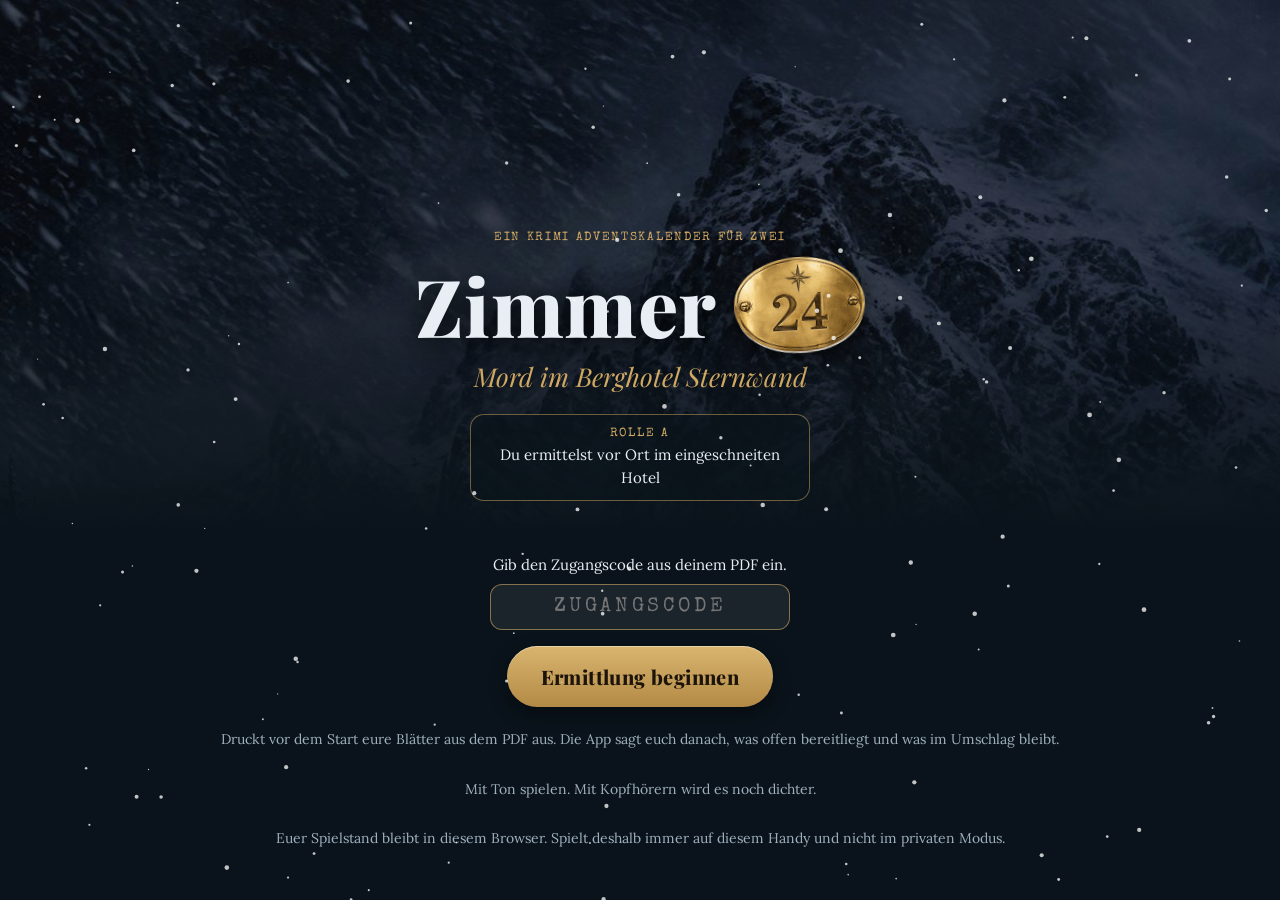
<file: index.html>
<!doctype html>
<html lang="de">
<head>
<meta charset="utf-8">
<meta name="viewport" content="width=device-width,initial-scale=1,viewport-fit=cover">
<title>Zimmer 24 · Mord im Berghotel Sternwand</title>
<meta name="theme-color" content="#0b141c">
<meta name="robots" content="noindex">
<link rel="preconnect" href="https://fonts.googleapis.com"><link rel="preconnect" href="https://fonts.gstatic.com" crossorigin>
<link href="https://fonts.googleapis.com/css2?family=Playfair+Display:ital,wght@0,600;0,800;1,600&family=Lora:ital,wght@0,400;0,600;1,400&family=Special+Elite&family=Caveat:wght@500;700&family=Barlow:wght@400;500;600;700&family=Barlow+Condensed:wght@600;700&family=Herr+Von+Muellerhoff&family=Courier+Prime:wght@400;700&display=swap" rel="stylesheet">
<link rel="stylesheet" href="style.css?v=15"><link rel="stylesheet" href="brand.css?v=15">
</head>
<body>
<canvas id="snow"></canvas>

<section id="s-start" class="screen on">
  <div class="start-bg"></div>
  <div class="start-in">
    <div class="kick">Ein Krimi Adventskalender für zwei</div>
    <h1 class="t24"><span>Zimmer</span><img src="a/schild24.png" alt="24"></h1>
    <div class="sub">Mord im Berghotel Sternwand</div>
    <div class="role-badge" id="role-badge"></div>
    <p id="giftline" class="giftline"></p>
    <div id="codebox" class="codebox">
      <p>Gib den Zugangscode aus deinem PDF ein.</p>
      <input id="code" autocomplete="off" autocapitalize="characters" placeholder="Zugangscode">
    </div>
    <button id="btn-start" class="btn big">Ermittlung beginnen</button>
    <p class="small">Druckt vor dem Start eure Blätter aus dem PDF aus. Die App sagt euch danach, was offen bereitliegt und was im Umschlag bleibt.</p>
    <p class="small">Mit Ton spielen. Mit Kopfhörern wird es noch dichter.</p>
    <p class="small">Euer Spielstand bleibt in diesem Browser. Spielt deshalb immer auf diesem Handy und nicht im privaten Modus.</p>
  </div>
</section>

<section id="s-name" class="screen">
  <div class="start-bg dim"></div>
  <div class="start-in mid">
    <div class="kick" id="name-kick"></div>
    <h2 class="h2">Wer ermittelt?</h2>
    <p class="lead2" id="name-lead"></p>
    <label class="fl"><span>Dein Name</span><input id="nm-me" maxlength="24" autocomplete="off" placeholder="Vorname"></label>
    <label class="fl"><span id="nm-pa-l"></span><input id="nm-pa" maxlength="24" autocomplete="off" placeholder="Vorname"></label>
    <button id="btn-name" class="btn big">Weiter</button>
    <p class="small">Die Namen erscheinen in der Geschichte, in Faxen und Datenbank und am Ende auf eurer Urkunde.</p>
  </div>
</section>

<section id="s-intro" class="screen">
  <div class="film" id="film"></div>
  <div class="film-sub" id="film-sub"></div>
  <div class="film-bar"><i id="film-prog"></i></div>
  <button class="btn ghost sm film-skip" id="btn-skip">Überspringen</button>
  <button class="btn big film-play" id="btn-film">Film starten</button>
  <div class="film-end" id="film-end"><p id="film-end-t"></p><button class="btn big" id="btn-film-go">Ermittlung beginnen</button></div>
</section>

<section id="s-kit" class="screen">
  <header class="top"><div><div class="kick" id="kit-kick"></div><div class="title" id="kit-title"></div></div><div class="topbtns"></div></header>
  <div class="kit-in" id="kit"></div>
</section>

<section id="s-desk" class="screen">
  <header class="top">
    <div><div class="kick" id="desk-kick"></div><div class="title">Berghotel Sternwand</div></div>
    <div class="topbtns"><button id="btn-akte" class="icon" title="Akte"></button><button id="btn-sound" class="icon" title="Ton"></button></div>
  </header>
  <div class="corridor">
    <p class="lead" id="desk-lead"></p>
    <div class="doors" id="doors"></div>
  </div>
  <p class="foot" id="deskfoot"></p>
</section>

<section id="s-day" class="screen">
  <header class="top">
    <button class="icon back" id="btn-back" title="Zurück"></button>
    <div class="ttl"><div class="kick" id="day-kick"></div><div class="title" id="day-title"></div></div>
    <div class="topbtns"><button id="btn-akte2" class="icon" title="Akte"></button></div>
  </header>
  <div class="day-in">
    <div class="scene" id="scene"></div>
    <div class="mods" id="mods"></div>
    <div class="codecard" id="codecard">
      <div class="cc-head"><span>Tagescode</span><span class="cc-note">Findet ihn nur gemeinsam</span></div>
      <div class="cc-row"><input id="daycode" autocomplete="off" autocapitalize="characters" placeholder="Code"><button class="btn" id="btn-check">Prüfen</button></div>
      <div class="hints" id="hints"></div>
    </div>
    <div class="reveal" id="reveal"></div>
  </div>
</section>

<section id="s-akte" class="screen">
  <header class="top">
    <button class="icon back" id="btn-akte-back" title="Zurück"></button>
    <div class="ttl"><div class="kick" id="akte-kick"></div><div class="title" id="akte-title"></div></div>
    <div class="topbtns"></div>
  </header>
  <div class="akte-tabs" id="akte-tabs"></div>
  <div class="akte-page" id="akte-page"></div>
</section>

<div id="viewer" class="viewer" aria-hidden="true">
  <div class="v-box"><button class="icon v-close" id="v-close" title="Schließen"></button><div id="v-body"></div></div>
</div>
<div id="toast" class="toast"></div>

<script src="tonfix.js?v=1"></script>
<script src="gate.js?v=15"></script>
<script src="icons.js?v=15"></script>
<script src="brand.js?v=15"></script>
<script src="docs.js?v=15"></script>
<script src="docs2.js?v=15"></script>
<script src="docs3.js?v=15"></script>
<script src="data.js?v=15"></script>
<script src="amb.js?v=15"></script>
<script src="app.js?v=15"></script>
<script src="days2.js?v=15"></script>
<script src="ext.js?v=15"></script>
<script src="days3.js?v=15"></script>
<script src="ext2.js?v=15"></script>
<script src="tx4.js?v=15"></script>
<script src="docs4.js?v=15"></script>
<script src="docs5.js?v=15"></script>
<script src="days4.js?v=15"></script>
<script src="ext3.js?v=15"></script>
<script src="ext4.js?v=15"></script>
<script src="ext5.js?v=15"></script>
<script src="fix.js?v=15"></script>
<div id="rot-hint"><svg viewBox="0 0 24 24"><rect x="7" y="2.5" width="10" height="19" rx="2.2"/><path d="M11 18.5h2"/></svg><b>Bitte hochkant halten</b><span>Zimmer 24 ist für das Hochformat gemacht.</span></div>
</body>
</html>
</file>
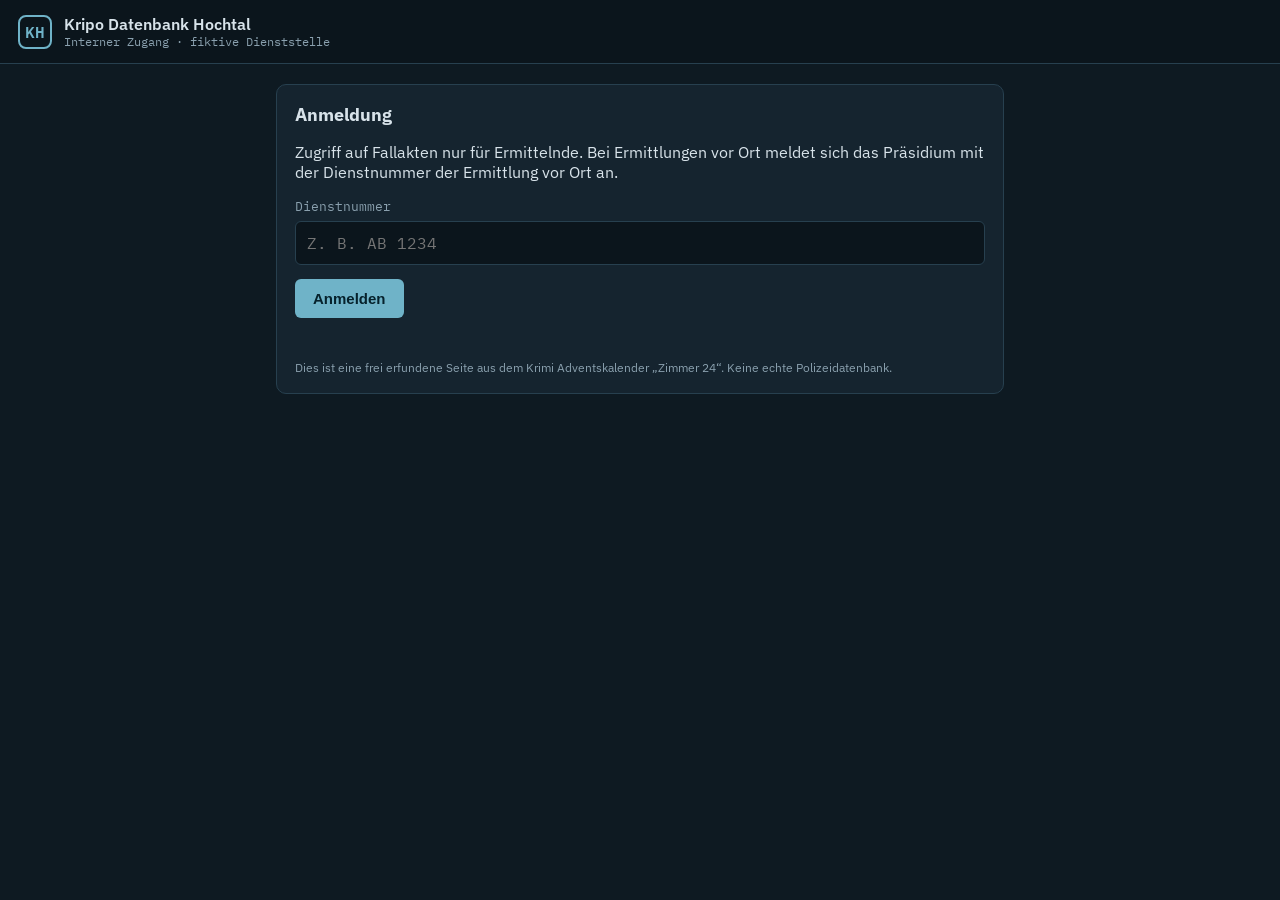
<file: db/index.html>
<!doctype html>
<html lang="de">
<head>
<meta charset="utf-8">
<meta name="viewport" content="width=device-width,initial-scale=1">
<title>Kripo Datenbank Hochtal</title>
<meta name="robots" content="noindex">
<link href="https://fonts.googleapis.com/css2?family=IBM+Plex+Mono:wght@400;600&family=IBM+Plex+Sans:wght@400;600&display=swap" rel="stylesheet">
<style>
:root{--bg:#0e1a22;--pan:#15242f;--line:#27404f;--acc:#6fb3c8;--txt:#d8e3ea;--mut:#8aa0ae;--warn:#d9a441}
*{box-sizing:border-box}body{margin:0;background:var(--bg);color:var(--txt);font-family:'IBM Plex Sans',system-ui,sans-serif;font-size:16px}
header{display:flex;align-items:center;gap:12px;padding:14px 18px;border-bottom:1px solid var(--line);background:#0b151c}
.logo{width:34px;height:34px;border:2px solid var(--acc);border-radius:8px;display:grid;place-items:center;font-family:'IBM Plex Mono';font-weight:600;color:var(--acc)}
.hn{font-weight:600}.hs{font-size:12px;color:var(--mut);font-family:'IBM Plex Mono'}
main{max-width:760px;margin:0 auto;padding:20px 16px 60px}
.box{background:var(--pan);border:1px solid var(--line);border-radius:10px;padding:18px;margin-bottom:16px}
label{display:block;font-size:13px;color:var(--mut);margin:10px 0 6px;font-family:'IBM Plex Mono'}
input{width:100%;background:#0b151c;border:1px solid var(--line);border-radius:6px;color:var(--txt);padding:11px;font-family:'IBM Plex Mono';font-size:16px;text-transform:uppercase;outline:none}
button{background:var(--acc);color:#06222c;border:0;border-radius:6px;padding:11px 18px;font-weight:600;margin-top:14px;cursor:pointer;font-size:15px}
.err{color:#e57373;font-size:14px;margin-top:10px;min-height:18px;font-family:'IBM Plex Mono'}
.fine{font-size:12px;color:var(--mut);margin-top:14px}
h2{font-size:18px;margin:0 0 10px}
.kv{display:grid;grid-template-columns:150px 1fr;gap:6px 12px;font-size:15px}.kv div:nth-child(odd){color:var(--mut);font-family:'IBM Plex Mono';font-size:13px}
.ass{display:flex;gap:14px;flex-wrap:wrap}.ass img{width:200px;max-width:100%;border-radius:6px;border:1px solid var(--line)}
.tag{display:inline-block;font-family:'IBM Plex Mono';font-size:12px;border:1px solid var(--warn);color:var(--warn);border-radius:4px;padding:1px 6px}
.lock{opacity:.55}
.hidden{display:none}
.bar{height:6px;background:#0b151c;border-radius:3px;overflow:hidden;margin-top:12px}.bar i{display:block;height:100%;width:0;background:var(--acc);transition:width 1.4s}
</style>
<style>.who{font-size:13px;color:var(--mut);margin:0 0 12px;padding:8px 12px;border:1px solid rgba(255,255,255,.12);border-radius:10px}.who b{color:inherit}</style>
</head>
<body>
<header><div class="logo">KH</div><div><div class="hn">Kripo Datenbank Hochtal</div><div class="hs">Interner Zugang · fiktive Dienststelle</div></div></header>
<main>
<div class="box" id="login">
 <h2>Anmeldung</h2>
 <p>Zugriff auf Fallakten nur für Ermittelnde. Bei Ermittlungen vor Ort meldet sich das Präsidium mit der Dienstnummer der Ermittlung vor Ort an.</p>
 <label>Dienstnummer</label><input id="dn" placeholder="z. B. AB 1234" autocomplete="off">
 <button id="go">Anmelden</button><div class="bar hidden" id="bar"><i></i></div>
 <div class="err" id="err"></div>
 <div class="fine">Dies ist eine frei erfundene Seite aus dem Krimi Adventskalender „Zimmer 24“. Keine echte Polizeidatenbank.</div>
</div>
<div id="app" class="hidden">
 <div class="who" id="who"></div>
 <div class="box"><h2>Vorgang 2412/26 · Todesermittlung</h2>
  <div class="kv"><div>Verstorbener</div><div>Wendt, Konrad, 69 Jahre</div><div>Fundort</div><div>Berghotel Sternwand, Suite 24, 4. Stock</div><div>Auffindezeit</div><div>1.12., 7:10 Uhr</div><div>Status</div><div><span class="tag">Tatort nicht erreichbar</span></div></div>
 </div>
 <div class="box"><h2>Asservat 1</h2>
  <div class="ass"><img src="../a/asservat1.jpg" alt="Asservat 1"><div class="kv" style="flex:1;min-width:220px">
   <div>Gegenstand</div><div>Eispickel, Holzschaft, Stahlkopf</div>
   <div>Fundort</div><div>Teppich neben dem Verstorbenen</div>
   <div>Anhaftungen</div><div>an der Spitze, Untersuchung folgt</div>
   <div>Gravur</div><div>Bergschule Sternwand</div>
   <div>Seriennummer</div><div><b>ES 44?1</b><br><span style="color:var(--mut);font-size:13px">dritte Ziffer durch Anhaftungen unleserlich</span></div>
  </div></div>
 </div>
 <div class="box lock"><h2>Asservat 2</h2><p>In Bearbeitung. Freigabe folgt im Lauf der Ermittlung.</p></div>
 <div class="box lock"><h2>Obduktion</h2><p>Leiche nicht erreichbar. Vorläufiger Bericht folgt.</p></div>
</div>
</main>
<script>
const H='1874abca7071fa373cbbe72d835c2715e7e3e67b7878a00ae81ba361492f4427';
const sha=async s=>{const b=await crypto.subtle.digest('SHA-256',new TextEncoder().encode(s));return [...new Uint8Array(b)].map(x=>x.toString(16).padStart(2,'0')).join('')};
const norm=s=>(s||'').toUpperCase().replace(/[^A-Z0-9]/g,'');
function open(){document.getElementById('login').classList.add('hidden');document.getElementById('app').classList.remove('hidden');
 let me='',pa='';try{const o=JSON.parse(localStorage.getItem('kz_sternwand_v1_B')||'{}');me=o.me||'';pa=o.pa||''}catch(x){}
 const esc=t=>String(t).replace(/[&<>"']/g,c=>'&#'+c.charCodeAt(0)+';');
 document.getElementById('who').innerHTML='Angemeldet: '+(me?'<b>'+esc(me)+'</b>, Präsidium':'Präsidium')+' · Dienstnummer HT 2412'+(pa?' ('+esc(pa)+', vor Ort)':'')}
try{if(sessionStorage.getItem('kh_ok')==='1')open()}catch(e){}
document.getElementById('go').onclick=async()=>{const v=norm(document.getElementById('dn').value),e=document.getElementById('err'),bar=document.getElementById('bar');e.textContent='';
 if(!v){e.textContent='Bitte Dienstnummer eingeben.';return}
 bar.classList.remove('hidden');bar.firstElementChild.style.width='0';requestAnimationFrame(()=>bar.firstElementChild.style.width='100%');
 setTimeout(async()=>{if(await sha('kh|'+v)===H){try{sessionStorage.setItem('kh_ok','1')}catch(x){}open()}else{bar.classList.add('hidden');e.textContent='Zugriff verweigert. Dienstnummer unbekannt oder nicht am Vorgang beteiligt.'}},1500)};
document.getElementById('dn').addEventListener('keydown',ev=>{if(ev.key==='Enter')document.getElementById('go').click()});
</script>
</body>
</html>
</file>
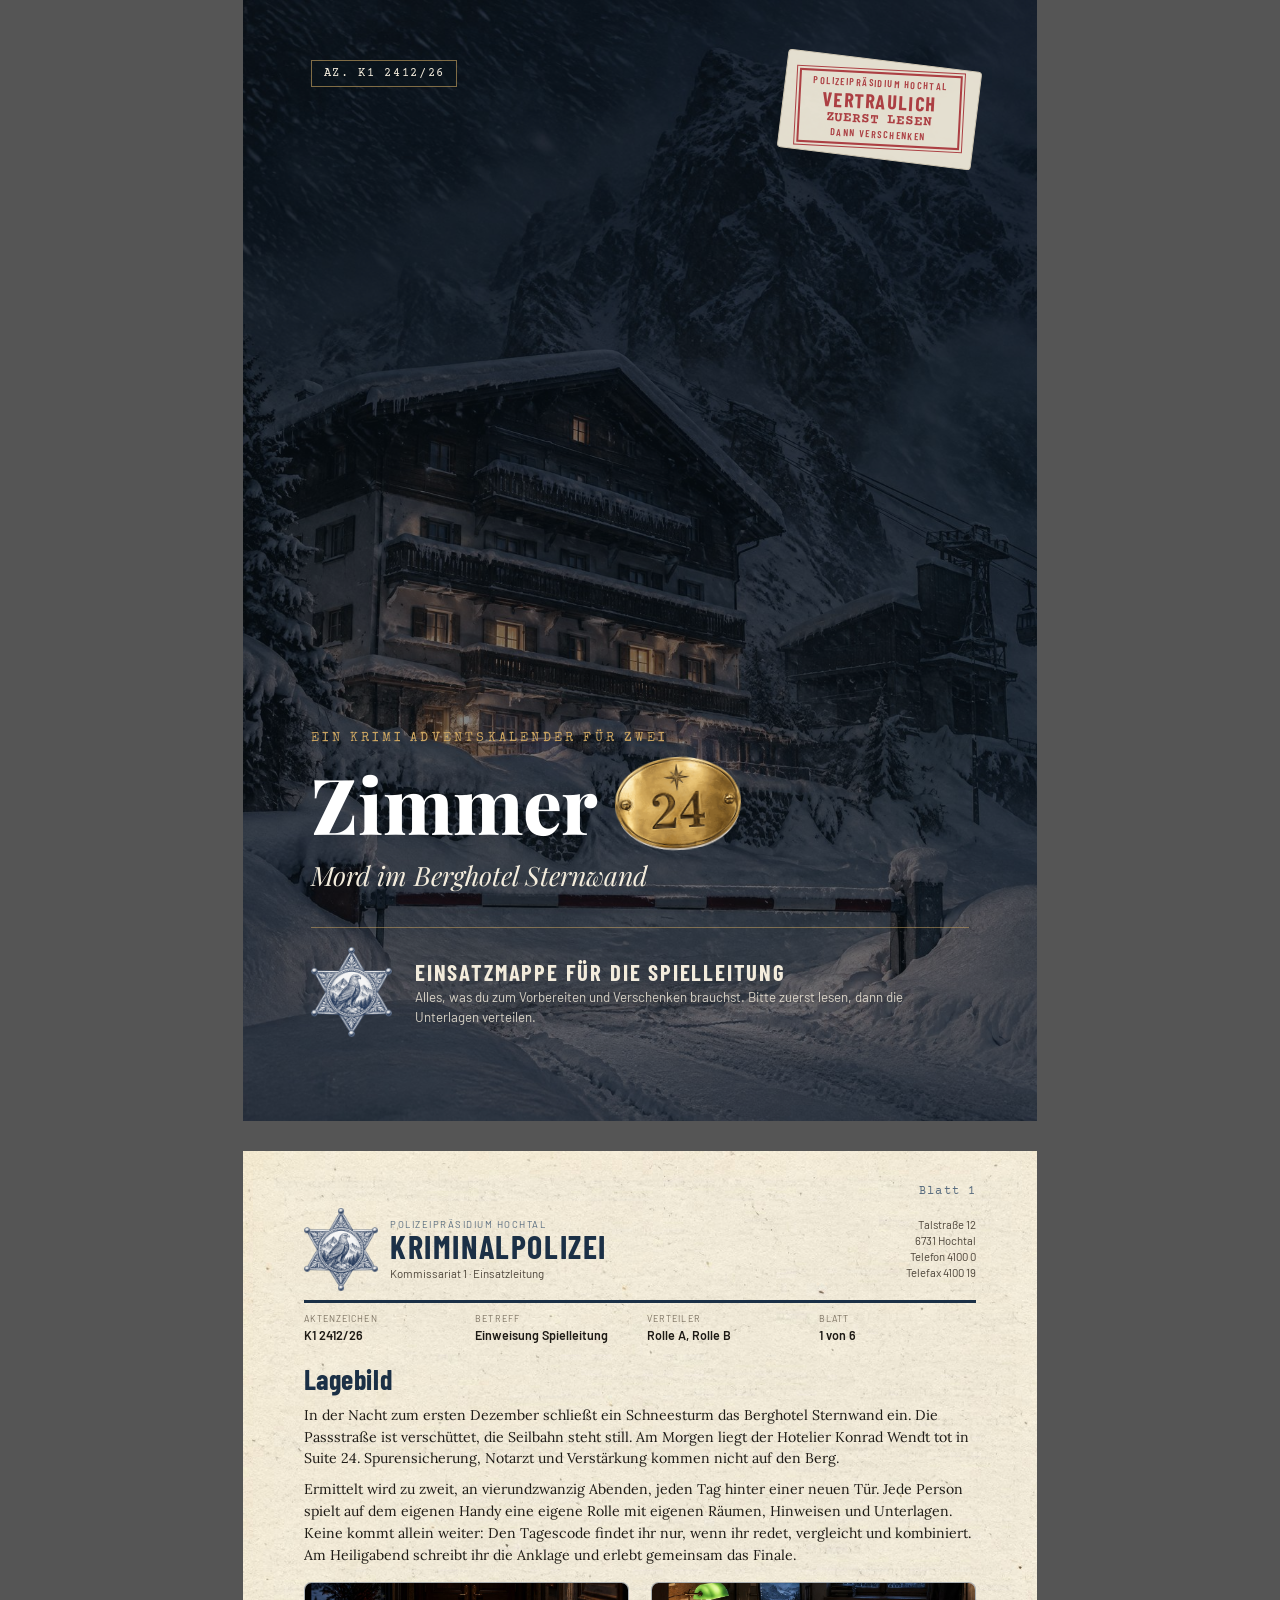
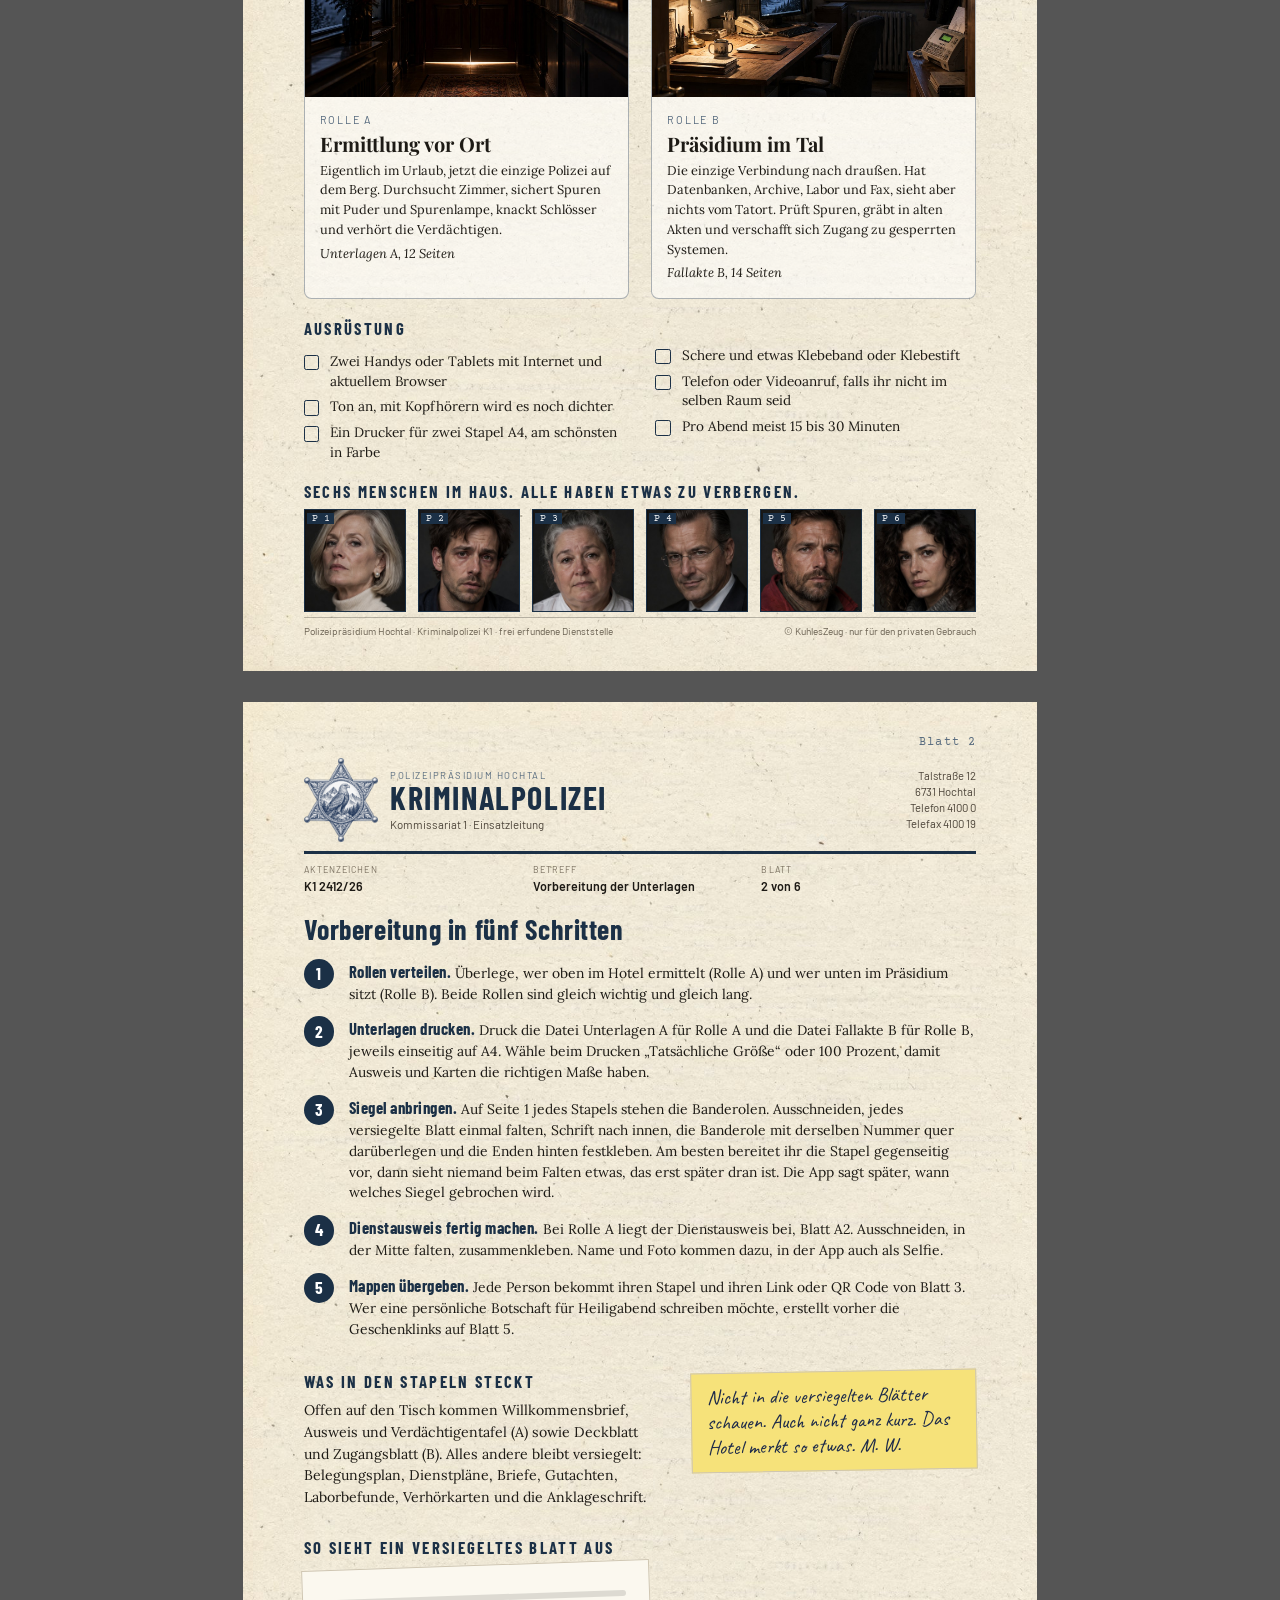
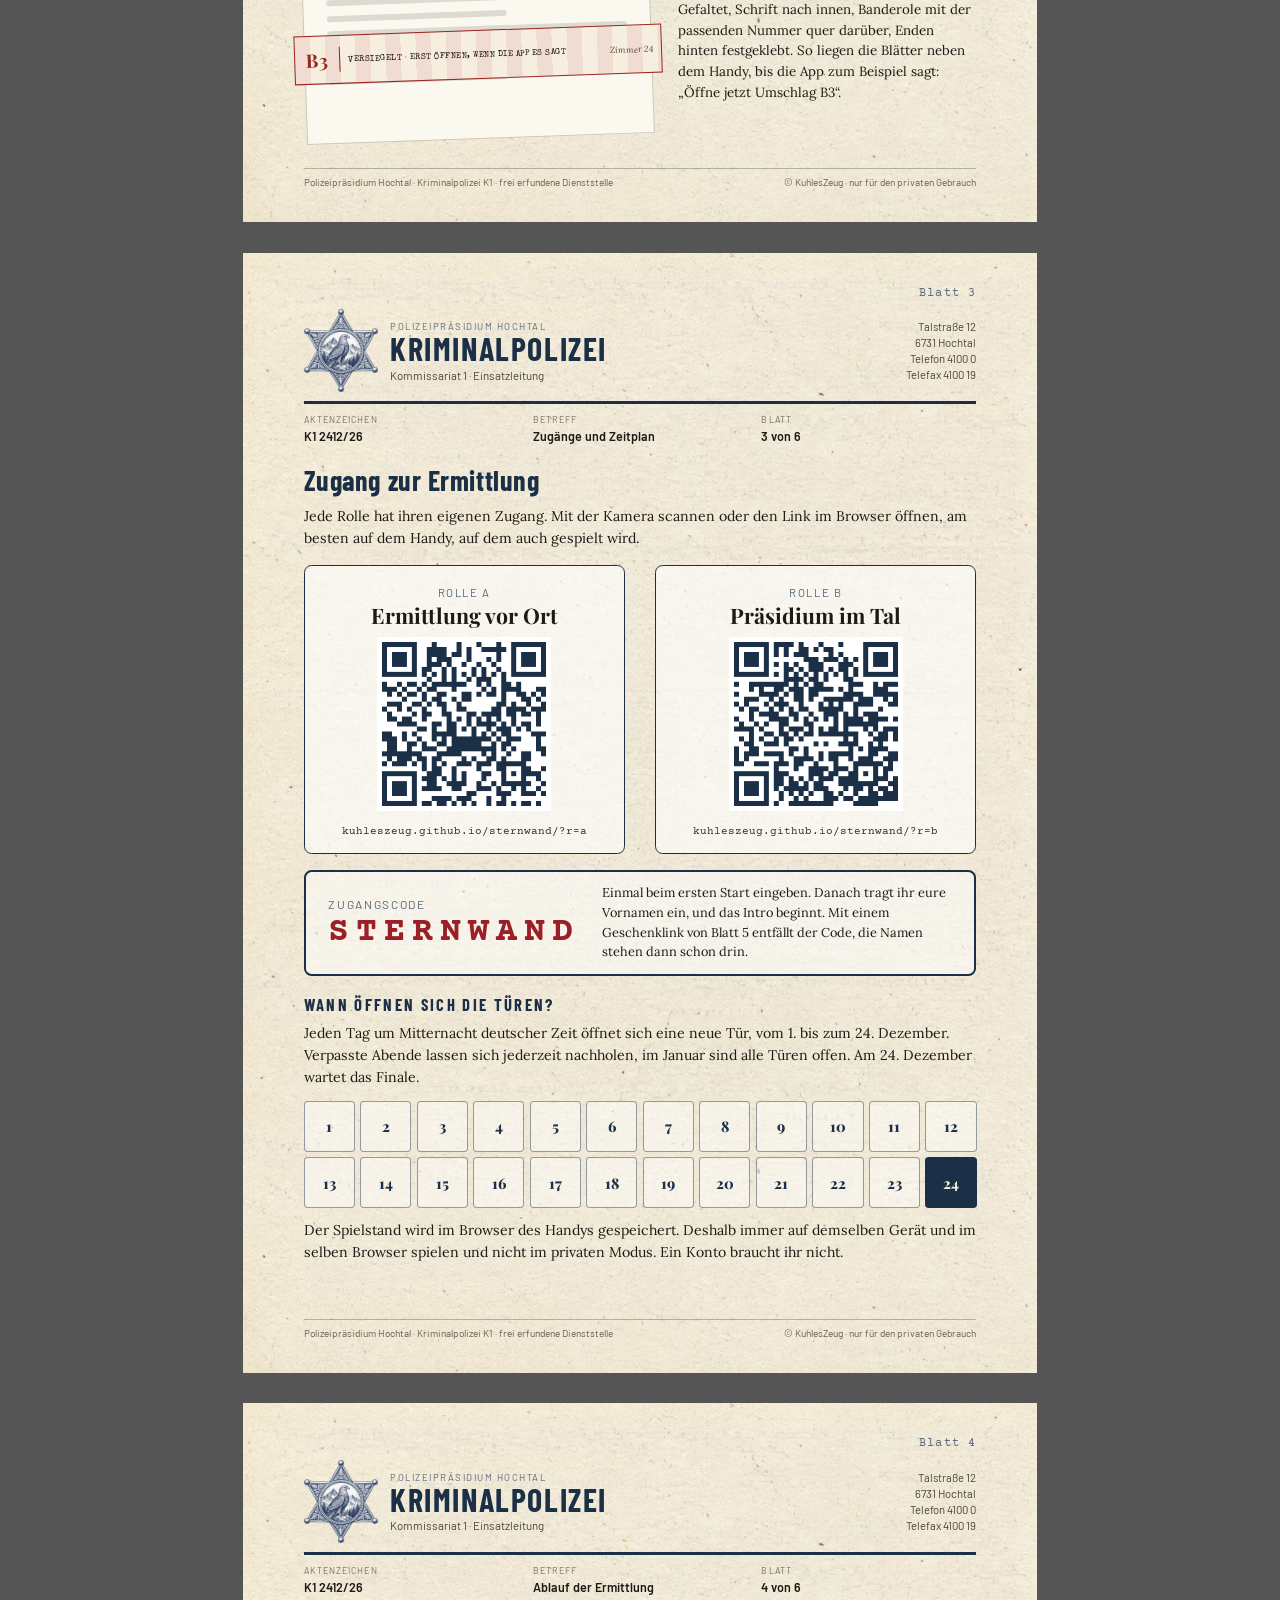
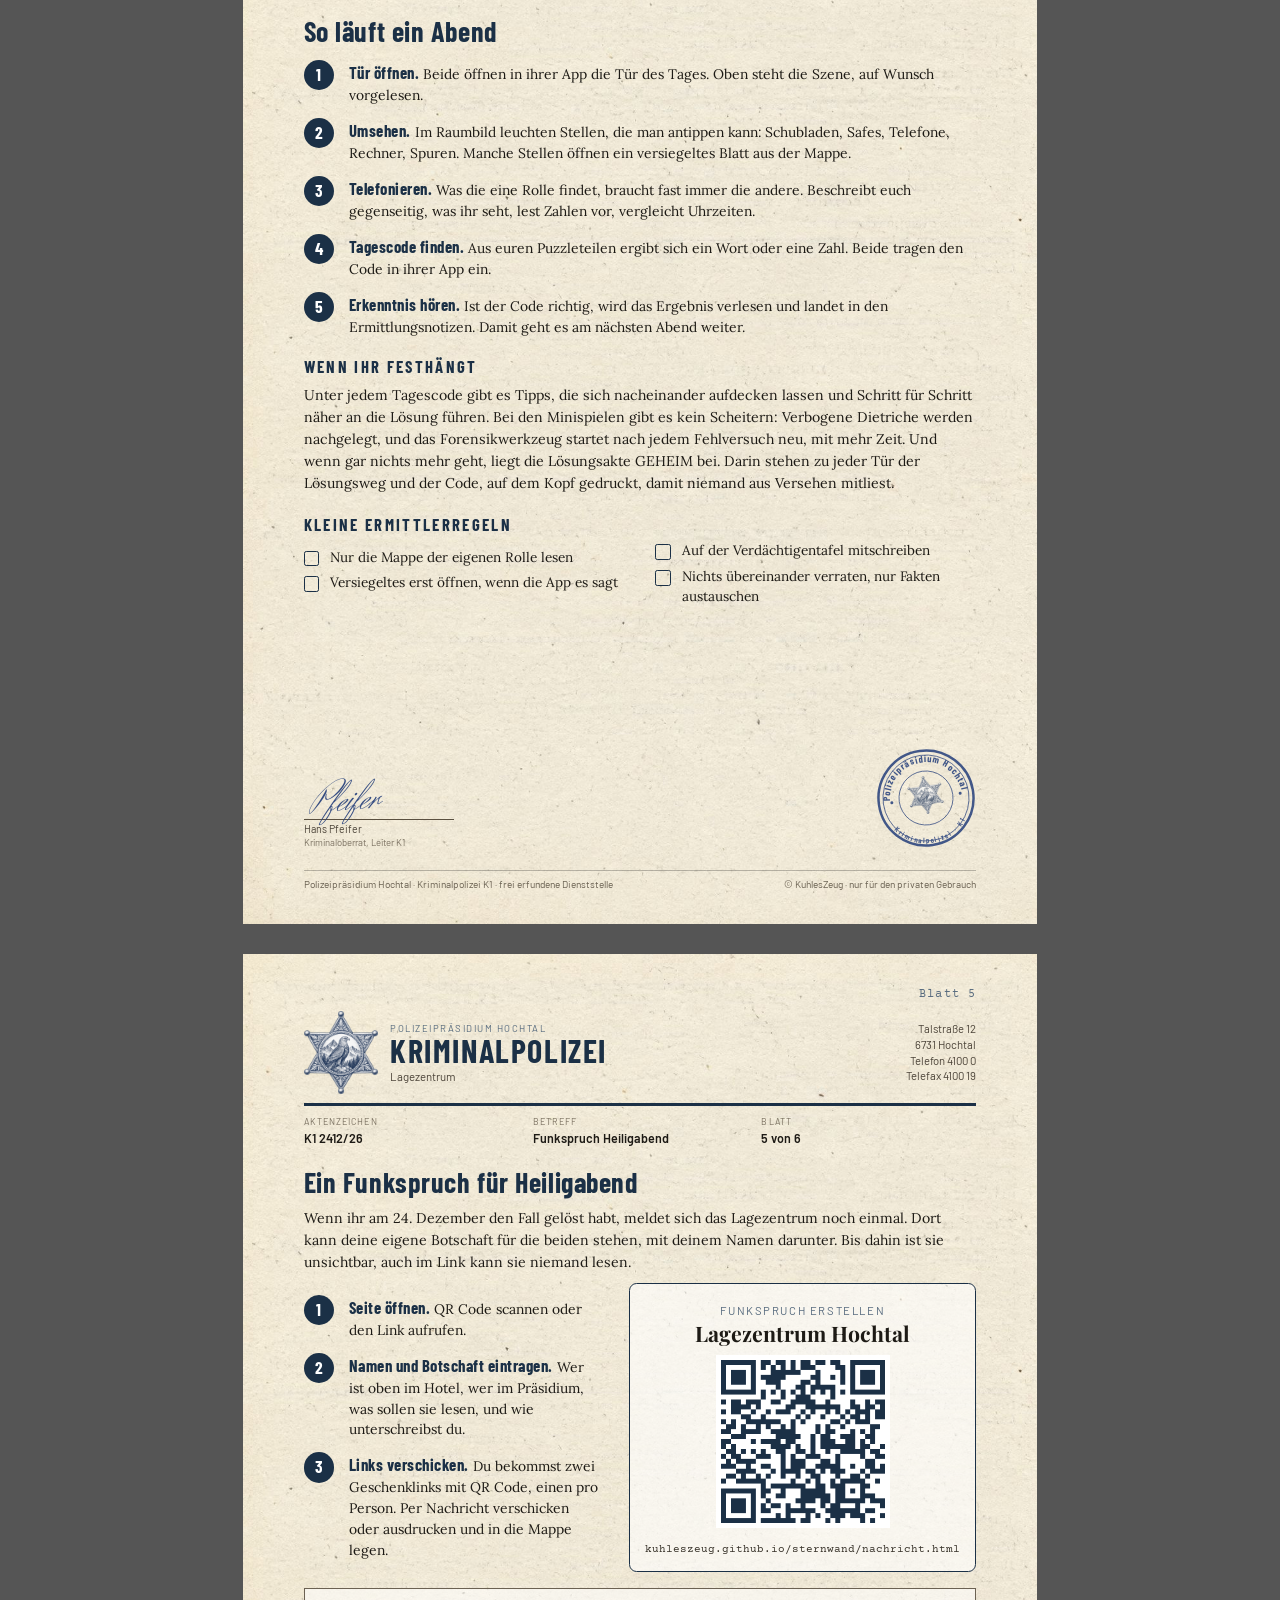
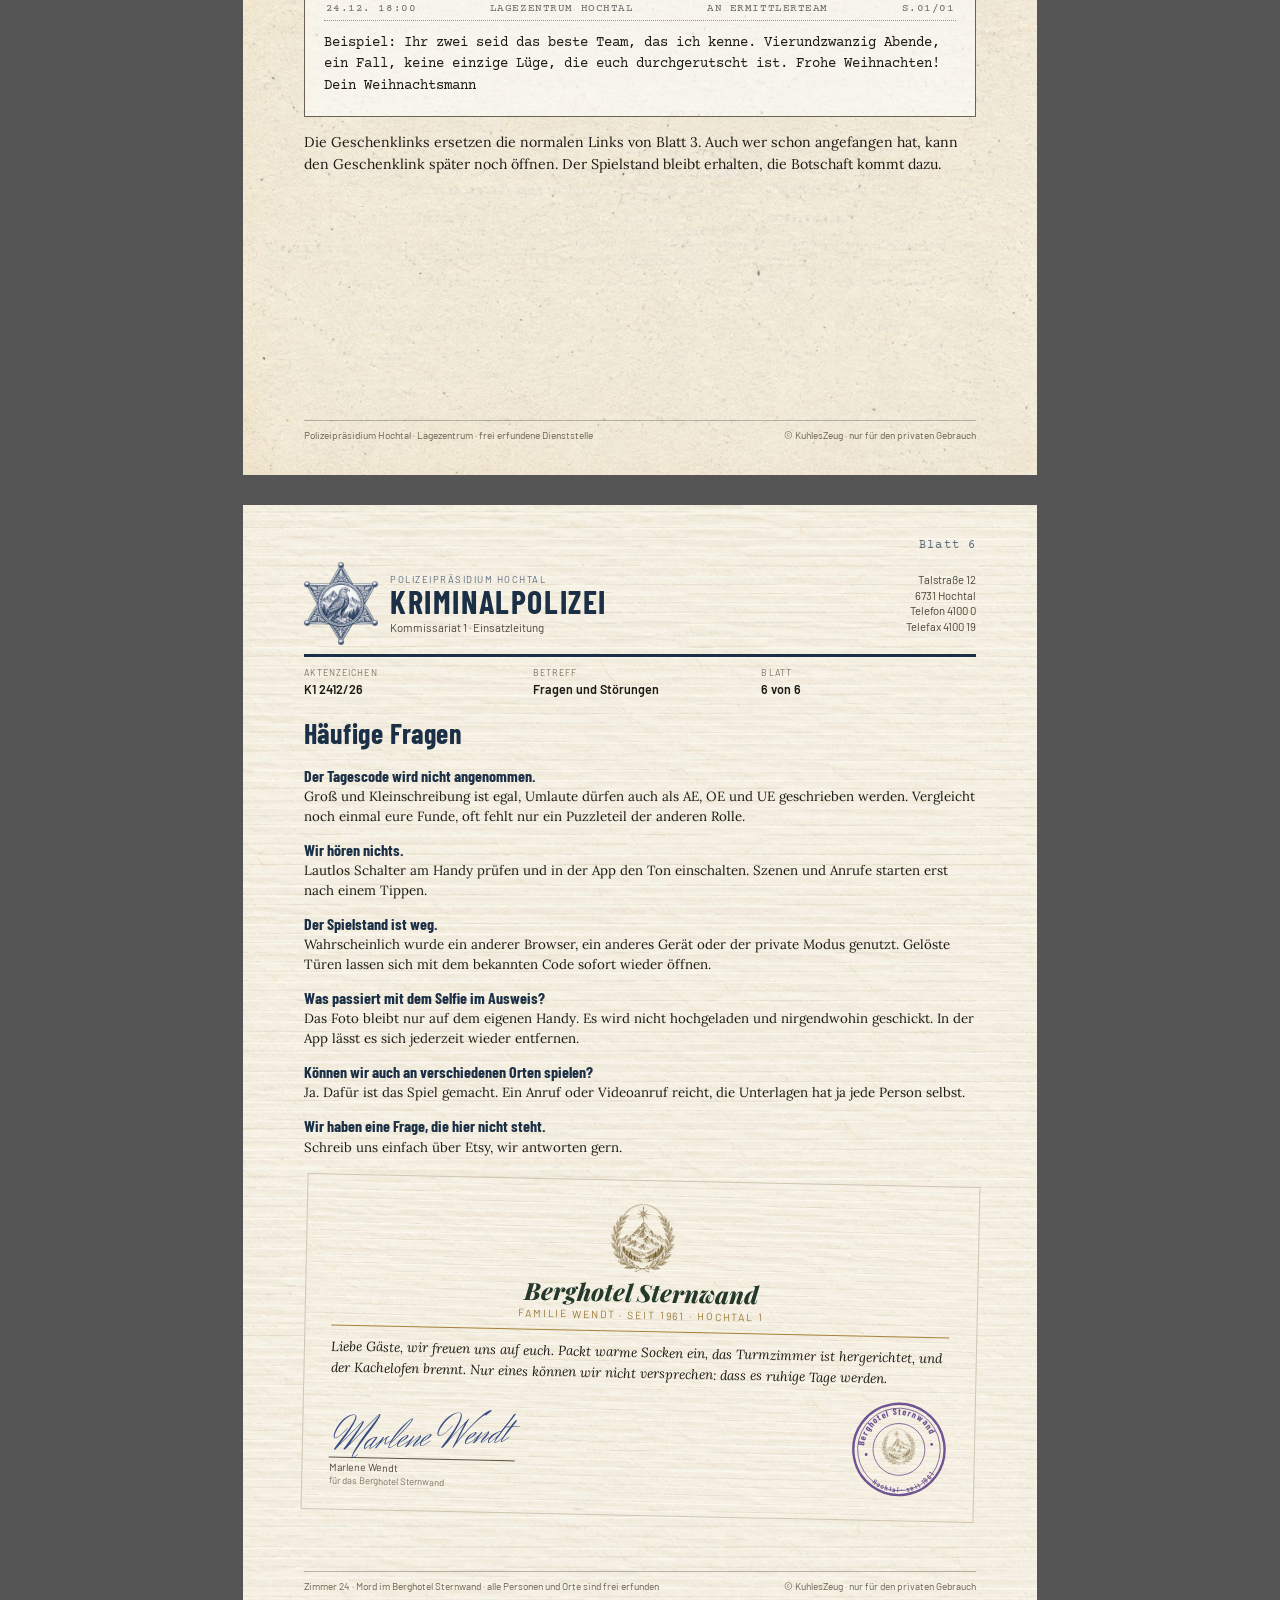
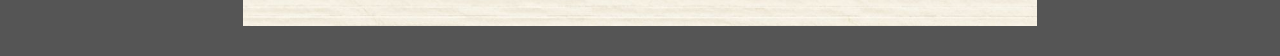
<file: anleitung.html>
<!doctype html>
<html lang="de"><head><meta charset="utf-8"><title>Einsatzmappe für die Spielleitung · Zimmer 24</title>
<link href="https://fonts.googleapis.com/css2?family=Playfair+Display:ital,wght@0,600;0,800;1,600&family=Lora:ital,wght@0,400;0,600;1,400&family=Special+Elite&family=Caveat:wght@500;700&family=Barlow:wght@400;500;600;700&family=Barlow+Condensed:wght@600;700&family=Herr+Von+Muellerhoff&family=Courier+Prime:wght@400;700&display=swap" rel="stylesheet">
<link rel="stylesheet" href="brand.css?v=10">
<style>
@page{size:A4;margin:0}
*{box-sizing:border-box}
html,body{margin:0;background:#555;color:#1d1a15;font-family:Lora,serif}
.pg{width:210mm;height:296.5mm;position:relative;overflow:hidden;margin:0 auto 8mm;background:#f1efe9 url(a/paper_amt.jpg) center/cover;padding:15mm 16mm 18mm;page-break-after:always;break-after:page}
.pg:last-of-type{page-break-after:auto;break-after:auto}
@media print{html,body{background:none}.pg{margin:0}}
.pg.hotel{background:#f7f1e2 url(a/paper_hotel.jpg) center/cover}
.ft{position:absolute;left:16mm;right:16mm;bottom:9mm;display:flex;justify-content:space-between;font-family:Barlow,sans-serif;font-size:7.5pt;color:#6a6152;border-top:1px solid rgba(0,0,0,.25);padding-top:2mm}
.no{position:absolute;right:16mm;top:9mm;font-family:'Courier Prime',monospace;font-size:9pt;color:#55697d;letter-spacing:.1em}
p{font-size:10.6pt;line-height:1.55;margin:2.4mm 0}
h2{font-family:'Barlow Condensed',sans-serif;font-weight:700;font-size:21pt;letter-spacing:.02em;color:#1b3046;margin:5mm 0 2mm}
h3{font-family:'Barlow Condensed',sans-serif;font-weight:700;font-size:12.5pt;letter-spacing:.14em;text-transform:uppercase;color:#1b3046;margin:5mm 0 1.5mm}
.lh{margin-bottom:4mm}.lh-logo{height:20mm}.lh-n b{font-size:24pt!important}.lh-a{font-size:8pt}
/* Deckblatt */
.cover{padding:0;background:#0b141c;color:#f3ecdc}
.cover .ph{position:absolute;inset:0;background:url(a/hotel.jpg) center/cover;filter:brightness(.78) saturate(.95)}
.cover .gr{position:absolute;inset:0;background:linear-gradient(180deg,rgba(11,20,28,.15) 0%,rgba(11,20,28,.2) 45%,rgba(11,20,28,.92) 78%)}
.cover .in{position:absolute;left:18mm;right:18mm;bottom:22mm}
.cover .k{font-family:'Special Elite',monospace;font-size:10pt;letter-spacing:.24em;text-transform:uppercase;color:#cfa863}
.cover h1{font-family:'Playfair Display',serif;font-weight:800;font-size:58pt;line-height:.95;margin:3mm 0 2mm;color:#fff}
.cover .s{font-family:'Playfair Display',serif;font-style:italic;font-size:20pt;color:#f3ecdc}
.cover .m{margin-top:9mm;display:flex;align-items:center;gap:6mm;border-top:1px solid rgba(207,168,99,.5);padding-top:5mm}
.cover .m img{height:24mm;filter:drop-shadow(0 0 3px rgba(0,0,0,.6))}
.cover .m b{display:block;font-family:'Barlow Condensed',sans-serif;font-weight:700;font-size:17pt;letter-spacing:.08em;text-transform:uppercase}
.cover .m span{font-family:Barlow,sans-serif;font-size:10pt;opacity:.85}
.cover .tag{position:absolute;right:16mm;top:16mm;transform:rotate(7deg);background:rgba(246,239,222,.92);padding:3mm 4mm;border-radius:1mm;box-shadow:0 2mm 6mm rgba(0,0,0,.5)}
.cover .tag .box-st{margin:0}
.cover .az{position:absolute;left:18mm;top:16mm;font-family:'Courier Prime',monospace;font-size:9pt;letter-spacing:.14em;background:rgba(11,20,28,.6);padding:1.5mm 3mm;border:1px solid rgba(207,168,99,.6)}
/* Rollen */
.roles{display:grid;grid-template-columns:1fr 1fr;gap:6mm;margin-top:4mm}
.role{background:rgba(255,255,255,.55);border:1px solid rgba(27,48,70,.35);border-radius:2mm;overflow:hidden}
.role img{width:100%;height:30mm;object-fit:cover;display:block}
.role div{padding:3mm 4mm}
.role span{font-family:Barlow,sans-serif;font-size:8pt;letter-spacing:.16em;text-transform:uppercase;color:#55697d}
.role b{display:block;font-family:'Playfair Display',serif;font-size:15pt;margin:.5mm 0 1mm}
.role p{font-size:9.6pt;margin:1mm 0}
.chk{columns:2;column-gap:8mm;margin:2mm 0;padding:0;list-style:none}
.chk li{break-inside:avoid;position:relative;padding-left:7mm;font-size:10.2pt;line-height:1.45;margin:1.6mm 0}
.chk li:before{content:'';position:absolute;left:0;top:.8mm;width:3.6mm;height:3.6mm;border:1.4px solid #1b3046;border-radius:.6mm}
.steps{counter-reset:s;margin:2mm 0;padding:0;list-style:none}
.steps li{counter-increment:s;position:relative;padding:0 0 0 12mm;margin:3.2mm 0;font-size:10.4pt;line-height:1.5;min-height:9mm}
.steps li:before{content:counter(s);position:absolute;left:0;top:0;width:8mm;height:8mm;border-radius:50%;background:#1b3046;color:#fff;font-family:'Barlow Condensed',sans-serif;font-weight:700;font-size:13pt;display:flex;align-items:center;justify-content:center}
.steps li b{font-family:'Barlow Condensed',sans-serif;font-size:12.5pt;letter-spacing:.03em;color:#1b3046}
.note{background:#f6e27a;padding:3mm 4mm;transform:rotate(-1deg);box-shadow:0 1.5mm 4mm rgba(0,0,0,.25);font-family:Caveat,cursive;font-size:15pt;line-height:1.25;color:#1d2a4a;margin:5mm 0 0 auto;max-width:85mm}
.qrs{display:grid;grid-template-columns:1fr 1fr;gap:8mm;margin:4mm 0}
.qr{border:1.5px solid #1b3046;border-radius:2mm;padding:4mm;text-align:center;background:rgba(255,255,255,.6)}
.qr img{width:46mm;height:46mm;display:block;margin:2mm auto}
.qr span{font-family:Barlow,sans-serif;font-size:8.5pt;letter-spacing:.14em;text-transform:uppercase;color:#55697d}
.qr b{display:block;font-family:'Playfair Display',serif;font-size:16pt}
.qr code{font-family:'Courier Prime',monospace;font-size:8.6pt;color:#3a352c}
.code{display:flex;align-items:center;gap:6mm;border:2.5px solid #1b3046;border-radius:2mm;padding:3mm 6mm;margin:4mm 0;background:rgba(255,255,255,.5)}
.code span{font-family:Barlow,sans-serif;font-size:9pt;letter-spacing:.14em;text-transform:uppercase;color:#55697d}
.code b{font-family:'Courier Prime',monospace;font-size:26pt;letter-spacing:.2em;color:#9a1f26}
.code p{margin:0;font-size:9.6pt}
.cal{display:grid;grid-template-columns:repeat(12,1fr);gap:1.4mm;margin:3mm 0}
.cal i{font-style:normal;aspect-ratio:1;border:1px solid rgba(27,48,70,.45);border-radius:1mm;display:flex;align-items:center;justify-content:center;font-family:'Playfair Display',serif;font-weight:800;font-size:11pt;color:#1b3046;background:rgba(255,255,255,.45)}
.cal i.x{background:#1b3046;color:#f3ecdc}
.tg{background:rgba(255,255,255,.55);border:1px solid #6b6152;padding:5mm;margin:4mm 0;font-family:'Courier Prime',monospace;font-size:10.4pt;line-height:1.55}
.tg .fxh{margin:-2mm 0 3mm}
.faq dt{font-family:'Barlow Condensed',sans-serif;font-weight:700;font-size:12pt;color:#1b3046;margin-top:3.4mm}
.faq dd{margin:.6mm 0 0;font-size:10pt;line-height:1.5}
.two{display:grid;grid-template-columns:1.25fr 1fr;gap:8mm;align-items:start}
.pc{background:#fbf6ea url(a/paper_hotel.jpg) center/cover;padding:6mm 7mm;box-shadow:0 2mm 6mm rgba(0,0,0,.25);transform:rotate(1.2deg);margin-top:6mm}
.pc .lh-c{margin-bottom:3mm}.pc .lh-c .lh-logo{height:18mm}.pc .lh-c b{font-size:18pt}
.pc p{font-size:10pt;font-style:italic}
.shot{width:100%;border-radius:2mm;box-shadow:0 2mm 6mm rgba(0,0,0,.3);display:block}
.sus{display:grid;grid-template-columns:repeat(6,1fr);gap:3mm;margin-top:2mm}
.sus figure{margin:0;position:relative}.sus img{width:100%;aspect-ratio:1/1;object-fit:cover;display:block;filter:grayscale(.55) contrast(1.05);border:1px solid #1b3046}
.sus figcaption{position:absolute;left:1mm;top:1mm;background:#1b3046;color:#fff;font-family:'Courier Prime',monospace;font-size:7.5pt;padding:0 1.2mm}
.sealx{display:grid;grid-template-columns:92mm 1fr;gap:7mm;align-items:center;margin-top:2mm}
.sx-p{position:relative;height:46mm;background:#fbf8ef;box-shadow:0 2mm 5mm rgba(0,0,0,.25),inset 0 -12mm 10mm -10mm rgba(0,0,0,.08);transform:rotate(-2deg);padding:5mm 6mm}
.sx-l{height:1.6mm;background:rgba(0,0,0,.12);margin:2.6mm 0;border-radius:1mm}.sx-l.s{width:60%}
.sx-b{position:absolute;left:-3mm;right:-3mm;top:17mm;height:13mm;display:flex;align-items:center;background:repeating-linear-gradient(90deg,rgba(154,36,32,.12) 0 4mm,#f6efdf 4mm 8mm);border:1px solid #9a2420;box-shadow:0 1mm 2mm rgba(0,0,0,.2)}
.sx-b b{font-family:'Playfair Display',serif;font-size:14pt;color:#9a2420;padding:0 3mm;border-right:1px solid #9a2420}
.sx-b span{white-space:nowrap;font-family:'Special Elite',monospace;font-size:6.3pt;letter-spacing:.06em;text-transform:uppercase;padding:0 2mm;flex:1}.sx-b i{font-family:Lora,serif;font-size:6.5pt;padding-right:2mm;color:#5a4a33}
.sx-t{font-size:10pt}

/* Druck in jedem PDF Programm gleich */
*{box-shadow:none!important;text-shadow:none!important;filter:none!important;mix-blend-mode:normal!important}
.cover .gr,.gr{background:rgba(11,20,28,.5)!important}
.sx-b{background:repeating-linear-gradient(90deg,#f0dcd2 0 4mm,#f6efdf 4mm 8mm)!important}
.note,.sx-p,.pc,.tag{border:.25mm solid #cfc6b2}
</style></head><body>

<!-- Seite 1: Deckblatt -->
<section class="pg cover"><div class="ph"></div><div class="gr"></div>
 <div class="az">AZ. K1 2412/26</div>
 <div class="tag" id="tag"></div>
 <div class="in"><div class="k">Ein Krimi Adventskalender für zwei</div><h1 class="t24"><span>Zimmer</span><img src="a/schild24.png" alt="24"></h1><div class="s">Mord im Berghotel Sternwand</div>
  <div class="m"><img src="a/logo_polizei.png" alt=""><div><b>Einsatzmappe für die Spielleitung</b><span>Alles, was du zum Vorbereiten und Verschenken brauchst. Bitte zuerst lesen, dann die Unterlagen verteilen.</span></div></div></div>
</section>

<!-- Seite 2: Lagebild -->
<section class="pg"><div class="no">Blatt 1</div>
 <div id="lh1"></div>
 <h2>Lagebild</h2>
 <p>In der Nacht zum ersten Dezember schließt ein Schneesturm das Berghotel Sternwand ein. Die Passstraße ist verschüttet, die Seilbahn steht still. Am Morgen liegt der Hotelier Konrad Wendt tot in Suite 24. Spurensicherung, Notarzt und Verstärkung kommen nicht auf den Berg.</p>
 <p>Ermittelt wird zu zweit, an vierundzwanzig Abenden, jeden Tag hinter einer neuen Tür. Jede Person spielt auf dem eigenen Handy eine eigene Rolle mit eigenen Räumen, Hinweisen und Unterlagen. Keine kommt allein weiter: Den Tagescode findet ihr nur, wenn ihr redet, vergleicht und kombiniert. Am Heiligabend schreibt ihr die Anklage und erlebt gemeinsam das Finale.</p>
 <div class="roles">
  <div class="role"><img src="a/a_suite.jpg" alt=""><div><span>Rolle A</span><b>Ermittlung vor Ort</b><p>Eigentlich im Urlaub, jetzt die einzige Polizei auf dem Berg. Durchsucht Zimmer, sichert Spuren mit Puder und Spurenlampe, knackt Schlösser und verhört die Verdächtigen.</p><p><i>Unterlagen A, 12 Seiten</i></p></div></div>
  <div class="role"><img src="a/pb_buero.jpg" alt=""><div><span>Rolle B</span><b>Präsidium im Tal</b><p>Die einzige Verbindung nach draußen. Hat Datenbanken, Archive, Labor und Fax, sieht aber nichts vom Tatort. Prüft Spuren, gräbt in alten Akten und verschafft sich Zugang zu gesperrten Systemen.</p><p><i>Fallakte B, 14 Seiten</i></p></div></div>
 </div>
 <h3>Ausrüstung</h3>
 <ul class="chk"><li>Zwei Handys oder Tablets mit Internet und aktuellem Browser</li><li>Ton an, mit Kopfhörern wird es noch dichter</li><li>Ein Drucker für zwei Stapel A4, am schönsten in Farbe</li><li>Schere und etwas Klebeband oder Klebestift</li><li>Telefon oder Videoanruf, falls ihr nicht im selben Raum seid</li><li>Pro Abend meist 15 bis 30 Minuten</li></ul>
 <h3>Sechs Menschen im Haus. Alle haben etwas zu verbergen.</h3>
 <div class="sus"><figure><img src="a/p_marlene.jpg" alt=""><figcaption>P 1</figcaption></figure><figure><img src="a/p_jonas.jpg" alt=""><figcaption>P 2</figcaption></figure><figure><img src="a/p_ilse.jpg" alt=""><figcaption>P 3</figcaption></figure><figure><img src="a/p_ahrens.jpg" alt=""><figcaption>P 4</figcaption></figure><figure><img src="a/p_tom.jpg" alt=""><figcaption>P 5</figcaption></figure><figure><img src="a/p_sophie.jpg" alt=""><figcaption>P 6</figcaption></figure></div>
 <div class="ft"><span>Polizeipräsidium Hochtal · Kriminalpolizei K1 · frei erfundene Dienststelle</span><span>© KuhlesZeug · nur für den privaten Gebrauch</span></div>
</section>

<!-- Seite 3: Vorbereitung -->
<section class="pg"><div class="no">Blatt 2</div>
 <div id="lh2"></div>
 <h2>Vorbereitung in fünf Schritten</h2>
 <ol class="steps">
  <li><b>Rollen verteilen.</b> Überlege, wer oben im Hotel ermittelt (Rolle A) und wer unten im Präsidium sitzt (Rolle B). Beide Rollen sind gleich wichtig und gleich lang.</li>
  <li><b>Unterlagen drucken.</b> Druck die Datei Unterlagen A für Rolle A und die Datei Fallakte B für Rolle B, jeweils einseitig auf A4. Wähle beim Drucken „Tatsächliche Größe“ oder 100 Prozent, damit Ausweis und Karten die richtigen Maße haben.</li>
  <li><b>Siegel anbringen.</b> Auf Seite 1 jedes Stapels stehen die Banderolen. Ausschneiden, jedes versiegelte Blatt einmal falten, Schrift nach innen, die Banderole mit derselben Nummer quer darüberlegen und die Enden hinten festkleben. Am besten bereitet ihr die Stapel gegenseitig vor, dann sieht niemand beim Falten etwas, das erst später dran ist. Die App sagt später, wann welches Siegel gebrochen wird.</li>
  <li><b>Dienstausweis fertig machen.</b> Bei Rolle A liegt der Dienstausweis bei, Blatt A2. Ausschneiden, in der Mitte falten, zusammenkleben. Name und Foto kommen dazu, in der App auch als Selfie.</li>
  <li><b>Mappen übergeben.</b> Jede Person bekommt ihren Stapel und ihren Link oder QR Code von Blatt 3. Wer eine persönliche Botschaft für Heiligabend schreiben möchte, erstellt vorher die Geschenklinks auf Blatt 5.</li>
 </ol>
 <div class="two">
  <div><h3>Was in den Stapeln steckt</h3><p>Offen auf den Tisch kommen Willkommensbrief, Ausweis und Verdächtigentafel (A) sowie Deckblatt und Zugangsblatt (B). Alles andere bleibt versiegelt: Belegungsplan, Dienstpläne, Briefe, Gutachten, Laborbefunde, Verhörkarten und die Anklageschrift.</p></div>
  <div class="note">Nicht in die versiegelten Blätter schauen. Auch nicht ganz kurz. Das Hotel merkt so etwas. M. W.</div>
 </div>
 <h3>So sieht ein versiegeltes Blatt aus</h3>
 <div class="sealx"><div class="sx-p"><div class="sx-l"></div><div class="sx-l s"></div><div class="sx-l"></div><div class="sx-l s"></div><div class="sx-b"><b>B3</b><span>Versiegelt · erst öffnen, wenn die App es sagt</span><i>Zimmer 24</i></div><div class="sx-l"></div><div class="sx-l s"></div></div>
 <p class="sx-t">Gefaltet, Schrift nach innen, Banderole mit der passenden Nummer quer darüber, Enden hinten festgeklebt. So liegen die Blätter neben dem Handy, bis die App zum Beispiel sagt: „Öffne jetzt Umschlag B3“.</p></div>
 <div class="ft"><span>Polizeipräsidium Hochtal · Kriminalpolizei K1 · frei erfundene Dienststelle</span><span>© KuhlesZeug · nur für den privaten Gebrauch</span></div>
</section>

<!-- Seite 4: Zugang -->
<section class="pg"><div class="no">Blatt 3</div>
 <div id="lh3"></div>
 <h2>Zugang zur Ermittlung</h2>
 <p>Jede Rolle hat ihren eigenen Zugang. Mit der Kamera scannen oder den Link im Browser öffnen, am besten auf dem Handy, auf dem auch gespielt wird.</p>
 <div class="qrs">
  <div class="qr"><span>Rolle A</span><b>Ermittlung vor Ort</b><img src="a/qr_a.png" alt=""><code>kuhleszeug.github.io/sternwand/?r=a</code></div>
  <div class="qr"><span>Rolle B</span><b>Präsidium im Tal</b><img src="a/qr_b.png" alt=""><code>kuhleszeug.github.io/sternwand/?r=b</code></div>
 </div>
 <div class="code"><div><span>Zugangscode</span><br><b>STERNWAND</b></div><p>Einmal beim ersten Start eingeben. Danach tragt ihr eure Vornamen ein, und das Intro beginnt. Mit einem Geschenklink von Blatt 5 entfällt der Code, die Namen stehen dann schon drin.</p></div>
 <h3>Wann öffnen sich die Türen?</h3>
 <p>Jeden Tag um Mitternacht deutscher Zeit öffnet sich eine neue Tür, vom 1. bis zum 24. Dezember. Verpasste Abende lassen sich jederzeit nachholen, im Januar sind alle Türen offen. Am 24. Dezember wartet das Finale.</p>
 <div class="cal">
  <i>1</i><i>2</i><i>3</i><i>4</i><i>5</i><i>6</i><i>7</i><i>8</i><i>9</i><i>10</i><i>11</i><i>12</i><i>13</i><i>14</i><i>15</i><i>16</i><i>17</i><i>18</i><i>19</i><i>20</i><i>21</i><i>22</i><i>23</i><i class="x">24</i>
 </div>
 <p>Der Spielstand wird im Browser des Handys gespeichert. Deshalb immer auf demselben Gerät und im selben Browser spielen und nicht im privaten Modus. Ein Konto braucht ihr nicht.</p>
 <div class="ft"><span>Polizeipräsidium Hochtal · Kriminalpolizei K1 · frei erfundene Dienststelle</span><span>© KuhlesZeug · nur für den privaten Gebrauch</span></div>
</section>

<!-- Seite 5: Ein Abend -->
<section class="pg"><div class="no">Blatt 4</div>
 <div id="lh4"></div>
 <h2>So läuft ein Abend</h2>
 <ol class="steps">
  <li><b>Tür öffnen.</b> Beide öffnen in ihrer App die Tür des Tages. Oben steht die Szene, auf Wunsch vorgelesen.</li>
  <li><b>Umsehen.</b> Im Raumbild leuchten Stellen, die man antippen kann: Schubladen, Safes, Telefone, Rechner, Spuren. Manche Stellen öffnen ein versiegeltes Blatt aus der Mappe.</li>
  <li><b>Telefonieren.</b> Was die eine Rolle findet, braucht fast immer die andere. Beschreibt euch gegenseitig, was ihr seht, lest Zahlen vor, vergleicht Uhrzeiten.</li>
  <li><b>Tagescode finden.</b> Aus euren Puzzleteilen ergibt sich ein Wort oder eine Zahl. Beide tragen den Code in ihrer App ein.</li>
  <li><b>Erkenntnis hören.</b> Ist der Code richtig, wird das Ergebnis verlesen und landet in den Ermittlungsnotizen. Damit geht es am nächsten Abend weiter.</li>
 </ol>
 <h3>Wenn ihr festhängt</h3>
 <p>Unter jedem Tagescode gibt es Tipps, die sich nacheinander aufdecken lassen und Schritt für Schritt näher an die Lösung führen. Bei den Minispielen gibt es kein Scheitern: Verbogene Dietriche werden nachgelegt, und das Forensikwerkzeug startet nach jedem Fehlversuch neu, mit mehr Zeit. Und wenn gar nichts mehr geht, liegt die Lösungsakte GEHEIM bei. Darin stehen zu jeder Tür der Lösungsweg und der Code, auf dem Kopf gedruckt, damit niemand aus Versehen mitliest.</p>
 <h3>Kleine Ermittlerregeln</h3>
 <ul class="chk"><li>Nur die Mappe der eigenen Rolle lesen</li><li>Versiegeltes erst öffnen, wenn die App es sagt</li><li>Auf der Verdächtigentafel mitschreiben</li><li>Nichts übereinander verraten, nur Fakten austauschen</li></ul>
 <div class="ft"><span>Polizeipräsidium Hochtal · Kriminalpolizei K1 · frei erfundene Dienststelle</span><span>© KuhlesZeug · nur für den privaten Gebrauch</span></div>
</section>

<!-- Seite 6: Funkspruch -->
<section class="pg"><div class="no">Blatt 5</div>
 <div id="lh5"></div>
 <h2>Ein Funkspruch für Heiligabend</h2>
 <p>Wenn ihr am 24. Dezember den Fall gelöst habt, meldet sich das Lagezentrum noch einmal. Dort kann deine eigene Botschaft für die beiden stehen, mit deinem Namen darunter. Bis dahin ist sie unsichtbar, auch im Link kann sie niemand lesen.</p>
 <div class="two">
  <div><ol class="steps">
   <li><b>Seite öffnen.</b> QR Code scannen oder den Link aufrufen.</li>
   <li><b>Namen und Botschaft eintragen.</b> Wer ist oben im Hotel, wer im Präsidium, was sollen sie lesen, und wie unterschreibst du.</li>
   <li><b>Links verschicken.</b> Du bekommst zwei Geschenklinks mit QR Code, einen pro Person. Per Nachricht verschicken oder ausdrucken und in die Mappe legen.</li>
  </ol></div>
  <div class="qr"><span>Funkspruch erstellen</span><b>Lagezentrum Hochtal</b><img src="a/qr_funk.png" alt=""><code>kuhleszeug.github.io/sternwand/nachricht.html</code></div>
 </div>
 <div class="tg"><div class="fxh"><span>24.12. 18:00</span><span>LAGEZENTRUM HOCHTAL</span><span>AN ERMITTLERTEAM</span><span>S.01/01</span></div>
  Beispiel: Ihr zwei seid das beste Team, das ich kenne. Vierundzwanzig Abende, ein Fall, keine einzige Lüge, die euch durchgerutscht ist. Frohe Weihnachten! Dein Weihnachtsmann</div>
 <p>Die Geschenklinks ersetzen die normalen Links von Blatt 3. Auch wer schon angefangen hat, kann den Geschenklink später noch öffnen. Der Spielstand bleibt erhalten, die Botschaft kommt dazu.</p>
 <div class="ft"><span>Polizeipräsidium Hochtal · Lagezentrum · frei erfundene Dienststelle</span><span>© KuhlesZeug · nur für den privaten Gebrauch</span></div>
</section>

<!-- Seite 7: Fragen und Gruß -->
<section class="pg hotel"><div class="no">Blatt 6</div>
 <div id="lh6"></div>
 <h2>Häufige Fragen</h2>
 <dl class="faq">
  <dt>Der Tagescode wird nicht angenommen.</dt><dd>Groß und Kleinschreibung ist egal, Umlaute dürfen auch als AE, OE und UE geschrieben werden. Vergleicht noch einmal eure Funde, oft fehlt nur ein Puzzleteil der anderen Rolle.</dd>
  <dt>Wir hören nichts.</dt><dd>Lautlos Schalter am Handy prüfen und in der App den Ton einschalten. Szenen und Anrufe starten erst nach einem Tippen.</dd>
  <dt>Der Spielstand ist weg.</dt><dd>Wahrscheinlich wurde ein anderer Browser, ein anderes Gerät oder der private Modus genutzt. Gelöste Türen lassen sich mit dem bekannten Code sofort wieder öffnen.</dd>
  <dt>Was passiert mit dem Selfie im Ausweis?</dt><dd>Das Foto bleibt nur auf dem eigenen Handy. Es wird nicht hochgeladen und nirgendwohin geschickt. In der App lässt es sich jederzeit wieder entfernen.</dd>
  <dt>Können wir auch an verschiedenen Orten spielen?</dt><dd>Ja. Dafür ist das Spiel gemacht. Ein Anruf oder Videoanruf reicht, die Unterlagen hat ja jede Person selbst.</dd>
  <dt>Wir haben eine Frage, die hier nicht steht.</dt><dd>Schreib uns einfach über Etsy, wir antworten gern.</dd>
 </dl>
 <div class="pc"><div class="lh-c sm"><img class="lh-logo" src="a/logo_hotel.png" alt=""><b>Berghotel Sternwand</b><span>Familie Wendt · seit 1961 · Hochtal 1</span></div>
  <p>Liebe Gäste, wir freuen uns auf euch. Packt warme Socken ein, das Turmzimmer ist hergerichtet, und der Kachelofen brennt. Nur eines können wir nicht versprechen: dass es ruhige Tage werden.</p>
  <div class="sig-row" style="justify-content:space-between"><div id="sg1"></div><div id="st1"></div></div></div>
 <div class="ft"><span>Zimmer 24 · Mord im Berghotel Sternwand · alle Personen und Orte sind frei erfunden</span><span>© KuhlesZeug · nur für den privaten Gebrauch</span></div>
</section>

<script src="brand.js?v=9"></script>
<script>
const AZ='K1 2412/26';
document.getElementById('tag').innerHTML=BR.box({k:'Polizeipräsidium Hochtal',t:'Vertraulich',d:'ZUERST LESEN',f:'dann verschenken',c:'red',r:0});
const L=(t,refs)=>BR.lh('kripo',{dept:'Kommissariat 1 · Einsatzleitung',refs});
document.getElementById('lh1').innerHTML=L(0,[['Aktenzeichen',AZ],['Betreff','Einweisung Spielleitung'],['Verteiler','Rolle A, Rolle B'],['Blatt','1 von 6']]);
document.getElementById('lh2').innerHTML=L(0,[['Aktenzeichen',AZ],['Betreff','Vorbereitung der Unterlagen'],['Blatt','2 von 6']]);
document.getElementById('lh3').innerHTML=L(0,[['Aktenzeichen',AZ],['Betreff','Zugänge und Zeitplan'],['Blatt','3 von 6']]);
document.getElementById('lh4').innerHTML=L(0,[['Aktenzeichen',AZ],['Betreff','Ablauf der Ermittlung'],['Blatt','4 von 6']]);
document.getElementById('lh5').innerHTML=BR.lh('kripo',{dept:'Lagezentrum',refs:[['Aktenzeichen',AZ],['Betreff','Funkspruch Heiligabend'],['Blatt','5 von 6']]});
document.getElementById('lh6').innerHTML=L(0,[['Aktenzeichen',AZ],['Betreff','Fragen und Störungen'],['Blatt','6 von 6']]);
document.getElementById('sg1').innerHTML=BR.sig('Marlene Wendt',{s:'Marlene Wendt',role:'für das Berghotel Sternwand'});
document.getElementById('st1').innerHTML=BR.seal({top:'Berghotel Sternwand',bot:'Hochtal · seit 1961',img:'a/logo_hotel.png',c:'violet',r:-10,size:96});
// Unterschrift der Einsatzleitung auf Blatt 4
document.querySelectorAll('.pg')[4].querySelector('.ft').insertAdjacentHTML('beforebegin','<div class="sig-row" style="position:absolute;left:16mm;right:16mm;bottom:20mm;justify-content:space-between">'+BR.sig('Hans Pfeifer',{s:'Pfeifer',role:'Kriminaloberrat, Leiter K1'})+BR.seal({top:'Polizeipräsidium Hochtal',bot:'Kriminalpolizei · K1',img:'a/logo_polizei.png',c:'blue',r:-8,size:100})+'</div>');
</script>
</body></html>
</file>
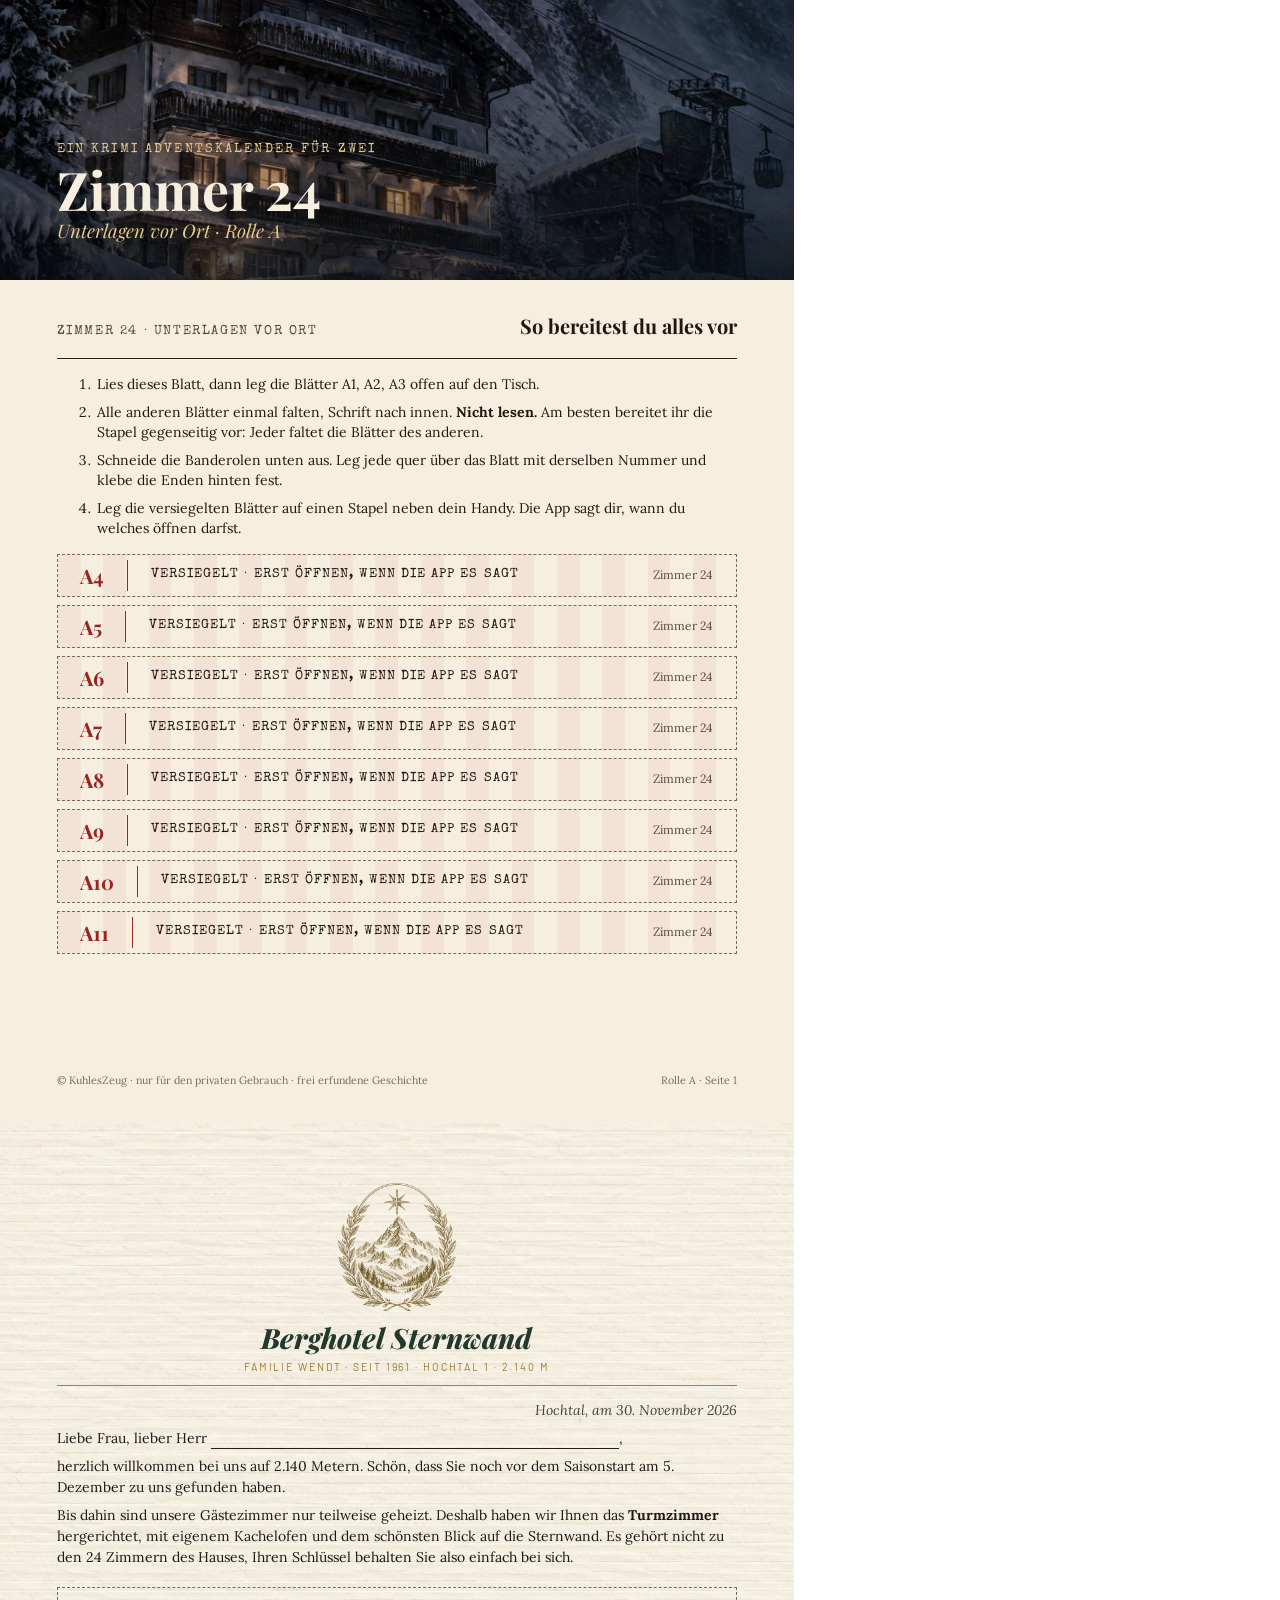
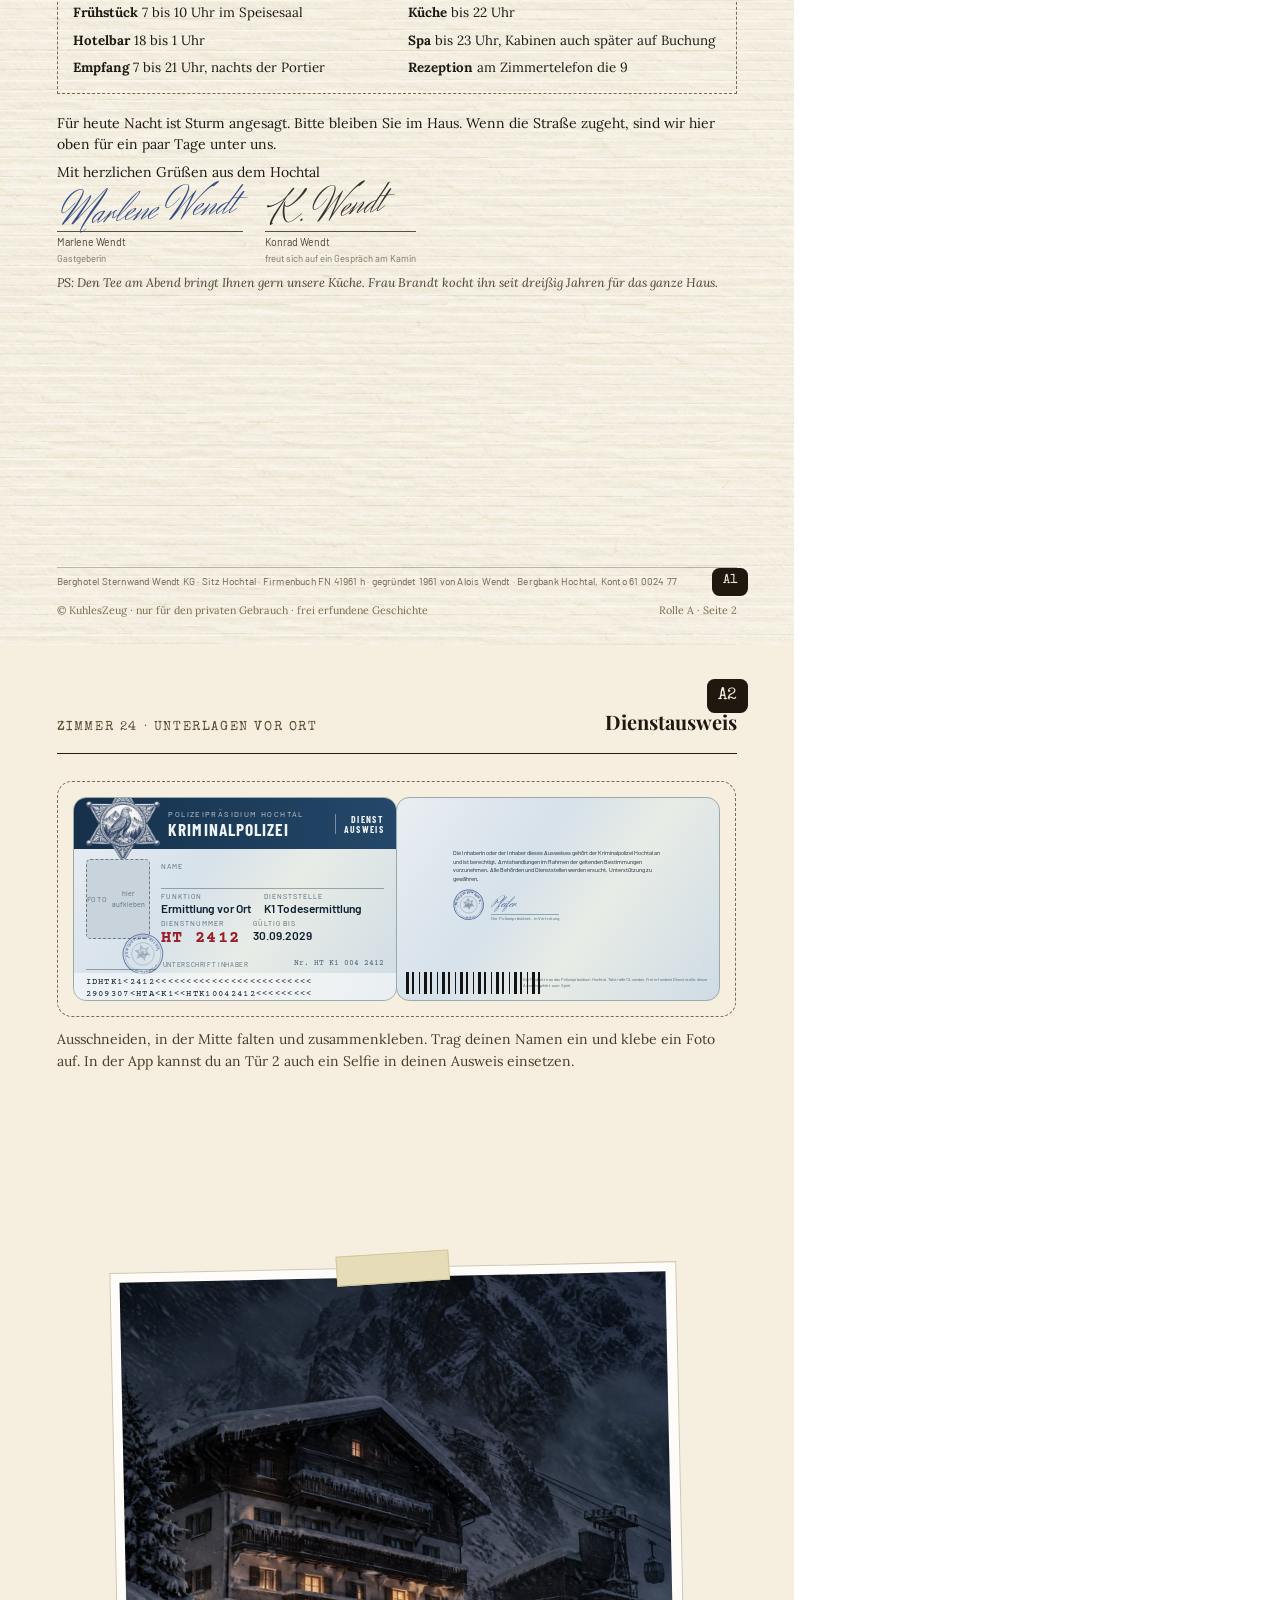
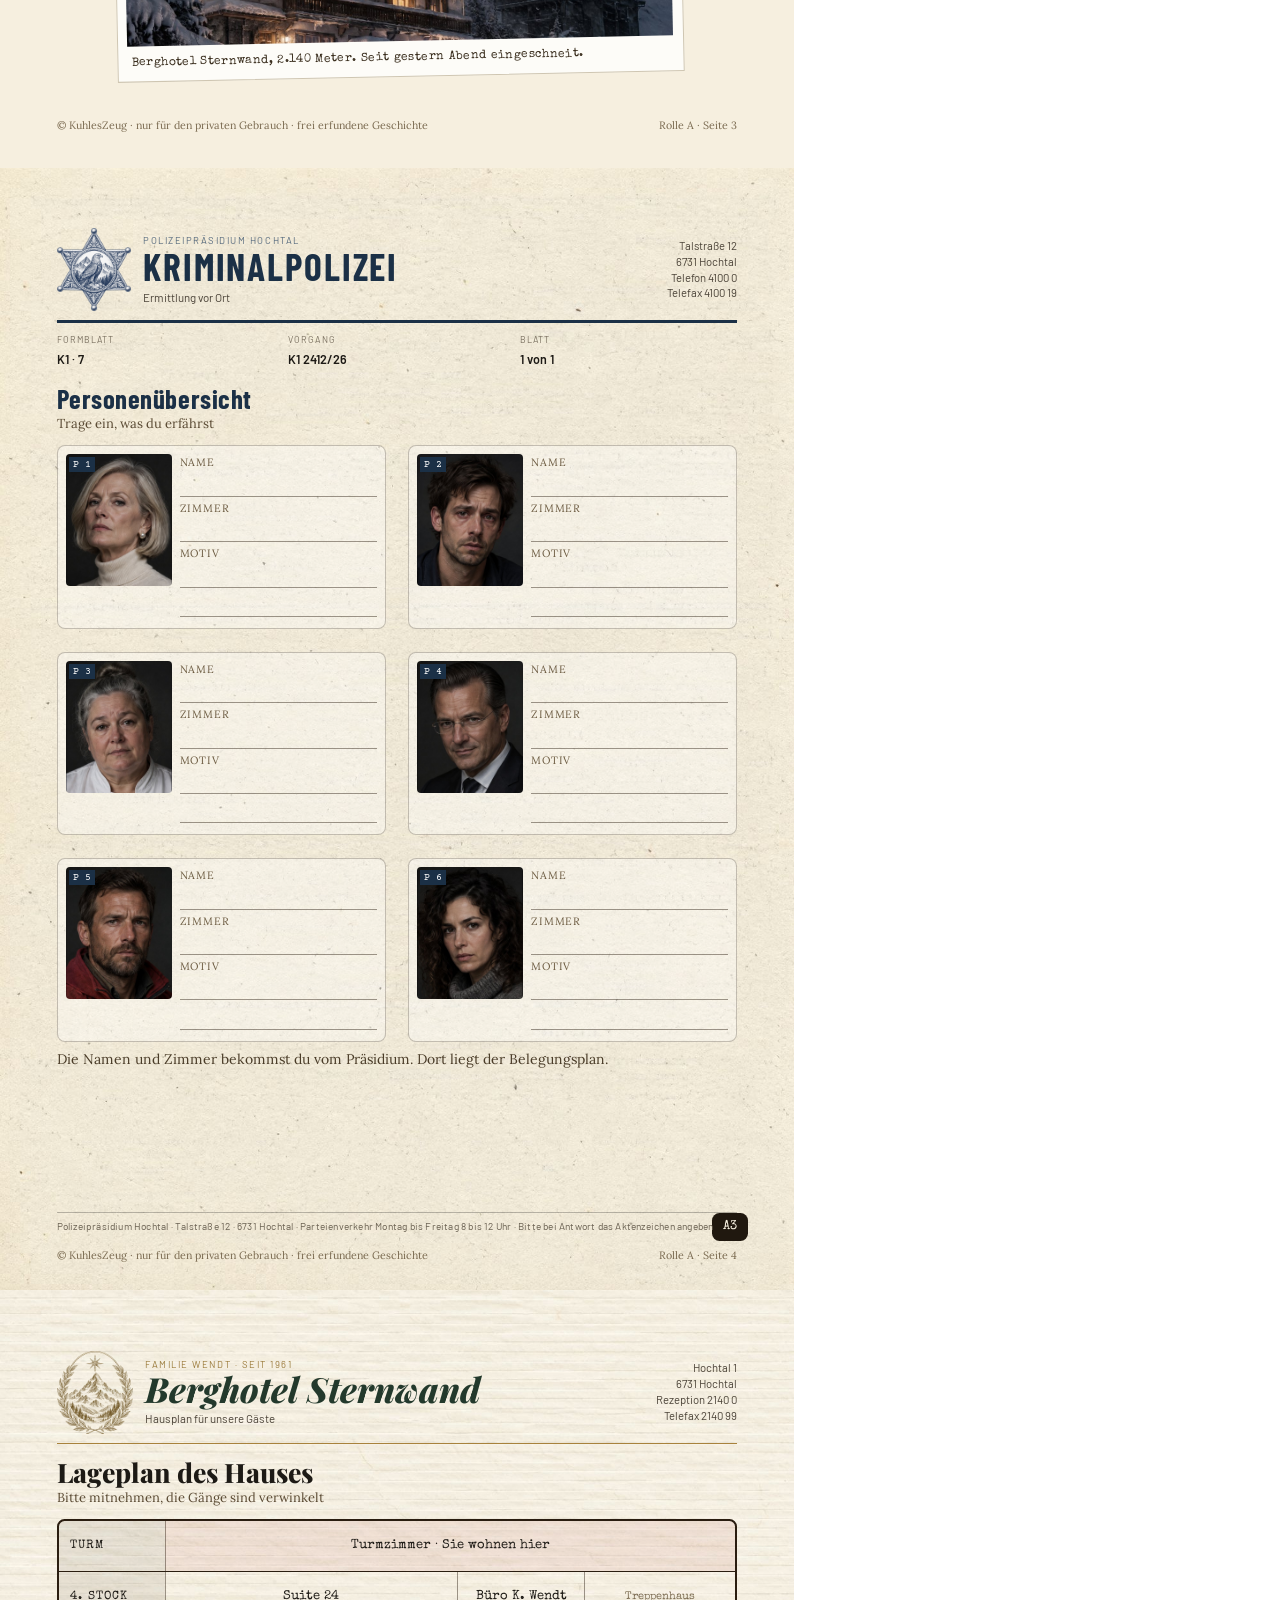
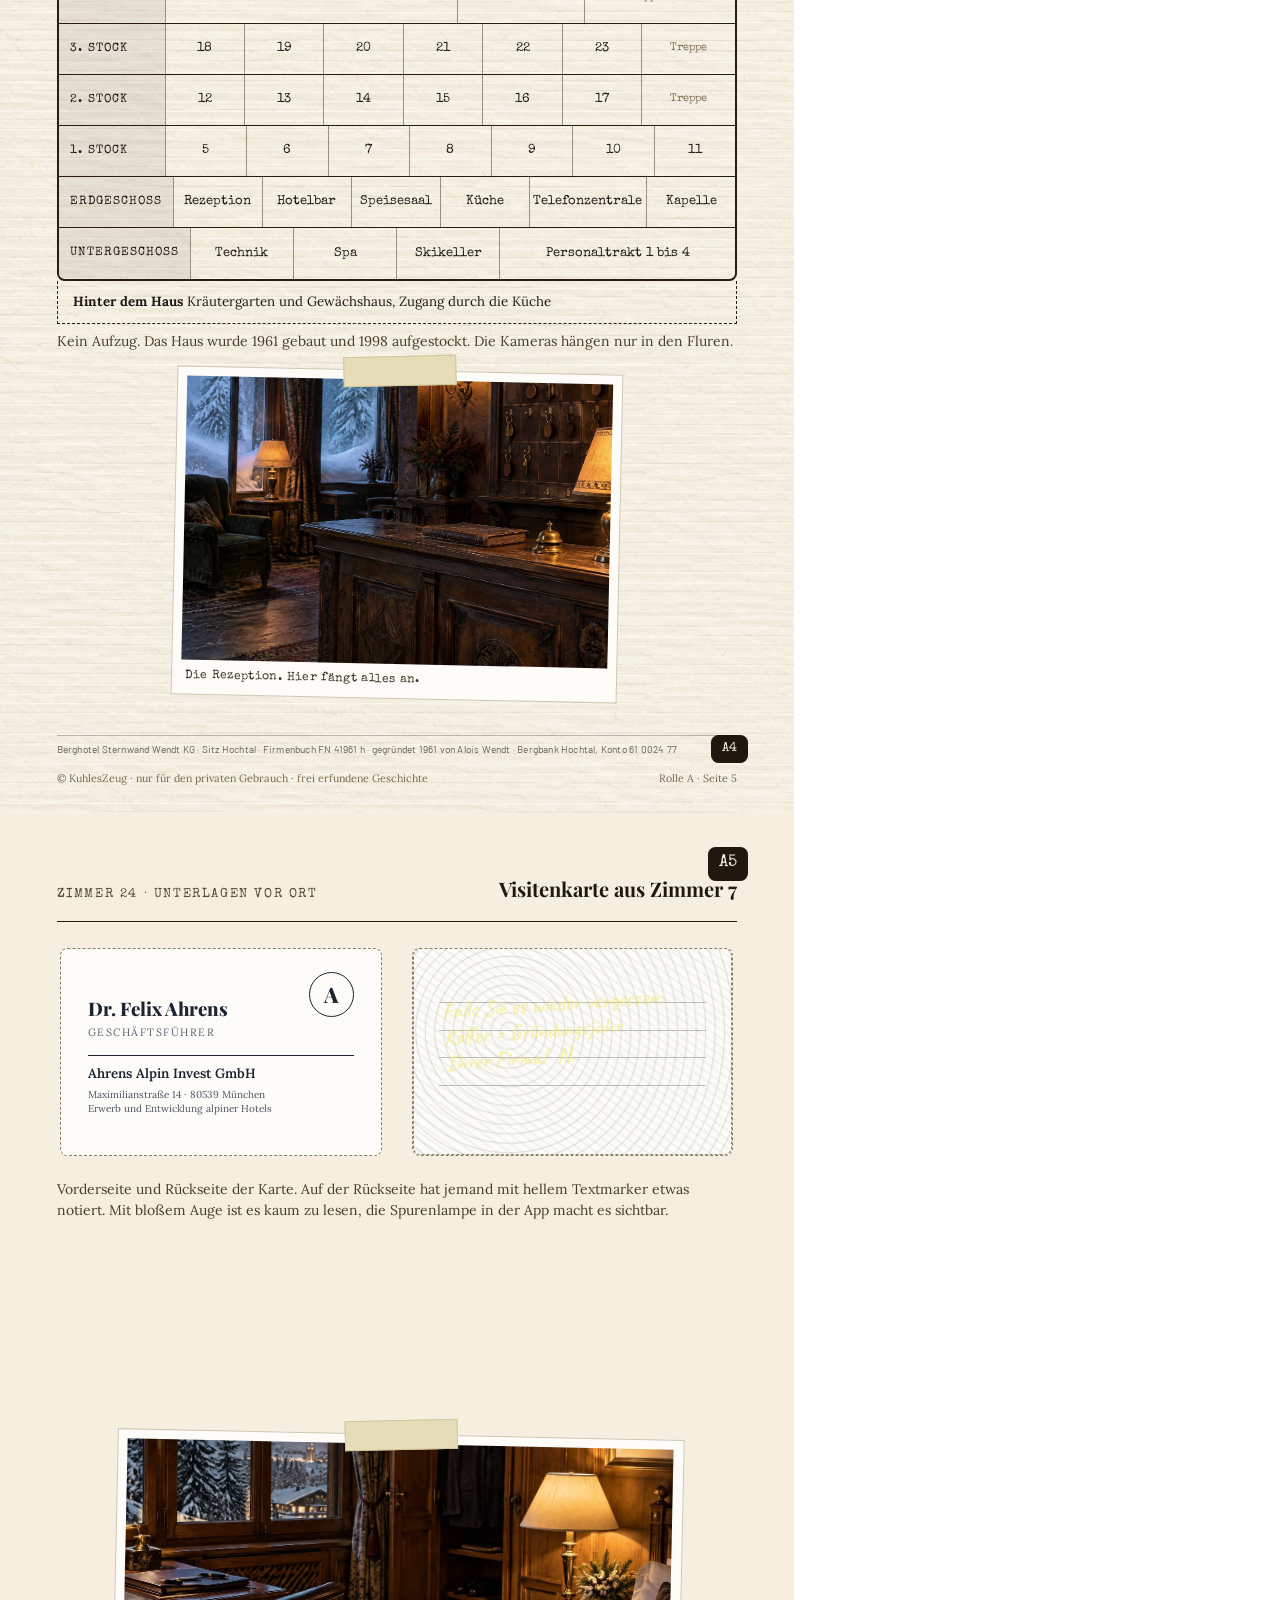
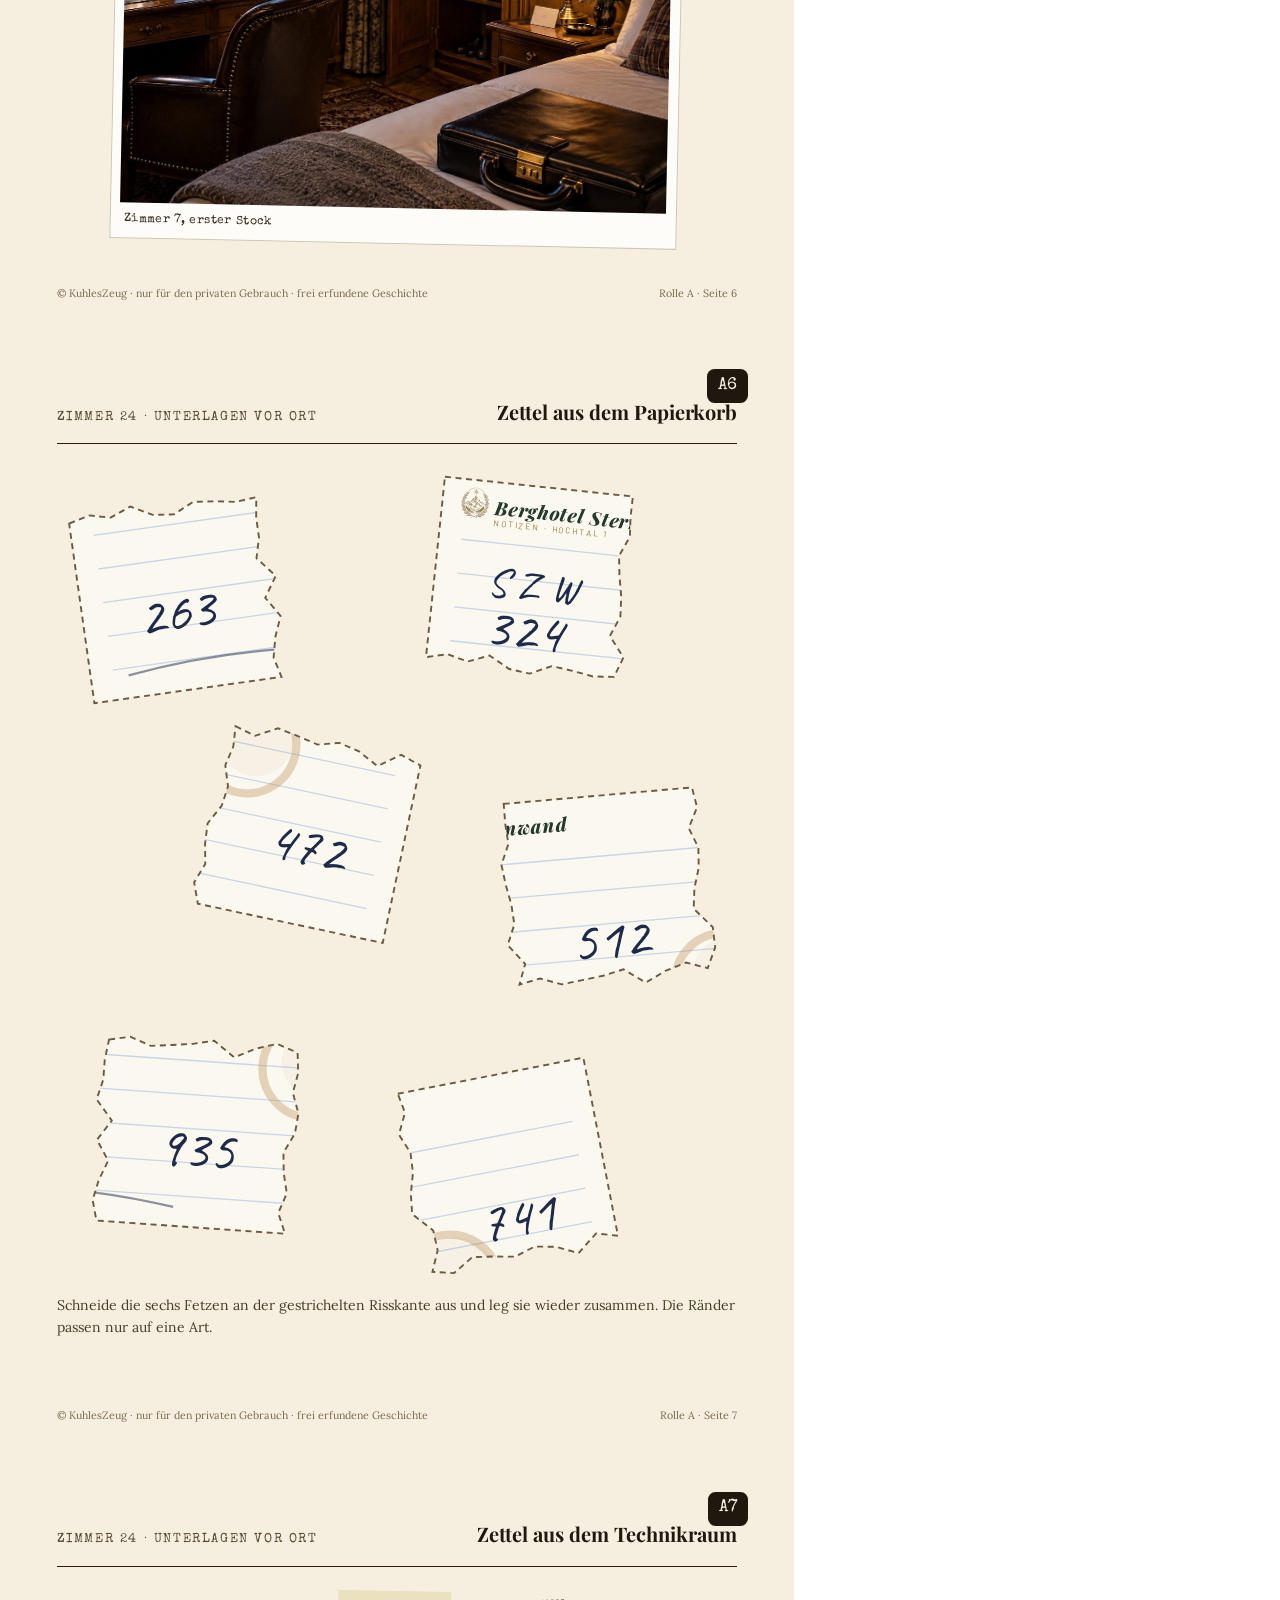
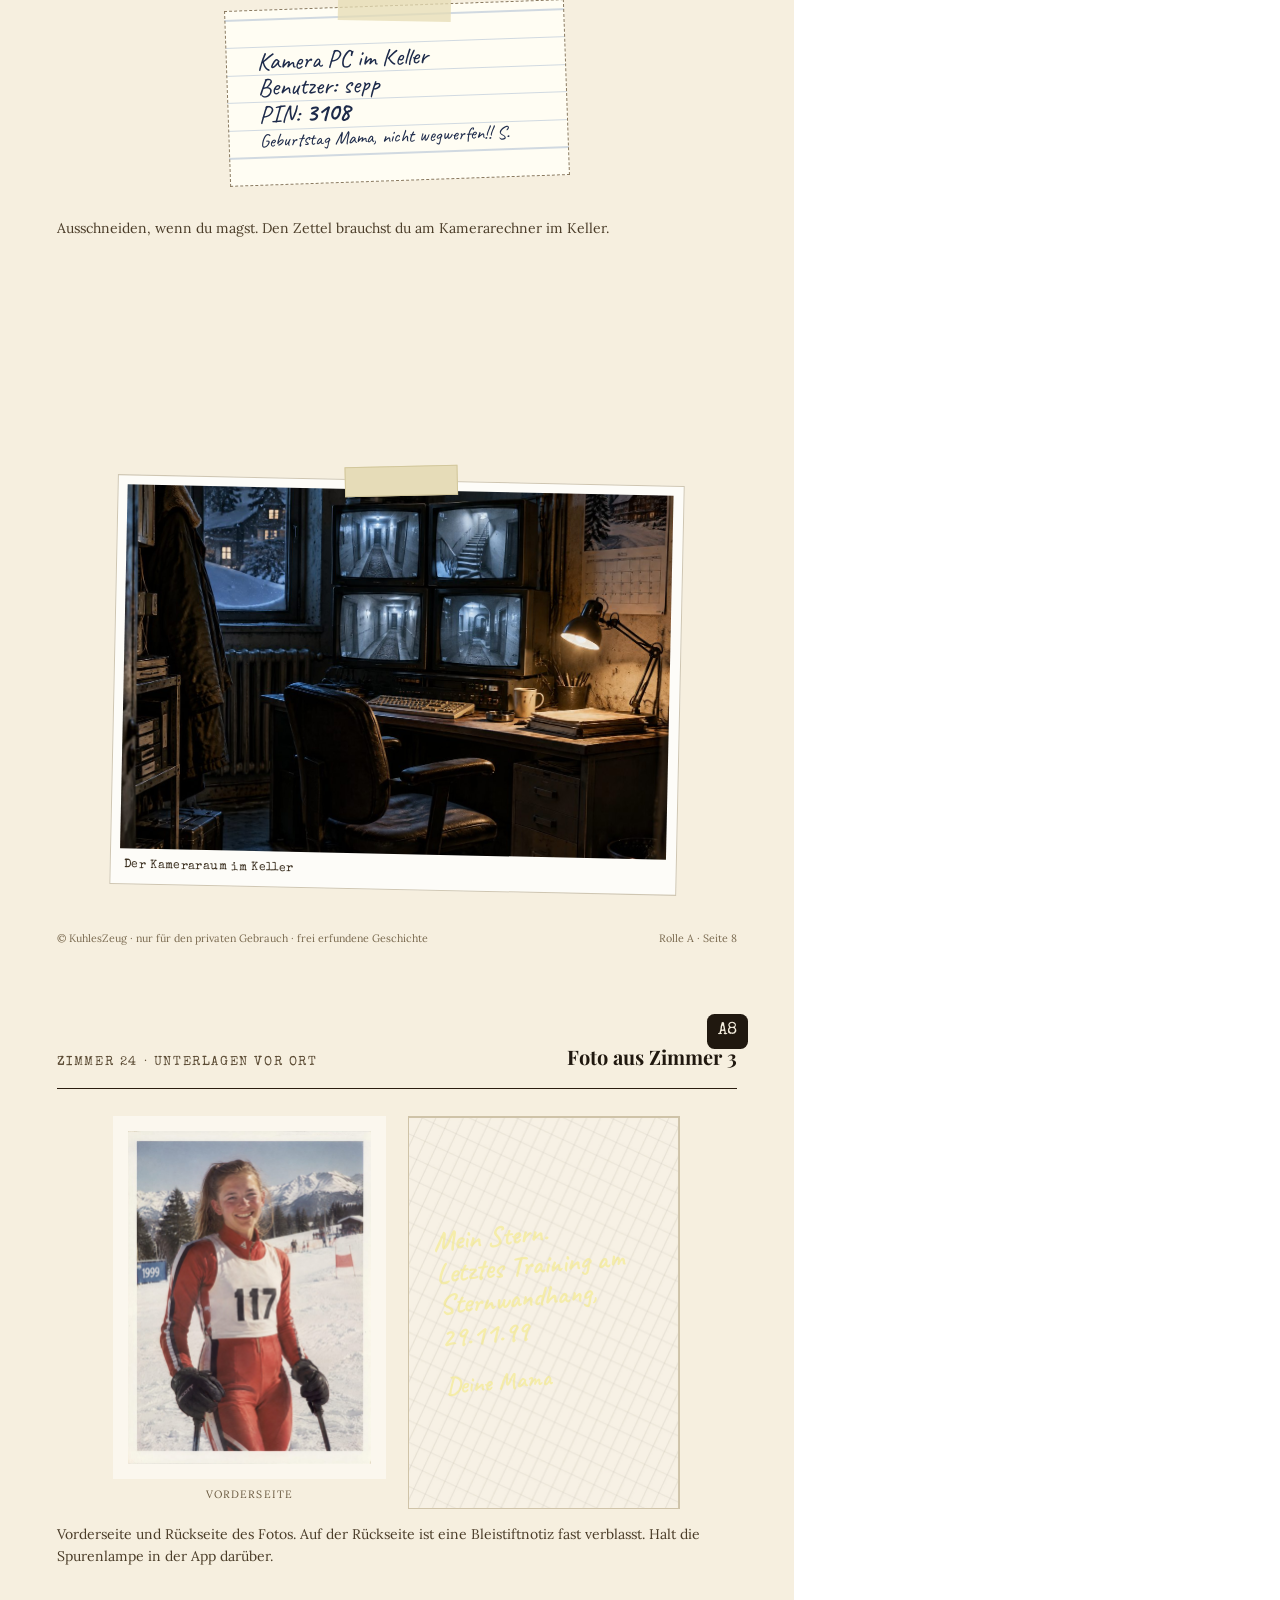
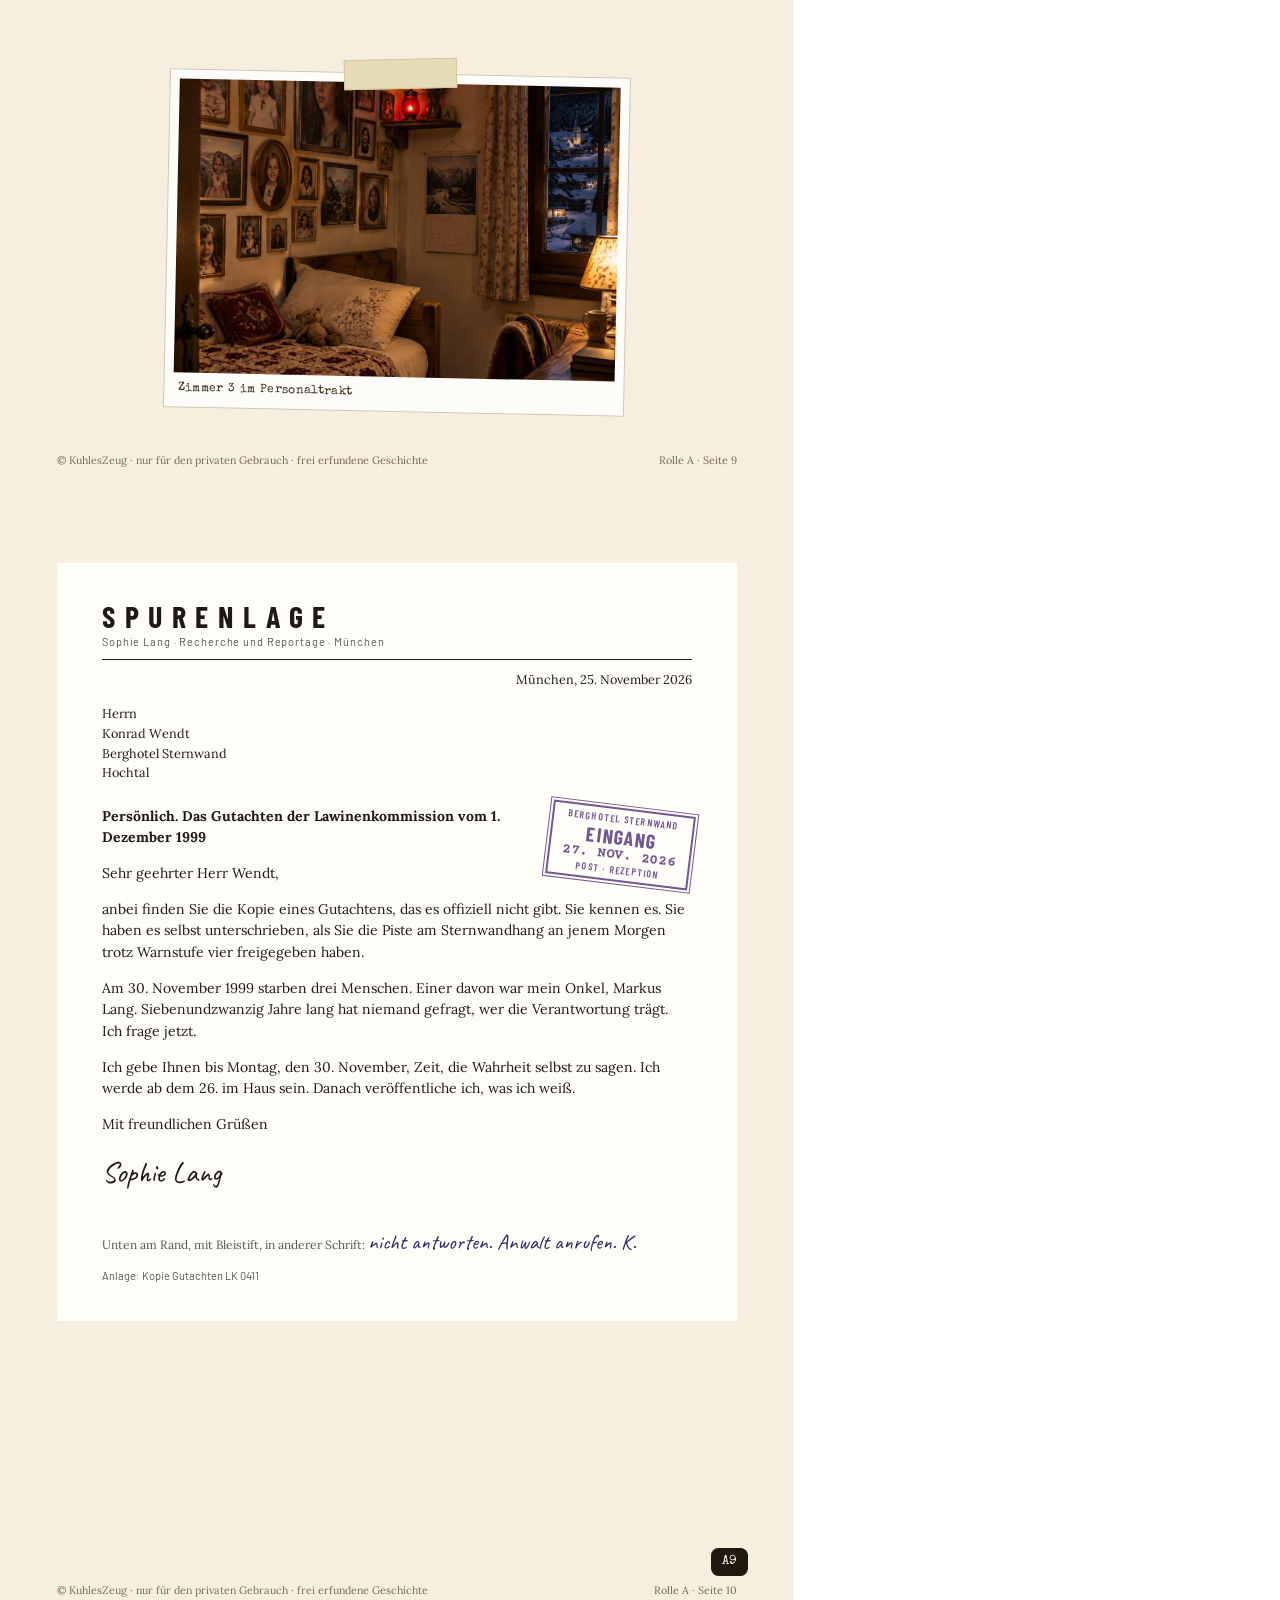
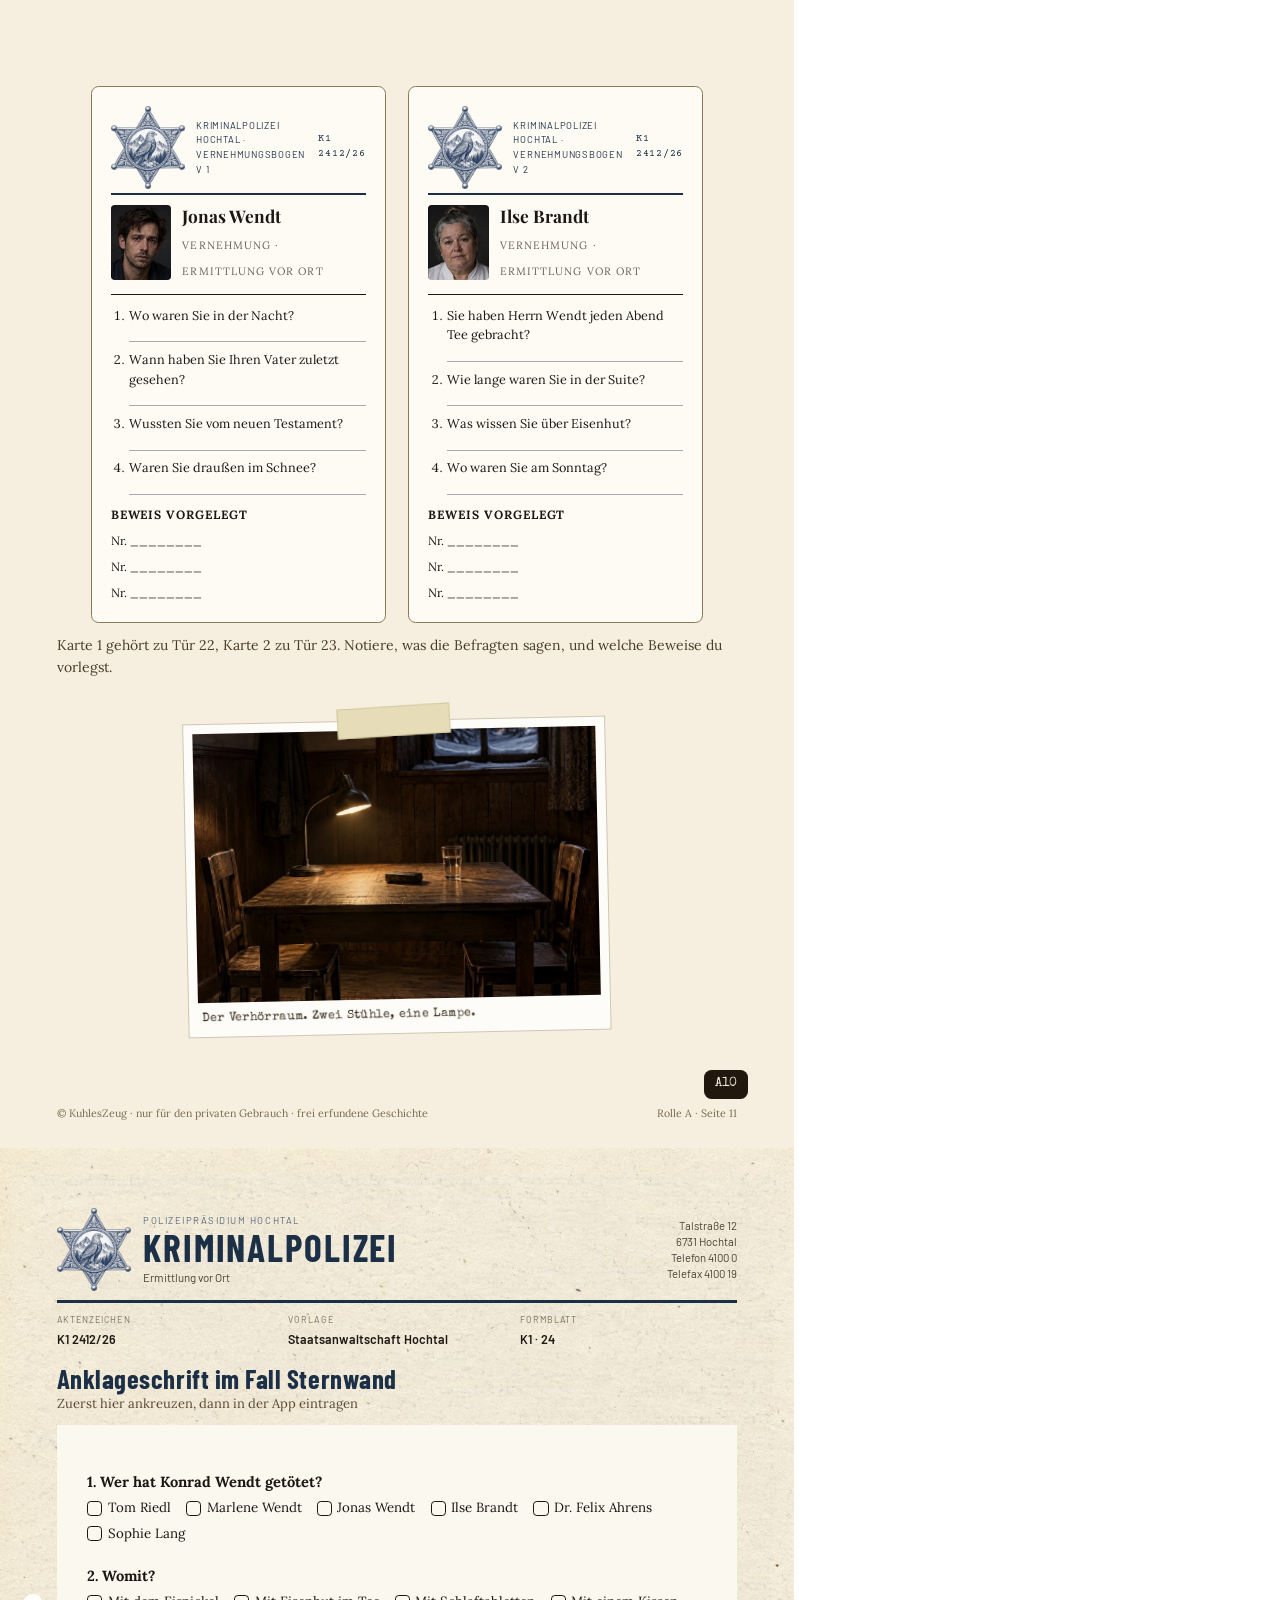
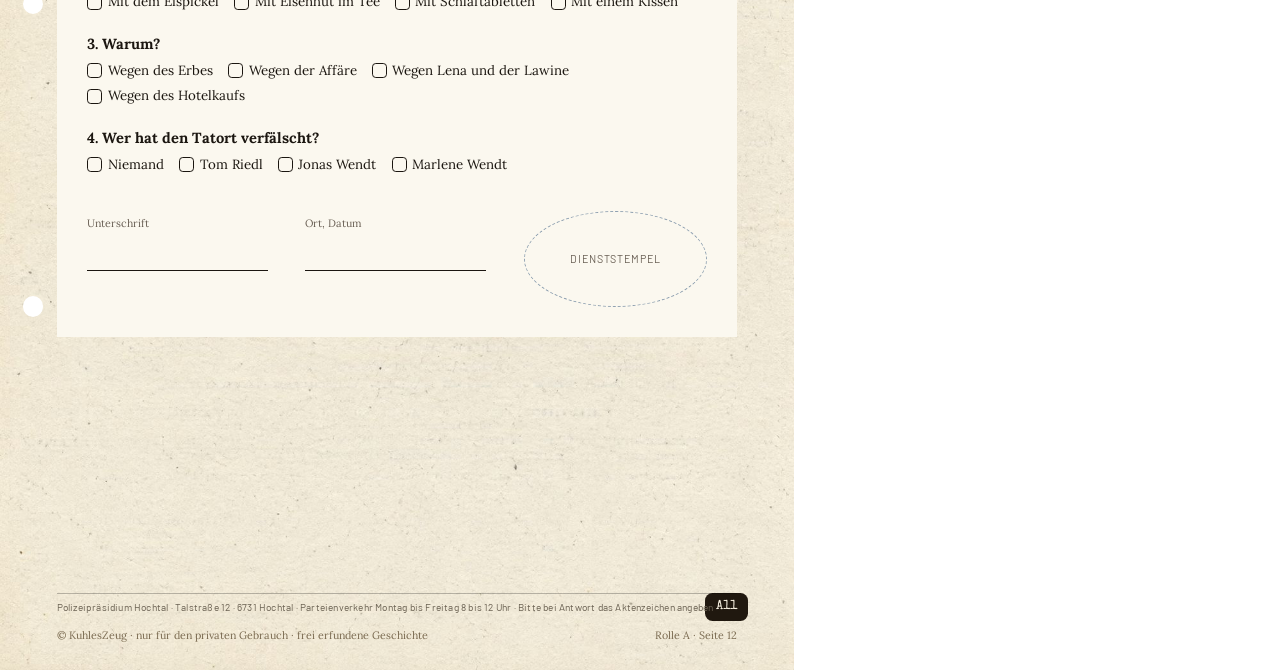
<file: print.html>
<!doctype html>
<html lang="de"><head><meta charset="utf-8"><title>Druck</title>
<link href="https://fonts.googleapis.com/css2?family=Playfair+Display:ital,wght@0,600;0,800;1,600&family=Lora:ital,wght@0,400;0,600;1,400&family=Special+Elite&family=Caveat:wght@500;700&family=Barlow:wght@400;500;600;700&family=Barlow+Condensed:wght@600;700&family=Herr+Von+Muellerhoff&family=Courier+Prime:wght@400;700&display=swap" rel="stylesheet">
<link rel="stylesheet" href="style.css?v=9"><link rel="stylesheet" href="brand.css?v=9">
<style>
@page{size:A4;margin:0}
html,body{background:#fff;color:#20180f;margin:0}
#snow{display:none}
.pg{width:210mm;height:297mm;padding:16mm 15mm;box-sizing:border-box;position:relative;page-break-after:always;background:#f6efdf;background-image:radial-gradient(circle at 15% 8%,rgba(255,255,255,.6),transparent 40%),radial-gradient(circle at 90% 95%,rgba(120,90,40,.12),transparent 50%);overflow:hidden}
.pg-top{display:flex;justify-content:space-between;align-items:baseline;border-bottom:1.5px solid #2a1d10;padding-bottom:4mm;margin-bottom:7mm;font-family:'Special Elite',monospace;font-size:10pt;letter-spacing:.12em;text-transform:uppercase;color:#5a4a33}
.pg-top b{font-family:'Playfair Display',serif;font-size:15pt;letter-spacing:0;text-transform:none;color:#20180f}
.pg-foot{position:absolute;left:15mm;right:15mm;bottom:9mm;font-size:8pt;color:#7a6a50;display:flex;justify-content:space-between}
.pg .dt{font-size:11pt}.pg .tw .dt{min-width:0}
.pg .dtl{font-size:24pt}
.pg .idcard{max-width:120mm;margin:6mm 0}
.pg .tafel{grid-template-columns:repeat(2,1fr);gap:6mm}
.pg .tf img{width:28mm;height:35mm}
.pg .tf-l{font-size:8pt}.pg .tf-l i{height:7mm}
.cutline{border:1.5px dashed #7a6a50;border-radius:4mm;padding:4mm;display:inline-block}
.pg-no{position:absolute;right:12mm;top:9mm;font-family:'Special Elite',monospace;font-size:13pt;background:#20180f;color:#f6efdf;border-radius:2mm;padding:1mm 3mm}
.seal{border:1.5px dashed #7a6a50;height:15mm;margin:0 0 3mm;display:flex;align-items:center;background:repeating-linear-gradient(90deg,rgba(154,36,32,.08) 0 6mm,transparent 6mm 12mm)}
.seal b{font-family:'Playfair Display',serif;font-size:18pt;padding:0 6mm;border-right:1.5px solid #9a2420;color:#9a2420}
.seal span{font-family:'Special Elite',monospace;font-size:11pt;letter-spacing:.08em;text-transform:uppercase;padding:0 6mm;flex:1}
.seal i{font-style:normal;font-size:9pt;color:#5a4a33;padding-right:6mm}
.pg:last-child{page-break-after:auto;break-after:auto}
.howto{font-size:11pt;line-height:1.6}
.pg.pp-hotel{background:#f7f1e2 url(a/paper_hotel.jpg) center/cover}.pg.pp-office{background:#f1efe9 url(a/paper_amt.jpg) center/cover}
.pg.pp-akte{background:linear-gradient(rgba(233,214,176,.55),rgba(222,200,158,.55)),url(a/paper_amt.jpg) center/cover}.pg.pp-thin{background:linear-gradient(rgba(240,236,226,.6),rgba(230,224,210,.6)),url(a/paper_amt.jpg) center/cover}
.pg.br .pg-no{top:auto;bottom:13mm;right:12mm;font-size:10pt}.pg.br .pg-foot{bottom:7mm}.howto li{margin-bottom:2mm}
/* Druck in jedem PDF Programm gleich: keine weichen Schatten, keine durchsichtigen Verläufe */
.pg,.pg *{box-shadow:none!important;text-shadow:none!important}
.pg{background-image:none}
.pg *{filter:none!important}.pg .idc2-holo,.pg .idc2-g{display:none}.pg .vk-g{background:url(a/print_vkg.jpg) center/100% 100% no-repeat!important;opacity:1!important}.pg .ph8-g{background:url(a/print_ph8g.jpg) center/100% 100% no-repeat!important;opacity:1!important}.pg .seal-st,.pg .coffee{mix-blend-mode:normal}
.pg.pp-hotel{background:#f7f1e2 url(a/paper_hotel.jpg) center/cover}.pg.pp-office{background:#f1efe9 url(a/paper_amt.jpg) center/cover}
.pg.pp-akte{background:#e6d2a8 url(a/paper_akte_druck.jpg) center/cover}.pg.pp-thin{background:#ece6d8 url(a/paper_thin_druck.jpg) center/cover}
.seal{background:repeating-linear-gradient(90deg,#f3e3d6 0 6mm,#f6efdf 6mm 12mm)}
.tfoto{position:absolute;left:50%;bottom:24mm;margin:0;margin-left:calc(var(--w,0mm));background:#fdfcf8;border:.25mm solid #cfc6b2;padding:2.5mm 2.5mm 0;translate:-50% 0}
.tfoto img{display:block;width:100%;aspect-ratio:3/2;object-fit:cover}
.tfoto figcaption{font-family:'Special Elite',monospace;font-size:9pt;color:#3a2e1e;padding:2mm 1mm 2.2mm;letter-spacing:.03em}
.tfoto i{position:absolute;top:-4mm;left:50%;width:30mm;height:8mm;margin-left:-15mm;background:#e6dcb8;border:.2mm solid #d2c79c;transform:rotate(-2.5deg)}
.pg.br .tfoto{bottom:30mm}
.pg1{padding-top:0}.kopf{position:relative;margin:0 -15mm 8mm;height:74mm;overflow:hidden;background:#0b141c}.kopf img{width:100%;height:100%;object-fit:cover;display:block}
.kopf-t{position:absolute;left:15mm;bottom:9mm;color:#f6efdf}.kopf-t span{display:block;font-family:'Special Elite',monospace;font-size:10pt;letter-spacing:.16em;text-transform:uppercase;color:#e7c98a}
.kopf-t b{display:block;font-family:'Playfair Display',serif;font-size:40pt;line-height:1.05}.kopf-t i{font-family:'Playfair Display',serif;font-style:italic;font-size:14pt;color:#e7c98a}
.pg1 .seal{height:11.5mm;margin-bottom:2mm}.pg1 .seal b{font-size:15pt}.pg1 .seal span{font-size:10pt}.pg1 .howto{font-size:10.5pt;line-height:1.45;margin:0 0 4mm}.pg1 .pg-top{margin-bottom:4mm}.pg1.many .kopf{height:52mm;margin-bottom:6mm}.pg1.many .kopf-t b{font-size:32pt}.pg1.many .seal{height:10.5mm;margin-bottom:1.7mm}
</style></head><body>
<div id="out"></div>
<script src="brand.js?v=9"></script>
<script src="docs.js?v=9"></script>
<script src="docs2.js?v=9"></script>
<script src="docs3.js?v=9"></script>
<script src="docs4.js?v=9"></script>
<script src="docs5.js?v=9"></script>
<script>
const p=new URLSearchParams(location.search),R=(p.get('r')||'A').toUpperCase();
const T=R==='A'?'Unterlagen vor Ort':'Fallakte Präsidium';
const L=Object.entries(DOCS).filter(([k,d])=>d.role===R&&d.no).sort((a,b)=>a[1].no.localeCompare(b[1].no,undefined,{numeric:true}));
const seals=L.filter(([k,d])=>d.sealed);
// Fotos vom Ort: gemalte Aufnahmen aus der App, nur Stimmung, keine Hinweise
const FOTO={ausweis:['hotel.jpg','Berghotel Sternwand, 2.140 Meter. Seit gestern Abend eingeschneit.',150,'50% 30%'],lageplan:['rezeption.jpg','Die Rezeption. Hier fängt alles an.',118,'50% 62%'],visitenkarte:['zimmer7.jpg','Zimmer 7, erster Stock',150,'50% 55%'],kamerazettel:['kameraraum.jpg','Der Kameraraum im Keller',150,'50% 45%'],
 foto_rueck:['zimmer3.jpg','Zimmer 3 im Personaltrakt',122,'50% 40%'],verhoer:['verhoer.jpg','Der Verhörraum. Zwei Stühle, eine Lampe.',112,'50% 50%'],
 deckblatt:['pb_buero.jpg','Büro K1, Polizeipräsidium Hochtal',88,'50% 55%'],heirat:['standesamt.jpg','Archiv im Standesamt Hochtal',66,'50% 50%'],wartung:['videoraum.jpg','Videoraum im Präsidium',146,'50% 50%'],telefonliste:['zentrale_b.jpg','Zentrale des Präsidiums',100,'50% 50%']};
const fotoH=k=>{const f=FOTO[k];if(!f)return '';return '<figure class="tfoto" style="width:'+f[2]+'mm;transform:rotate('+((k.length%2?-1:1)*1.2)+'deg)"><i></i><img src="a/'+f[0]+'" style="object-position:'+f[3]+'" alt=""><figcaption>'+f[1]+'</figcaption></figure>'};
const foot=n=>'<div class="pg-foot"><span>© KuhlesZeug · nur für den privaten Gebrauch · frei erfundene Geschichte</span><span>Rolle '+R+' · Seite '+n+'</span></div>';
let pages=[];
pages.push('<section class="pg pg1'+(L.filter(([k,d])=>d.sealed).length>9?' many':'')+'"><div class="kopf"><img src="a/print_kopf_'+R+'.jpg" alt=""><div class="kopf-t"><span>Ein Krimi Adventskalender für zwei</span><b>Zimmer 24</b><i>'+T+' · Rolle '+R+'</i></div></div><div class="pg-top"><span>Zimmer 24 · '+T+'</span><b>So bereitest du alles vor</b></div><ol class="howto"><li>Lies dieses Blatt, dann leg die Blätter '+L.filter(([k,d])=>!d.sealed).map(([k,d])=>d.no).join(', ')+' offen auf den Tisch.</li><li>Alle anderen Blätter einmal falten, Schrift nach innen. <b>Nicht lesen.</b> Am besten bereitet ihr die Stapel gegenseitig vor: Jeder faltet die Blätter des anderen.</li><li>Schneide die Banderolen unten aus. Leg jede quer über das Blatt mit derselben Nummer und klebe die Enden hinten fest.</li><li>Leg die versiegelten Blätter auf einen Stapel neben dein Handy. Die App sagt dir, wann du welches öffnen darfst.</li></ol>'+
 seals.map(([k,d])=>'<div class="seal"><b>'+d.no+'</b><span>Versiegelt · erst öffnen, wenn die App es sagt</span><i>Zimmer 24</i></div>').join('')+foot(1)+'</section>');
L.forEach(([k,d])=>{const br=!!d.org&&k!=='ausweis';const pp=br?(d.html('').match(/class="sheet pp-(\w+)/)||[])[1]:'';
 pages.push('<section class="pg'+(br?' br':'')+(pp?' pp-'+pp:'')+'"><div class="pg-no">'+d.no+'</div>'+(br?'':'<div class="pg-top"><span>Zimmer 24 · '+T+'</span><b>'+d.title+'</b></div>')+(k==='ausweis'?'<div class="cutline">'+d.html('',{print:1})+'</div><p class="dn">Ausschneiden, in der Mitte falten und zusammenkleben. Trag deinen Namen ein und klebe ein Foto auf. In der App kannst du an Tür 2 auch ein Selfie in deinen Ausweis einsetzen.</p>':d.html(''))+fotoH(k)+foot(pages.length+1)+'</section>')});
document.getElementById('out').innerHTML=pages.join('');
</script>
</body></html>
</file>
<file: style.css>
:root{--night:#0b141c;--night2:#13212c;--wood:#3a2616;--wood2:#24170d;--brass:#cfa863;--brass2:#a8823f;--paper:#f1e8d4;--paper2:#e4d6b8;--ink:#20180f;--red:#9a2420;--snow:#e8eef3;--mut:#9fb0bd}
*{box-sizing:border-box;-webkit-tap-highlight-color:transparent}
html,body{margin:0;background:var(--night);color:var(--snow);font-family:Lora,Georgia,serif;font-size:17px;line-height:1.55}
#snow{position:fixed;inset:0;pointer-events:none;z-index:50}
.screen{display:none;min-height:100vh;min-height:100dvh}
.screen.on{display:block}
.ki{width:22px;height:22px;display:block}
button{font:inherit;color:inherit;cursor:pointer}
.btn{background:linear-gradient(180deg,#d9b56f,#b38a45);color:#1c130a;border:0;border-radius:999px;padding:12px 22px;font-family:'Playfair Display',serif;font-weight:800;letter-spacing:.02em;box-shadow:0 6px 18px rgba(0,0,0,.45),inset 0 1px 0 rgba(255,255,255,.4);display:inline-flex;align-items:center;gap:8px}
.btn.big{font-size:20px;padding:15px 34px}
.btn.sm{padding:8px 14px;font-size:15px}
.btn.ghost{background:transparent;color:var(--brass);border:1px solid rgba(207,168,99,.6);box-shadow:none}
.btn .ki{width:18px;height:18px}
.btn:disabled{opacity:.5}
.icon{background:rgba(255,255,255,.06);border:1px solid rgba(207,168,99,.35);border-radius:50%;width:42px;height:42px;display:grid;place-items:center;color:var(--brass)}
.kick{font-family:'Special Elite',monospace;letter-spacing:.14em;text-transform:uppercase;font-size:12px;color:var(--brass)}
.small{font-size:14px;color:var(--mut)}

/* Start */
#s-start{position:relative;overflow:hidden}
.start-bg{position:absolute;inset:0;background:url(a/hotel.jpg) center top/100% auto no-repeat,#0b141c;filter:brightness(.95)}
.start-bg::after{content:"";position:absolute;inset:0;background:linear-gradient(180deg,rgba(11,20,28,.1),rgba(11,20,28,0) 30%,rgba(11,20,28,.55) 46%,#0b141c 59%)}
.start-in{position:relative;min-height:100vh;min-height:100dvh;display:flex;flex-direction:column;align-items:center;justify-content:flex-end;text-align:center;padding:40px 22px calc(36px + env(safe-area-inset-bottom))}
#s-start h1{font-family:'Playfair Display',serif;font-weight:800;font-size:clamp(54px,17vw,84px);line-height:.95;margin:10px 0 4px;letter-spacing:.01em;text-shadow:0 6px 30px #000}
#s-start .sub{font-family:'Playfair Display',serif;font-style:italic;font-size:clamp(20px,6vw,26px);color:var(--brass);margin-bottom:16px}
.role-badge{background:rgba(11,20,28,.7);border:1px solid rgba(207,168,99,.5);border-radius:14px;padding:10px 16px;font-size:15px;max-width:340px;margin-bottom:14px}
.role-badge span{display:block;font-family:'Special Elite',monospace;color:var(--brass);font-size:12px;letter-spacing:.15em;text-transform:uppercase}
.codebox p{margin:4px 0 8px;font-size:15px}
#code,#daycode{background:rgba(255,255,255,.07);border:1px solid rgba(207,168,99,.6);border-radius:12px;color:var(--snow);font-family:'Special Elite',monospace;font-size:20px;letter-spacing:.18em;text-align:center;padding:12px;width:min(300px,80vw);outline:none;text-transform:uppercase}
#btn-start{margin:16px 0 8px}
.giftline{color:var(--brass);font-style:italic}

/* Kopfzeile */
.top{position:sticky;top:0;z-index:20;display:flex;align-items:center;gap:12px;justify-content:space-between;padding:calc(12px + env(safe-area-inset-top)) 16px 12px;background:rgba(11,20,28,.92);backdrop-filter:blur(8px);border-bottom:1px solid rgba(207,168,99,.2)}
.top .title{font-family:'Playfair Display',serif;font-size:20px;font-weight:800;line-height:1.2}
.top .ttl{flex:1;min-width:0}
.topbtns{display:flex;gap:8px}

/* Flur */
#s-desk{background:radial-gradient(ellipse at 50% 0,#22323f,#0b141c 70%)}
.corridor{padding:18px 16px 10px;max-width:640px;margin:0 auto}
.lead{color:var(--mut);font-size:15px;margin:0 0 16px;text-align:center}
.doors{display:grid;grid-template-columns:repeat(4,minmax(0,1fr));gap:10px}
.door{position:relative;aspect-ratio:2/3;border:0;border-radius:6px;overflow:hidden;background:#1a120b;box-shadow:inset 0 0 0 1px rgba(207,168,99,.35),0 6px 14px rgba(0,0,0,.55);display:flex;flex-direction:column;align-items:center;justify-content:space-between;padding:8px 4px 7px;color:var(--brass);transition:transform .25s ease,box-shadow .25s ease}
.door .dimg{position:absolute;inset:0;background-size:cover;background-position:center;transition:filter .4s ease,transform .6s ease}
.door::before{content:"";position:absolute;inset:0;background:linear-gradient(180deg,rgba(0,0,0,.35) 0,transparent 30%,transparent 55%,rgba(0,0,0,.85) 100%);pointer-events:none}
.door:active{transform:scale(.97)}
.door:hover .dimg{transform:scale(1.04)}
.door .dn,.door .dr,.door .dlk,.door .dok,.door .dnew{position:relative;z-index:1}
.door .dn{font-family:'Playfair Display',serif;font-weight:800;font-size:18px;line-height:1.1;background:linear-gradient(180deg,#ecd08f,#a8823f);color:#22160b;border-radius:3px;padding:1px 7px;box-shadow:0 2px 5px rgba(0,0,0,.6),inset 0 0 0 1px rgba(255,255,255,.25)}
.door .dr{font-size:10px;word-break:break-word;hyphens:none;line-height:1.2;padding:0 2px;text-align:center;color:#f1e2c2;text-shadow:0 1px 3px #000;letter-spacing:.02em}
.door .dlk,.door .dok{position:absolute;top:56%;left:50%;transform:translate(-50%,-50%);width:30px;height:30px;border-radius:50%;display:flex;align-items:center;justify-content:center;background:rgba(10,7,4,.6);border:1px solid rgba(207,168,99,.5);color:var(--brass)}
.door.shut .dimg{filter:grayscale(.45) brightness(.62)}
.door.done{box-shadow:inset 0 0 0 2px var(--brass2),0 0 18px rgba(207,168,99,.35)}
.door.done .dimg{filter:brightness(.8) sepia(.2)}
.door.done .dok{color:#9fd39a;border-color:rgba(159,211,154,.6)}
.foot{text-align:center;color:var(--mut);font-size:13px;padding:10px 16px 40px}

/* Tag */
#s-day{background:linear-gradient(180deg,#13212c,#0b141c 40%)}
.day-in{max-width:680px;margin:0 auto;padding:16px 16px 60px}
.scene{background:rgba(255,255,255,.04);border:1px solid rgba(207,168,99,.25);border-radius:16px;padding:16px 18px;margin-bottom:16px}
.scene-t{margin:10px 0 0}
.vo{display:inline-flex;align-items:center;gap:8px;background:transparent;border:1px solid rgba(207,168,99,.5);border-radius:999px;padding:6px 14px 6px 8px;color:var(--brass);font-size:14px}
.vo .vo-ic{display:grid;place-items:center;width:28px;height:28px;border-radius:50%;background:rgba(207,168,99,.15)}
.vo .ki{width:16px;height:16px}
.vo.on{background:rgba(207,168,99,.15)}
.vo.na{opacity:.55}
.mods{display:flex;flex-direction:column;gap:14px;margin-bottom:18px}
.mod-h{display:flex;align-items:center;gap:8px;font-family:'Playfair Display',serif;font-weight:800;margin-bottom:8px;flex-wrap:wrap}
.mod-h i{font-family:Lora,serif;font-weight:400;font-size:13px;color:var(--mut);width:100%}
.mod-h .ki{color:var(--brass)}
.roomimg{position:relative;border-radius:12px;overflow:hidden;box-shadow:0 10px 30px rgba(0,0,0,.5)}
.roomimg img{display:block;width:100%;height:auto}
.spot{position:absolute;background:transparent;border:0;padding:0}
.spot .glint{position:absolute;left:50%;top:50%;width:16px;height:16px;margin:-8px;border-radius:50%;background:radial-gradient(circle,#fff6dc,rgba(255,220,150,.55) 40%,transparent 70%);box-shadow:0 0 12px 4px rgba(255,220,150,.35);animation:gl 2.6s ease-in-out infinite}
.spot.seen .glint{animation:none;opacity:.25}
@keyframes gl{0%,100%{transform:scale(.6);opacity:.35}50%{transform:scale(1.15);opacity:1}}
.mod.audio{display:flex;gap:14px;background:rgba(255,255,255,.05);border:1px solid rgba(207,168,99,.25);border-radius:16px;padding:14px}
.au-face img{width:84px;height:105px;object-fit:cover;border-radius:10px;display:block;filter:grayscale(.2)}
.au-main{flex:1;min-width:0}
.au-who{font-family:'Playfair Display',serif;font-weight:800;font-size:18px}
.au-lab{font-size:13px;color:var(--mut);font-family:'Special Elite',monospace}
.au-bar{height:4px;background:rgba(255,255,255,.12);border-radius:2px;margin:10px 0;overflow:hidden}
.au-bar i{display:block;height:100%;width:0;background:var(--brass)}
.au-row{display:flex;gap:8px;flex-wrap:wrap}
.au-script{display:none;margin-top:10px;font-size:15px;color:#d6dee4;font-style:italic;border-left:2px solid var(--brass2);padding-left:10px}
.au-script.on{display:block}
.docl{display:flex;gap:12px;align-items:center;text-align:left;background:linear-gradient(180deg,var(--paper),var(--paper2));color:var(--ink);border:0;border-radius:14px;padding:14px 16px;box-shadow:0 8px 20px rgba(0,0,0,.4);text-decoration:none}
.docl b{display:block;font-family:'Playfair Display',serif}
.docl i{font-size:13px;color:#6b5a40}
.dl-ic{width:42px;height:42px;border-radius:10px;display:grid;place-items:center;background:rgba(0,0,0,.08);color:#5a3b22;flex:none}
.docl.web{background:linear-gradient(180deg,#1f3443,#172833);color:var(--snow);border:1px solid rgba(207,168,99,.35)}
.docl.web i{color:var(--mut)}.docl.web .dl-ic{color:var(--brass);background:rgba(255,255,255,.06)}
.codecard{background:linear-gradient(180deg,#1a2b38,#12202a);border:1px solid rgba(207,168,99,.4);border-radius:16px;padding:16px;margin-bottom:16px}
.cc-head{display:flex;justify-content:space-between;align-items:baseline;font-family:'Playfair Display',serif;font-weight:800;margin-bottom:10px}
.cc-note{font-family:Lora,serif;font-weight:400;font-size:13px;color:var(--mut)}
.cc-row{display:flex;gap:10px;flex-wrap:wrap}
#daycode{flex:1;min-width:150px;width:auto;font-size:18px}
.codecard.solved .cc-row,.codecard.solved .hints .btn{display:none}
.codecard.solved .cc-head::after{content:"gelöst";color:#9fd39a;font-family:'Special Elite',monospace;font-size:14px}
.codecard.shake{animation:sh .4s}
@keyframes sh{20%,60%{transform:translateX(-6px)}40%,80%{transform:translateX(6px)}}
.hints{margin-top:12px;display:flex;flex-direction:column;gap:8px;align-items:flex-start}
.hint{font-size:15px;background:rgba(207,168,99,.08);border-left:3px solid var(--brass);padding:8px 10px;border-radius:0 8px 8px 0}
.reveal{display:none;background:linear-gradient(180deg,var(--paper),var(--paper2));color:var(--ink);border-radius:16px;padding:18px;box-shadow:0 10px 30px rgba(0,0,0,.5)}
.reveal.on{display:block}
.rv-k{font-family:'Special Elite',monospace;letter-spacing:.15em;text-transform:uppercase;color:var(--red);font-size:13px;margin-bottom:8px}
.reveal .vo{color:#5a3b22;border-color:#a8823f}
.reveal .btn{margin-top:6px}

/* Akte */
#s-akte{background:#1b1610}
.akte-tabs{display:flex;gap:6px;overflow-x:auto;padding:12px 16px 0;position:sticky;top:66px;z-index:10;background:#1b1610}
.atab{background:#5a3b22;color:#f1e3c4;border:0;border-radius:10px 10px 0 0;padding:8px 14px;font-family:'Special Elite',monospace;font-size:14px;white-space:nowrap;opacity:.75}
.atab.on{background:var(--paper);color:var(--ink);opacity:1}
.akte-page{padding:0 12px 50px}
.paper{background:var(--paper);color:var(--ink);border-radius:0 6px 6px 6px;padding:20px 16px;box-shadow:0 10px 30px rgba(0,0,0,.5);max-width:760px;margin:0 auto;background-image:radial-gradient(circle at 20% 10%,rgba(255,255,255,.4),transparent 40%),radial-gradient(circle at 90% 90%,rgba(120,90,40,.12),transparent 50%)}

/* Dokumente */
.dh{border-bottom:2px solid #2a1d10;padding-bottom:8px;margin-bottom:12px}
.dk{font-family:'Special Elite',monospace;font-size:12px;letter-spacing:.12em;text-transform:uppercase;color:#6b5a40}
.dtl{font-family:'Playfair Display',serif;font-weight:800;font-size:24px;line-height:1.2}
.dm{font-size:14px;color:#5a4a33}
.dt{width:100%;border-collapse:collapse;font-family:'Special Elite',monospace;font-size:13.5px}
.dt th{text-align:left;border-bottom:1.5px solid #2a1d10;padding:6px 6px;font-weight:400;color:#5a4a33;font-size:12px;text-transform:uppercase;letter-spacing:.06em}
.dt td{border-bottom:1px dashed rgba(42,29,16,.35);padding:7px 6px;vertical-align:top}
.dt.slim td{padding:5px 4px}
.dn{font-size:14px;color:#4a3c28;margin:12px 0 0}
.dsig{font-family:'Special Elite',monospace;font-size:13px;margin-top:14px;color:#5a4a33}
.stamp{display:inline-block;margin-top:14px;border:2.5px solid rgba(154,36,32,.75);color:rgba(154,36,32,.8);font-family:'Special Elite',monospace;text-transform:uppercase;letter-spacing:.1em;padding:4px 10px;transform:rotate(-4deg);border-radius:4px}
.idcard{background:linear-gradient(135deg,#e9edf1,#cfd8df);border-radius:14px;overflow:hidden;max-width:420px;box-shadow:0 6px 18px rgba(0,0,0,.25);color:#15202a}
.idc-top{background:#1f3443;color:#e8eef3;font-family:'Special Elite',monospace;letter-spacing:.12em;text-transform:uppercase;font-size:13px;padding:8px 14px}
.idc-body{display:flex;gap:14px;padding:14px}
.idc-photo{width:90px;height:112px;border:1.5px dashed #6b7d8b;border-radius:6px;flex:none;background:repeating-linear-gradient(45deg,transparent 0 8px,rgba(0,0,0,.04) 8px 9px)}
.idc-lab{font-size:11px;text-transform:uppercase;letter-spacing:.1em;color:#5a6b78}
.idc-val{font-family:'Special Elite',monospace;font-size:15px;margin-bottom:6px}
.idc-val.big{font-size:22px;letter-spacing:.08em}
.idc-foot{font-size:11px;color:#5a6b78;padding:0 14px 10px}
.tafel{display:grid;grid-template-columns:repeat(2,1fr);gap:10px}
.tf{display:flex;gap:8px;background:rgba(255,255,255,.35);border:1px solid rgba(42,29,16,.25);border-radius:8px;padding:8px}
.tf img{width:62px;height:78px;object-fit:cover;border-radius:4px;filter:grayscale(.35)}
.tf-l{flex:1;font-size:10px;color:#6b5a40;text-transform:uppercase;letter-spacing:.08em}
.tf-l i{display:block;border-bottom:1px solid rgba(42,29,16,.45);height:14px;margin-bottom:3px}
.note{background:linear-gradient(180deg,#f6eedb,#eadcbc);color:var(--ink);border-radius:6px;padding:16px;box-shadow:0 8px 20px rgba(0,0,0,.35)}
.note.slip{transform:rotate(-1deg);max-width:380px;margin:0 auto}
.sl-h{font-family:'Playfair Display',serif;font-weight:800;font-size:19px}
.sl-s{font-family:'Special Elite',monospace;font-size:13px;color:#5a4a33;margin-bottom:8px}
.sl-f{font-size:12px;color:#5a4a33;margin-top:8px;font-style:italic}
.hw{font-family:'Special Elite',monospace;font-size:14.5px;margin:6px 0}

/* Einblendung */
.viewer{position:fixed;inset:0;z-index:80;background:rgba(5,9,13,.86);display:none;align-items:center;justify-content:center;padding:16px}
.viewer.on{display:flex}
.v-box{position:relative;max-width:720px;width:100%;max-height:92vh;overflow:auto}
.v-close{position:sticky;top:0;margin-left:auto;margin-bottom:8px;background:rgba(11,20,28,.9)}
.v-img{display:block;width:100%;border-radius:10px}
.v-cap{color:var(--snow);font-size:15px;text-align:center;margin:10px 0 0}
.v-cap.top{margin:0 0 10px}
.v-box .paper,.v-box .note{margin:0 auto}
.toast{position:fixed;left:50%;bottom:calc(24px + env(safe-area-inset-bottom));transform:translate(-50%,30px);background:rgba(20,32,42,.96);border:1px solid rgba(207,168,99,.5);color:var(--snow);padding:10px 16px;border-radius:12px;font-size:15px;opacity:0;transition:.3s;z-index:90;max-width:90vw;text-align:center}
.toast.on{opacity:1;transform:translate(-50%,0)}
@media (min-width:700px){.doors{grid-template-columns:repeat(6,minmax(0,1fr))}.tafel{grid-template-columns:repeat(3,1fr)}}

.tw{overflow-x:auto;-webkit-overflow-scrolling:touch}.tw .dt{min-width:520px}
/* Name */
.start-bg.dim{filter:brightness(.45) blur(2px)}
.start-in.mid{justify-content:center;gap:6px}
.h2{font-family:'Playfair Display',serif;font-weight:800;font-size:clamp(34px,10vw,48px);margin:6px 0 2px;text-shadow:0 4px 20px #000}
.lead2{max-width:420px;margin:0 0 14px;color:var(--snow);line-height:1.5}
.fl{display:flex;flex-direction:column;align-items:center;gap:4px;margin:4px 0 10px;font-family:'Special Elite',monospace;font-size:13px;letter-spacing:.1em;text-transform:uppercase;color:var(--brass)}
.fl input{background:rgba(255,255,255,.07);border:1px solid rgba(207,168,99,.6);border-radius:12px;color:var(--snow);font-family:Lora,serif;font-size:20px;text-align:center;padding:11px;width:min(300px,80vw);outline:none}
/* Film */
#s-intro{position:fixed;inset:0;background:#000;overflow:hidden}
#s-intro:not(.on){display:none}
.film{position:absolute;inset:0}
.film .fs{position:absolute;inset:0;opacity:0;transition:opacity 1.6s ease-in-out}
.film .fs.on{opacity:1}
.film .fs img{position:absolute;inset:0;width:100%;height:100%;object-fit:cover;transform-origin:var(--ox,50%) var(--oy,50%)}
.film .fs.on img,.film .fs.was img{animation:kb var(--dur,9s) linear forwards}
@keyframes kb{from{transform:scale(var(--s0,1.04)) translate(var(--x0,0),var(--y0,0))}to{transform:scale(var(--s1,1.16)) translate(var(--x1,0),var(--y1,0))}}
.film::after{content:'';position:absolute;inset:0;background:linear-gradient(180deg,rgba(0,0,0,.35),transparent 30%,transparent 55%,rgba(0,0,0,.85));pointer-events:none}
.film-sub{position:absolute;left:0;right:0;bottom:calc(64px + env(safe-area-inset-bottom));padding:0 24px;text-align:center;font-family:Lora,serif;font-size:clamp(17px,4.6vw,22px);line-height:1.45;color:#fff;text-shadow:0 2px 12px #000;opacity:0;transition:opacity .6s}
.film-sub.on{opacity:1}
.film-sub b{font-family:'Playfair Display',serif;color:var(--brass)}
.film-bar{position:absolute;left:24px;right:24px;bottom:calc(30px + env(safe-area-inset-bottom));height:2px;background:rgba(255,255,255,.18)}
.film-bar i{display:block;height:100%;width:0;background:var(--brass)}
.film-skip{position:absolute;top:calc(14px + env(safe-area-inset-top));right:14px;z-index:3;background:rgba(0,0,0,.35)}
.film-play{position:absolute;left:50%;top:50%;transform:translate(-50%,-50%);z-index:3}
.film-play.off{display:none}
/* Bastelkarte */
.kit-in{max-width:640px;margin:0 auto;padding:8px 18px 40px}
.kit-card{background:linear-gradient(180deg,var(--paper),var(--paper2));color:var(--ink);border-radius:16px;padding:20px 20px 16px;box-shadow:0 10px 26px rgba(0,0,0,.45);margin-bottom:16px}
.kit-card h3{font-family:'Playfair Display',serif;font-weight:800;font-size:22px;margin:0 0 4px}
.kit-card .sub{font-size:14px;color:#5a4a35;margin:0 0 12px}
.kit-list{list-style:none;margin:0;padding:0}
.kit-list li{display:flex;gap:12px;align-items:flex-start;padding:10px 0;border-top:1px dashed rgba(32,24,15,.25)}
.kit-list li:first-child{border-top:0}
.kit-list .n{flex:0 0 auto;font-family:'Special Elite',monospace;background:var(--ink);color:var(--paper);border-radius:6px;padding:2px 7px;font-size:13px;margin-top:2px}
.kit-list b{display:block;font-family:'Playfair Display',serif}
.kit-list i{font-style:normal;font-size:14px;color:#5a4a35}
.kit-chk{flex:0 0 auto;width:26px;height:26px;border-radius:7px;border:2px solid var(--ink);margin-left:auto;display:flex;align-items:center;justify-content:center;background:transparent}
.kit-chk.on{background:var(--ink);color:var(--paper)}
.kit-chk .ki{width:16px;height:16px}
.kit-foot{text-align:center;margin-top:8px}
/* Papierverweis */
.mod.paper{background:linear-gradient(180deg,var(--paper),var(--paper2));color:var(--ink);border-radius:14px;padding:16px;box-shadow:0 8px 20px rgba(0,0,0,.4);position:relative;overflow:hidden}
.mod.paper::before{content:'';position:absolute;left:0;top:0;bottom:0;width:6px;background:repeating-linear-gradient(180deg,var(--red) 0 10px,transparent 10px 16px)}
.pp-h{font-family:'Special Elite',monospace;font-size:12px;letter-spacing:.12em;text-transform:uppercase;color:var(--red);margin-bottom:4px}
.pp-t{font-family:'Playfair Display',serif;font-weight:800;font-size:19px;margin-bottom:8px}
.pp-it{display:flex;gap:10px;align-items:center;padding:7px 0;border-top:1px dashed rgba(32,24,15,.25)}
.pp-it .n{font-family:'Special Elite',monospace;background:var(--ink);color:var(--paper);border-radius:6px;padding:2px 7px;font-size:13px}
.pp-note{font-size:14px;color:#5a4a35;margin:8px 0 0}
/* Partnerzeile */
.partner{display:flex;align-items:center;gap:8px;margin:10px 0 0;font-size:14px;color:var(--mut)}
.partner b{color:var(--brass);font-weight:600}
/* Notizbuch */
.nb-sec{font-family:'Special Elite',monospace;letter-spacing:.12em;text-transform:uppercase;font-size:12px;color:var(--red);margin:18px 0 6px}
.nb-sec:first-child{margin-top:0}
.nb-e{padding:10px 0;border-top:1px dashed rgba(32,24,15,.25)}
.nb-e b{font-family:'Playfair Display',serif}
.desk-film{display:block;margin:14px auto 0}
/* Druckblätter neu */
.wl{display:inline-block;min-width:46mm;width:60%;border-bottom:1.3px solid #2a1d10;height:1.2em;vertical-align:bottom}
.cover{text-align:center;padding-top:6mm}
.cv-crest{font-family:'Playfair Display',serif;font-weight:800;font-size:26pt}
.cv-sub{font-family:'Special Elite',monospace;font-size:10pt;letter-spacing:.08em;color:#5a4a33;margin-bottom:10mm}
.cv-box{border:2px solid #2a1d10;border-radius:3mm;padding:8mm;text-align:left}
.cv-lab{font-family:'Special Elite',monospace;font-size:9pt;letter-spacing:.12em;text-transform:uppercase;color:#5a4a33;margin-top:4mm}
.cv-no{font-family:'Special Elite',monospace;font-size:34pt;letter-spacing:.06em}
.cv-val{font-family:Lora,serif;font-size:13pt}
.cv-row{display:grid;grid-template-columns:1fr 1fr;gap:8mm;margin-top:4mm}
.cv-row .wl{width:100%}
.cv-inhalt{text-align:left;margin-top:8mm}
.acc{border:1.5px solid #2a1d10;border-radius:2mm;padding:4mm 5mm;margin-bottom:5mm;background:rgba(255,255,255,.35)}
.acc-h{font-family:'Playfair Display',serif;font-weight:800;font-size:14pt;margin-bottom:2mm}
.acc-r{display:flex;gap:4mm;font-family:'Special Elite',monospace;font-size:11pt;padding:1mm 0}
.acc-r span{flex:0 0 26mm;color:#5a4a33}
.letter{font-family:Lora,serif;font-size:11.5pt;line-height:1.55}
.lt-h{font-family:'Playfair Display',serif;font-style:italic;font-weight:800;font-size:28pt;text-align:center}
.lt-s{text-align:center;font-family:'Special Elite',monospace;font-size:9.5pt;letter-spacing:.12em;text-transform:uppercase;color:#5a4a33;margin-bottom:8mm;border-bottom:1px solid #2a1d10;padding-bottom:4mm}
.lt-info{display:grid;grid-template-columns:1fr 1fr;gap:2mm 6mm;border:1px dashed #7a6a50;padding:4mm;margin:5mm 0;font-size:10pt}
.lt-sig{font-family:'Playfair Display',serif;font-style:italic;font-size:14pt;margin-top:8mm}
.lt-sig i{font-family:Lora,serif;font-size:10pt}
.lp{border:2px solid #2a1d10;border-radius:2mm;overflow:hidden}
.lp-fl{display:flex;border-top:1.5px solid #2a1d10}
.lp-fl:first-child{border-top:0}
.lp-n{flex:0 0 28mm;padding:3mm;font-family:'Special Elite',monospace;font-size:9pt;text-transform:uppercase;letter-spacing:.08em;background:rgba(42,29,16,.08);display:flex;align-items:center}
.lp-r{display:flex;flex:1}
.lp-c{flex:1;border-left:1px solid rgba(42,29,16,.45);padding:4mm 1mm;text-align:center;font-family:'Special Elite',monospace;font-size:10pt;display:flex;align-items:center;justify-content:center;min-height:10mm}
.lp-c.big{flex:2.4}.lp-c.tr{flex:1.2;color:#7a6a50;font-size:8.5pt}
.lp-c.me{background:rgba(154,36,32,.08)}
.lp-out{border:1.5px dashed #2a1d10;border-top:0;padding:3mm 4mm;font-size:10pt}
.film .ft{display:flex;align-items:center;justify-content:center;background:radial-gradient(circle at 50% 40%,#1a2a36,#05090d)}
.ft-in{text-align:center;font-family:'Playfair Display',serif;color:#fff;font-size:clamp(20px,5vw,26px);line-height:1.5;padding:0 28px}
.ft-in b{display:block;font-size:clamp(38px,11vw,60px);color:var(--brass);font-weight:800;margin-bottom:4px}
.ft-in span{display:block;font-family:Lora,serif;font-size:clamp(15px,4vw,18px);color:var(--mut);margin-top:18px}
.kit-list li.kit-sep{font-family:'Special Elite',monospace;font-size:12px;letter-spacing:.12em;text-transform:uppercase;color:var(--red);padding:14px 0 4px;border-top:0}
.env-big{margin-top:12px;border:2px dashed var(--red);border-radius:10px;padding:14px;text-align:center}
.env-big span{display:block;font-family:'Special Elite',monospace;font-size:12px;letter-spacing:.14em;text-transform:uppercase;color:var(--red)}
.env-big b{display:block;font-family:'Playfair Display',serif;font-size:30px}
.env-big i{font-style:normal;color:#5a4a35}
.dnew{position:absolute!important;left:50%;bottom:24px;z-index:2!important;transform:translateX(-50%);white-space:nowrap;font-family:'Special Elite',monospace;font-size:9px;letter-spacing:.06em;text-transform:uppercase;background:var(--red);color:#fff;border-radius:999px;padding:2px 6px;animation:pulse 1.6s ease-in-out infinite}
@keyframes pulse{50%{opacity:.55}}
.spot.new .glint{background:radial-gradient(circle,rgba(255,120,100,.95),rgba(255,120,100,0) 70%)}
/* Präsidium */
.v-box:has(.wide){max-width:min(980px,96vw)}
#v-body.wide{width:100%}
.fax{display:flex;flex-direction:column;align-items:center;gap:12px}
.fax-dev{position:relative;width:min(360px,84vw);aspect-ratio:4/3;border-radius:12px;overflow:hidden;box-shadow:0 10px 24px rgba(0,0,0,.5)}.fax-dev img{position:absolute;inset:0;width:100%;height:100%;object-fit:cover;object-position:50% 45%;animation:kb 6s linear forwards;--s0:1.05;--s1:1.2}
.fax-lcd{width:190px;height:30px;background:#9fbf6a;color:#1d2a10;font-family:'Special Elite',monospace;font-size:13px;display:flex;align-items:center;justify-content:center;border-radius:4px;box-shadow:inset 0 2px 4px rgba(0,0,0,.4);animation:blink 1s steps(2) infinite}
@keyframes blink{50%{opacity:.6}}
.fax-slot{position:absolute;left:10%;right:10%;bottom:30px;height:8px;background:#2a241a;border-radius:4px}
.fax-paper{position:relative;width:min(240px,62vw);height:0;margin-top:-8px;background:#fbf8ef;overflow:hidden;box-shadow:0 4px 10px rgba(0,0,0,.3);animation:faxp 2.6s linear forwards;padding:0 10px;transform-origin:bottom}
@keyframes faxp{to{height:150px}}
.fp-h{font-family:'Special Elite',monospace;font-size:11px;color:#333;padding-top:8px;border-bottom:1px solid #999;padding-bottom:4px}
.fp-l{height:5px;background:#bbb;margin:8px 0;border-radius:2px}.fp-l.s{width:60%}
.fax-out{width:100%}
.pc{background:#0d1a24;border-radius:12px;overflow:hidden;border:1px solid rgba(207,168,99,.3);min-height:420px;position:relative;color:var(--snow)}
.pc-top{display:flex;justify-content:space-between;padding:8px 12px;background:#06101a;font-family:'Special Elite',monospace;font-size:12px;color:var(--mut)}
.pc-desk{display:grid;grid-template-columns:repeat(auto-fill,minmax(96px,1fr));gap:14px;padding:18px;background:radial-gradient(circle at 30% 20%,#1d3a4f,#0b1620)}
.pc-ic{background:transparent;border:0;color:var(--snow);display:flex;flex-direction:column;align-items:center;gap:6px;font-size:13px;text-align:center}
.pc-g{width:56px;height:56px;border-radius:14px;background:linear-gradient(180deg,#2d5873,#173246);display:flex;align-items:center;justify-content:center;box-shadow:0 4px 10px rgba(0,0,0,.4)}
.pc-g .ki{width:28px;height:28px;color:var(--brass)}
.pc-ic.lock{opacity:.45}
.pc-win{position:absolute;inset:34px 0 0 0;background:#f4f6f8;color:#1a2530;display:none;flex-direction:column}
.pc-win.on{display:flex}
.pc-bar{display:flex;justify-content:space-between;align-items:center;padding:8px 12px;background:#dfe5ea;border-bottom:1px solid #c5cdd4}
.pc-x{border:0;background:#c9d1d8;border-radius:6px;padding:4px 10px;font-size:13px}
.pc-frame{flex:1;border:0;width:100%;min-height:60vh}
.pc-mail{padding:10px 12px;overflow:auto}
.pc-mail details{border-bottom:1px solid #d5dbe0;padding:8px 0}
.pc-mail summary{cursor:pointer;display:flex;flex-direction:column}
.pc-mail summary span{font-size:14px;color:#4a5866}
.pc-mail p{margin:8px 0 0;line-height:1.5}
.pc-empty{padding:30px;text-align:center;color:#5a6875}
.pile-g{display:grid;grid-template-columns:repeat(auto-fill,minmax(130px,1fr));gap:14px;padding:6px}
.pile-s{background:#fbf8ef;border:0;border-radius:3px;padding:10px;min-height:150px;text-align:left;transform:rotate(var(--r));box-shadow:0 4px 12px rgba(0,0,0,.45);display:flex;flex-direction:column;gap:6px;color:#222;transition:transform .2s}
.pile-s:hover{transform:rotate(0) scale(1.03)}
.ps-h{font-family:'Special Elite',monospace;font-size:10px;color:#555;border-bottom:1px solid #aaa;padding-bottom:4px}
.ps-l{height:4px;background:#ccc;border-radius:2px}.ps-l.s{width:55%}
.ps-t{margin-top:auto;font-family:'Playfair Display',serif;font-weight:800;font-size:14px}
.pile-s.no{opacity:.35}
.pile-s.ok{outline:3px solid var(--brass)}
.wall-tools{display:flex;gap:8px;margin-bottom:8px}
#w-str.on{background:var(--red);color:#fff}
.wall-b{position:relative;height:min(70vh,640px);border-radius:10px;background:#8a6a43 url(a/kork.jpg) center/cover;box-shadow:inset 0 0 0 10px #5b3e22,inset 0 0 30px rgba(0,0,0,.5);overflow:hidden;touch-action:none}
.wall-svg{position:absolute;inset:0;width:100%;height:100%;pointer-events:none}
.wall-svg path{fill:none;stroke:#b3141b;stroke-width:2.5;filter:drop-shadow(0 2px 1px rgba(0,0,0,.4))}
.wc{position:absolute;width:24%;max-width:140px;background:#f7f3ea;padding:6px 6px 8px;box-shadow:0 6px 14px rgba(0,0,0,.45);cursor:grab;user-select:none;-webkit-user-select:none;color:#222;font-size:11px;line-height:1.25}
.wc img{width:100%;aspect-ratio:4/5;object-fit:cover;display:block;pointer-events:none}
.wc b{display:block;font-family:'Playfair Display',serif;font-size:13px;margin-top:4px}
.wc span{color:#555}
.wc em{display:block;font-style:normal;font-family:'Special Elite',monospace;color:#9a2420;margin-top:3px}
.wc .pin{position:absolute;top:-6px;left:50%;width:14px;height:14px;margin-left:-7px;border-radius:50%;background:radial-gradient(circle at 35% 35%,#ff6b6b,#8a0f14);box-shadow:0 2px 3px rgba(0,0,0,.5)}
.wc.vic{outline:2px solid #222}
.wc.sel{outline:3px solid #b3141b}
.wn{position:absolute;left:50%;top:50%;transform:translate(-50%,-50%);background:#fff59a;padding:12px;width:220px;box-shadow:0 10px 24px rgba(0,0,0,.5);z-index:5;color:#222;display:flex;flex-direction:column;gap:8px}
.wn textarea{min-height:70px;border:0;background:transparent;font-family:'Special Elite',monospace;font-size:14px;resize:none;outline:none}
.film .fs.cut{transition:none}
.film .flash{position:absolute;inset:0;background:#dfe9ff;opacity:0;pointer-events:none;z-index:2}
.film .flash.go{animation:flash 2.2s ease-out}
@keyframes flash{0%{opacity:0}10%{opacity:.45}30%{opacity:.08}45%{opacity:.3}100%{opacity:0}}
.film .fs.flick.on img{animation:kb var(--dur,9s) linear forwards,flick 2.4s steps(1) infinite}
@keyframes flick{0%{filter:brightness(1)}8%{filter:brightness(.45)}10%{filter:brightness(1.05)}48%{filter:brightness(1)}50%{filter:brightness(.6)}53%{filter:brightness(1)}}
.hint{display:flex;gap:10px;align-items:flex-start}
.hint-vo{flex:0 0 auto;width:32px;height:32px;border-radius:50%;border:1px solid rgba(207,168,99,.6);background:transparent;color:var(--brass);display:flex;align-items:center;justify-content:center;padding:0}
.hint-vo .ki{width:14px;height:14px}
.hint-vo.on{background:rgba(207,168,99,.2)}

.film-end{position:absolute;left:0;right:0;bottom:calc(70px + env(safe-area-inset-bottom));z-index:4;display:flex;flex-direction:column;align-items:center;gap:14px;padding:0 24px;opacity:0;pointer-events:none;transform:translateY(10px);transition:opacity .9s ease,transform .9s ease}
.film-end.on{opacity:1;pointer-events:auto;transform:none}
.film-end p{margin:0;font-family:Lora,serif;font-size:19px;color:#fff;text-shadow:0 2px 12px #000;text-align:center}
.film-skip.off{opacity:0;pointer-events:none}

/* ===== Ab Tag 4 ===== */
.hwr{font-family:'Caveat',cursive;font-size:21px;line-height:1.3;color:#1d2a4a;margin:8px 0}
.hwr.small{font-size:17px;opacity:.85}
.doc-v .sl-h{font-family:'Playfair Display',serif;font-size:18px}
.doc-v .sl-s{font-size:12px;color:#6b5a40;margin-bottom:8px}
.doc-v p{font-size:14px;line-height:1.55}
.letter{background:linear-gradient(180deg,#fbf6ea,#efe3c8);max-width:420px}
.letter .lt-head{font-family:'Playfair Display',serif;font-size:13px;letter-spacing:.14em;text-transform:uppercase;color:#8a6d3b;border-bottom:1px solid rgba(138,109,59,.4);padding-bottom:6px;margin-bottom:6px;text-align:center}
.stamp{display:inline-block}
/* Zahlenschloss */
.lk{display:flex;flex-direction:column;gap:12px}
.lk-ph{position:relative;border-radius:12px;overflow:hidden;aspect-ratio:3/4;box-shadow:0 10px 30px rgba(0,0,0,.5)}
.lk-ph img{position:absolute;inset:0;width:100%;height:100%;object-fit:cover;transition:opacity 1.2s ease}
.lk-ph .lk-2{opacity:0}.lk-ph .lk-2.on{opacity:1}
.lk-tag{align-self:center;display:flex;align-items:center;gap:8px;background:linear-gradient(180deg,#6b3d22,#4a2814);color:#f1dfbd;font-family:'Special Elite',monospace;font-size:12px;padding:6px 12px 6px 8px;border-radius:4px 14px 14px 4px;box-shadow:0 4px 10px rgba(0,0,0,.4);margin-top:-46px;position:relative;z-index:2}
.lk-tag i{width:9px;height:9px;border-radius:50%;background:#1a120b;box-shadow:inset 0 0 0 2px #c9a060}
.lk-plate{align-self:center;display:flex;gap:8px;padding:12px 16px;border-radius:12px;background:linear-gradient(180deg,#e9c97f,#b88d42 55%,#8a6428);box-shadow:inset 0 2px 0 rgba(255,255,255,.5),inset 0 -3px 6px rgba(0,0,0,.35),0 10px 24px rgba(0,0,0,.5)}
.lk.open .lk-plate{filter:saturate(1.2) brightness(1.06)}
.lk-w{display:flex;flex-direction:column;align-items:center;touch-action:none}
.lk-u,.lk-dn{width:44px;height:22px;border:0;background:transparent;position:relative}
.lk-u::after,.lk-dn::after{content:'';position:absolute;left:50%;top:50%;border:7px solid transparent;transform:translate(-50%,-75%)}
.lk-u::after{border-bottom-color:rgba(60,35,10,.75)}.lk-dn::after{border-top-color:rgba(60,35,10,.75);transform:translate(-50%,-25%)}
.lk-d{width:46px;height:86px;border-radius:8px;overflow:hidden;background:linear-gradient(180deg,#1a1208,#3a2a14 18%,#f2ddb0 42%,#fff3d6 50%,#f2ddb0 58%,#3a2a14 82%,#1a1208);box-shadow:inset 0 0 0 2px rgba(0,0,0,.45),inset 0 6px 10px rgba(0,0,0,.5),inset 0 -6px 10px rgba(0,0,0,.5);display:flex;flex-direction:column;align-items:center;justify-content:center;font-family:'Playfair Display',serif;font-weight:800;color:#2a1a08}
.lk-d span{display:block;line-height:28px;font-size:18px;opacity:.35}
.lk-d .c{font-size:30px;opacity:1}
.lk-w.up .lk-d span{animation:lkUp .18s ease-out}.lk-w.dn .lk-d span{animation:lkDn .18s ease-out}
@keyframes lkUp{from{transform:translateY(14px)}to{transform:none}}@keyframes lkDn{from{transform:translateY(-14px)}to{transform:none}}
.lk-hint{text-align:center}
#lk-out{display:flex;flex-direction:column;gap:8px;align-items:center}
/* Stromausfall */
.mod.dark .roomimg{position:relative;touch-action:none}
.dk-shade{position:absolute;inset:0;pointer-events:none;background:radial-gradient(circle 70px at var(--lx,50%) var(--ly,60%),rgba(0,0,0,0) 0,rgba(0,0,0,.25) 45%,rgba(2,3,6,.985) 100%);transition:opacity 1.2s ease}
.dk-shade:not(.on){background:rgba(2,3,6,.97)}
.mod.dark.lit .dk-shade{opacity:0}
.mod.dark:not(.lit) .spot .glint{opacity:.15}
/* Sicherungskasten */
.fz{display:flex;flex-direction:column;gap:12px}
.fz-ph{border-radius:12px;overflow:hidden;aspect-ratio:16/9;position:relative}
.fz-ph img{width:100%;height:100%;object-fit:cover;filter:brightness(.35) saturate(.6);transition:filter 1.4s ease}
.fz.lit .fz-ph img{filter:none}
.fz-panel{background:linear-gradient(180deg,#5b6166,#3c4146);border-radius:12px;padding:14px 12px;box-shadow:inset 0 1px 0 rgba(255,255,255,.25),inset 0 -2px 6px rgba(0,0,0,.4),0 10px 24px rgba(0,0,0,.45)}
.fz-row{display:grid;grid-template-columns:repeat(8,1fr);gap:5px;padding:10px 6px;background:linear-gradient(180deg,#2a2e32,#1c1f22);border-radius:8px;box-shadow:inset 0 2px 6px rgba(0,0,0,.6)}
.fz-b{border:0;background:transparent;display:flex;flex-direction:column;align-items:center;gap:4px;padding:0;color:#e8e2d4}
.fz-t{font-family:'Special Elite',monospace;font-size:11px}
.fz-n{font-size:8.5px;line-height:1.1;text-align:center;color:#b9b2a2;min-height:20px}
.fz-sw{width:26px;height:46px;border-radius:4px;background:linear-gradient(180deg,#f3f0ea,#c9c4ba);box-shadow:inset 0 0 0 1px rgba(0,0,0,.35),0 2px 3px rgba(0,0,0,.5);position:relative}
.fz-sw i{position:absolute;left:4px;right:4px;height:18px;border-radius:3px;background:linear-gradient(180deg,#2b2b2b,#0e0e0e);bottom:4px;transition:bottom .12s ease}
.fz-b.on .fz-sw i{bottom:24px;background:linear-gradient(180deg,#b2342b,#7d1d16)}
.fz-main{display:flex;align-items:center;gap:12px;margin-top:12px}
.fz-m{border:0;background:transparent;display:flex;align-items:center;gap:10px;color:#f2e6cf;font-family:'Special Elite',monospace;font-size:13px}
.fz-ml{width:44px;height:70px;border-radius:8px;background:linear-gradient(180deg,#e8e4dc,#b9b3a7);position:relative;box-shadow:inset 0 0 0 1px rgba(0,0,0,.3),0 3px 6px rgba(0,0,0,.5)}
.fz-ml i{position:absolute;left:8px;right:8px;height:30px;border-radius:5px;background:linear-gradient(180deg,#d8402f,#8e1f14);bottom:6px;transition:bottom .16s ease}
.fz-m.on .fz-ml i{bottom:34px}
.fz-lcd{flex:1;min-height:44px;border-radius:6px;background:#0c1a0f;color:#62ff86;font-family:'Special Elite',monospace;font-size:13px;letter-spacing:.06em;display:flex;align-items:center;padding:0 12px;box-shadow:inset 0 2px 8px rgba(0,0,0,.8);text-shadow:0 0 6px rgba(98,255,134,.6)}
.fz.bang{animation:bang .7s ease-out}
@keyframes bang{0%{filter:brightness(4)}10%{filter:brightness(.3);transform:translateX(-4px)}20%{transform:translateX(4px)}35%{transform:translateX(-2px)}100%{filter:none;transform:none}}
.fz.flick .fz-ph img{animation:flk 1.6s steps(1)}
@keyframes flk{0%{filter:brightness(.3)}15%{filter:brightness(1)}22%{filter:brightness(.3)}40%{filter:brightness(1)}48%{filter:brightness(.4)}60%,100%{filter:none}}
/* Laptop */
.lt{display:flex;flex-direction:column;align-items:center}
.lt-frame{width:100%;max-width:560px;aspect-ratio:16/10.2;background:#101114;border-radius:14px 14px 4px 4px;padding:3.2% 3.2% 2.6%;box-shadow:0 0 0 2px #2b2d33,0 20px 40px rgba(0,0,0,.6)}
.lt-scr{width:100%;height:100%;border-radius:4px;overflow:hidden;background:radial-gradient(circle at 30% 20%,#3d5f7f,#13202f 70%);position:relative;color:#fff}
.lt-base{width:112%;max-width:620px;height:14px;border-radius:0 0 18px 18px;background:linear-gradient(180deg,#d9dbe0,#9a9ea7);box-shadow:0 8px 20px rgba(0,0,0,.5);margin-bottom:12px}
.lt-login{position:absolute;inset:0;display:flex;flex-direction:column;align-items:center;justify-content:center;gap:9px;backdrop-filter:blur(2px)}
.lt-av{width:62px;height:62px;border-radius:50%;background-size:cover;background-position:center 20%;box-shadow:0 0 0 3px rgba(255,255,255,.4)}
.lt-u{font-weight:600;font-size:15px}
.lt-login input{width:62%;max-width:240px;padding:8px 12px;border-radius:20px;border:1px solid rgba(255,255,255,.35);background:rgba(255,255,255,.14);color:#fff;font-size:14px;text-align:center}
.lt-login input.shake{animation:shake .4s}
.lt-hint{font-size:11px;opacity:.7}
.lt-desk{position:absolute;inset:0}
.lt-wall{position:absolute;inset:0;background:url(a/hotel.jpg) center/cover;filter:brightness(.55)}
.lt-icons{position:absolute;left:4%;top:5%;display:grid;grid-template-columns:repeat(5,1fr);gap:8px;width:92%}
.lt-ic{border:0;background:transparent;color:#fff;display:flex;flex-direction:column;align-items:center;gap:4px;font-size:10.5px;text-shadow:0 1px 3px #000}
.lt-ic img{width:44px;height:44px;border-radius:11px;object-fit:cover;box-shadow:0 3px 8px rgba(0,0,0,.5)}
.lt-bar{position:absolute;left:0;right:0;bottom:0;height:20px;background:rgba(10,14,20,.7);display:flex;justify-content:space-between;align-items:center;padding:0 10px;font-size:10px}
.lt-win{position:absolute;left:5%;right:5%;top:8%;bottom:12%;background:#f4f1ea;color:#1a1a1a;border-radius:8px;box-shadow:0 12px 30px rgba(0,0,0,.6);display:none;flex-direction:column;overflow:hidden}
.lt-win.on{display:flex}
.lt-wb{display:flex;justify-content:space-between;align-items:center;padding:6px 10px;background:#dcd6ca;font-size:12px}
.lt-x{border:0;background:#c0392b;color:#fff;border-radius:10px;font-size:10px;padding:3px 8px}
.lt-wc{overflow:auto;padding:10px;font-size:12.5px;line-height:1.5}
.lt-gal{display:grid;grid-template-columns:repeat(2,1fr);gap:8px}
.lt-gal figure{margin:0}.lt-gal img{width:100%;border-radius:4px;aspect-ratio:4/3;object-fit:cover}.lt-gal figcaption{font-size:10.5px;color:#555}
.lt-note b{display:block;font-family:'Playfair Display',serif;font-size:15px;margin:4px 0}.lt-note i{font-size:11px;color:#a33}.lt-note.del{opacity:.92;background:repeating-linear-gradient(0deg,transparent 0 22px,rgba(0,0,0,.04) 22px 23px)}
.lt-mail details{border-bottom:1px solid #ddd;padding:6px 0}.lt-mail summary{display:flex;flex-direction:column;cursor:pointer}.lt-mail summary span{font-size:11.5px;color:#555}
/* Spurenlampe */
.lampm{display:flex;gap:14px;align-items:center}
.lm-ic img{width:64px;height:64px;border-radius:14px;object-fit:cover;box-shadow:0 4px 12px rgba(0,0,0,.5)}
.lampm p{margin:4px 0 10px;font-size:14px;color:var(--mut,#c9bfa8)}
.lamp{position:relative;display:flex;flex-direction:column;gap:10px}
.lamp canvas{width:100%;border-radius:12px;background:#120f1c;box-shadow:0 0 0 2px rgba(150,120,255,.35),0 0 40px rgba(120,90,255,.25)}
.lp-ring{position:absolute;left:0;right:0;top:0;aspect-ratio:3/4;pointer-events:none;border-radius:12px;background:radial-gradient(circle at 50% 45%,transparent 55%,rgba(10,6,25,.55))}
.lp-row{display:flex;justify-content:center}
/* Portale */
.pc-g img{width:100%;height:100%;object-fit:cover;border-radius:12px}
.pc-body{overflow:auto;flex:1;background:#f3f1ec;color:#1b1b1b}
.pt{padding:12px;font-size:13.5px}
.pt-h{display:flex;gap:10px;align-items:center;border-bottom:2px solid #2c3e50;padding-bottom:8px;margin-bottom:10px}
.pt-h img{width:42px;height:42px;border-radius:9px;object-fit:cover}.pt-h b{display:block;font-size:15px}.pt-h span{font-size:11.5px;color:#555}
.pt-s{display:flex;gap:6px;margin-bottom:10px}.pt-s input,.pt-s select{flex:1;min-width:0;padding:8px 10px;border-radius:6px;border:1px solid #b8b2a6;font-size:14px;background:#fff}.pt-s select{flex:0 0 auto}
.pt-e{font-size:12px;color:#6a6458;margin:6px 0}
.pt-hit{background:#fff;border:1px solid #ddd6c8;border-radius:8px;margin-bottom:8px;padding:8px 10px}
.pt-hit summary{cursor:pointer;display:flex;flex-direction:column;gap:2px}.pt-hit summary span{font-size:11.5px;color:#666}
.pt-t{width:100%;border-collapse:collapse;margin-top:8px;font-size:12.5px}.pt-t td{border-top:1px solid #eee;padding:5px 4px;vertical-align:top}.pt-t td:first-child{color:#666;width:38%}
.pt-login{display:flex;flex-direction:column;gap:8px;max-width:300px;margin:10px auto}.pt-login label{display:flex;flex-direction:column;font-size:12px;color:#555;gap:3px}.pt-login input{padding:8px 10px;border-radius:6px;border:1px solid #b8b2a6;font-size:14px}
.ar-mast{text-align:center;border-bottom:3px double #222;padding:6px 0 8px;margin-bottom:10px}.ar-mast b{display:block;font-family:'Playfair Display',serif;font-size:26px;font-weight:800}.ar-mast span{font-size:11px;letter-spacing:.12em;text-transform:uppercase;color:#555}
.ar-d{font-family:'Special Elite',monospace;font-size:11px!important;color:#8a2a20!important}
.ar-art{margin-top:8px;font-family:Lora,serif;line-height:1.55}.ar-art img{width:100%;border-radius:4px;filter:sepia(.25)}.ar-cap{font-size:11.5px;color:#555;font-style:italic}
/* Hotel Website */
.ws{background:#fbf8f1;min-height:100%}
.ws-url{display:flex;align-items:center;gap:6px;font-size:11px;color:#555;background:#e9e4da;padding:5px 10px}.ws-url i{width:8px;height:8px;border-radius:50%;background:#3a9a5b}
.ws-top{height:120px;background-size:cover;background-position:center 40%;display:flex;flex-direction:column;justify-content:flex-end;padding:12px;color:#fff;text-shadow:0 2px 8px #000;position:relative}
.ws-logo{font-family:'Playfair Display',serif;font-size:24px;font-weight:800}.ws-sub{font-size:12px;letter-spacing:.1em}
.ws-nav{display:flex;gap:4px;padding:6px;background:#2a2118;overflow-x:auto}.ws-nav button{border:0;background:transparent;color:#e9d5ad;font-size:12.5px;padding:6px 10px;border-radius:14px;white-space:nowrap}.ws-nav button.on{background:#cfa863;color:#1a120b}
.ws-c{padding:12px}
.ws-hero img{width:100%;border-radius:8px}.ws-hero p,.ws-news p{font-size:13.5px;line-height:1.55;color:#2a2118}
.ws-news{background:#fff;border-left:4px solid #9a2420;padding:8px 12px;border-radius:4px;margin-top:10px}
.ws-bar{display:flex;flex-direction:column;gap:10px}.ws-bar img{width:100%;border-radius:8px;max-height:150px;object-fit:cover}
.bk{background:#1d1510;color:#f1e2c2;border-radius:10px;padding:16px 18px;box-shadow:inset 0 0 0 1px rgba(207,168,99,.4),inset 0 0 0 6px #1d1510,inset 0 0 0 7px rgba(207,168,99,.25)}
.bk-h{font-family:'Playfair Display',serif;font-size:24px;text-align:center;color:#cfa863}.bk-s{text-align:center;font-family:'Caveat',cursive;font-size:18px;margin-bottom:6px}
.bk-g{font-family:'Special Elite',monospace;font-size:11px;letter-spacing:.14em;text-transform:uppercase;color:#cfa863;margin:12px 0 4px}
.bk-i{display:flex;align-items:baseline;gap:6px;font-size:14px;margin:3px 0}.bk-i i{flex:1;border-bottom:1px dotted rgba(241,226,194,.4)}.bk-i b{font-family:'Playfair Display',serif}
.bk-f{font-size:10px;opacity:.6;text-align:center;margin-top:12px}
/* Blätterprospekt */
.fb{display:flex;flex-direction:column;gap:8px;align-items:center}
.fb-page{width:100%;max-width:360px;background:#fffdf7;border-radius:4px 10px 10px 4px;box-shadow:0 10px 24px rgba(0,0,0,.25),inset 6px 0 10px -6px rgba(0,0,0,.25);overflow:hidden;position:relative;touch-action:pan-y}
.fb-page.tr{animation:fbR .35s ease-out}.fb-page.tl{animation:fbL .35s ease-out}
@keyframes fbR{from{transform:perspective(800px) rotateY(-14deg) translateX(20px);opacity:.4}to{transform:none;opacity:1}}
@keyframes fbL{from{transform:perspective(800px) rotateY(14deg) translateX(-20px);opacity:.4}to{transform:none;opacity:1}}
.fb-img{height:150px;background-size:cover;background-position:center;display:flex;align-items:flex-end;padding:10px 14px}
.fb-img span{font-family:'Playfair Display',serif;font-size:22px;font-weight:800;color:#fff;text-shadow:0 2px 10px rgba(0,0,0,.85)}
.fb-txt{padding:14px 18px 6px}
.fb-l{font-family:Lora,serif;font-size:14.5px;line-height:1.65;white-space:nowrap;color:#2a2118}
.fb-no{text-align:center;font-family:'Playfair Display',serif;font-size:13px;color:#8a6d3b;padding:6px 0 12px}
.fb-nav{display:flex;align-items:center;gap:12px;font-size:13px;color:#555}
/* Bons */
.bons{display:grid;grid-template-columns:repeat(2,1fr);gap:12px;padding:14px;border-radius:12px;background-size:cover;background-position:center}
.bon{background:#fbfaf6;color:#222;font-family:'Special Elite',monospace;font-size:12px;padding:10px 10px 14px;box-shadow:0 6px 14px rgba(0,0,0,.45);transform:rotate(var(--r,0deg));clip-path:polygon(0 0,100% 0,100% 94%,92% 100%,84% 94%,76% 100%,68% 94%,60% 100%,52% 94%,44% 100%,36% 94%,28% 100%,20% 94%,12% 100%,4% 94%,0 100%)}
.bon:nth-child(1){--r:-3deg}.bon:nth-child(2){--r:2deg}.bon:nth-child(3){--r:1deg}.bon:nth-child(4){--r:-2deg}
.bn-h{text-align:center;font-size:11px;border-bottom:1px dashed #999;padding-bottom:5px;margin-bottom:5px}
.bn-r{display:flex;justify-content:space-between}.bn-r.sum{font-size:14px;margin-top:4px}
.bn-l{border-top:1px dashed #999;margin:5px 0}.bn-f{text-align:center;font-size:9.5px;margin-top:6px;color:#666}
/* Zeitung */
.np{background:#efe6cf;color:#1f1a12;padding:14px 16px;border-radius:4px;box-shadow:0 8px 20px rgba(0,0,0,.4);font-family:Lora,serif;filter:sepia(.15)}
.np-mast{text-align:center;border-bottom:3px double #1f1a12;padding-bottom:6px}.np-mast b{display:block;font-family:'Playfair Display',serif;font-weight:800;font-size:30px;line-height:1.1}.np-mast span{display:block;font-size:11px;letter-spacing:.08em}
.np-h{font-family:'Playfair Display',serif;font-size:20px;font-weight:800;margin:10px 0 6px}.np-c{columns:2;column-gap:14px;font-size:12.5px;line-height:1.5;text-align:justify}
.nb8{background:linear-gradient(180deg,#fbf7ea,#efe5cc);background-image:repeating-linear-gradient(0deg,transparent 0 27px,rgba(70,100,150,.18) 27px 28px);max-width:420px}
/* Bilderstreifen */
.ph-strip{display:flex;flex-direction:column;gap:12px}.ph-strip figure{margin:0}.ph-strip img{width:100%;border-radius:10px}.ph-strip figcaption{font-size:13px;color:var(--mut,#c9bfa8);margin-top:4px}
/* Druck: Visitenkarte */
.vk-wrap{display:flex;flex-wrap:wrap;gap:8mm;justify-content:center;margin:6mm 0}
.vk{width:85mm;height:55mm;box-sizing:border-box;background:#fdfcf8;border:1.2px dashed #8a7a60;border-radius:2mm;padding:6mm 7mm;position:relative;color:#1b2430;font-family:Lora,serif;overflow:hidden}
.vk-logo{position:absolute;right:7mm;top:6mm;width:12mm;height:12mm;border-radius:50%;border:1.2px solid #1b2430;display:flex;align-items:center;justify-content:center}.vk-logo span{font-family:'Playfair Display',serif;font-size:16pt;font-weight:800}
.vk-n{font-family:'Playfair Display',serif;font-size:14pt;font-weight:800;margin-top:6mm}.vk-r{font-size:8pt;letter-spacing:.14em;text-transform:uppercase;color:#5a6470}
.vk-f{font-size:10pt;font-weight:600;margin-top:4mm;border-top:.6px solid #1b2430;padding-top:2mm}.vk-a{font-size:7.5pt;color:#4a5460;line-height:1.4;margin-top:1mm}
.vk.back{background:#fdfcf8}
.vk-g{position:absolute;inset:0;background:repeating-radial-gradient(circle at 30% 40%,transparent 0 2.2mm,rgba(90,90,90,.16) 2.2mm 2.5mm),repeating-linear-gradient(35deg,transparent 0 1.6mm,rgba(110,110,110,.10) 1.6mm 1.9mm)}
.vk-lines{position:absolute;left:7mm;right:7mm;top:14mm;display:flex;flex-direction:column;gap:7mm}.vk-lines i{border-bottom:.5px solid rgba(80,80,80,.35)}
.vk-hl{position:absolute;left:8mm;top:11mm;font-family:'Caveat',cursive;font-size:17pt;line-height:1.15;color:#f4ea7a;transform:rotate(-4deg);font-weight:700}
@media screen{.vk-hl{color:rgba(244,234,122,.55)}}
/* Druck: Zettel */
.torn{width:100%;max-width:180mm;display:block;margin:2mm auto}
/* Druck: Schaltplan als Fax */
.fx{background:#f3f2ee;filter:grayscale(1) contrast(1.05);padding:4mm;border:1px solid #bbb;position:relative}
.fx-h{display:flex;justify-content:space-between;font-family:'Special Elite',monospace;font-size:8.5pt;border-bottom:1px solid #444;padding-bottom:1.5mm;margin-bottom:4mm}
.sp{border:1.5px solid #222;padding:4mm}
.sp-tt b{font-family:'Playfair Display',serif;font-size:15pt;display:block}.sp-tt span{font-size:9pt}
.sp-d{margin:6mm 0 4mm;position:relative}
.sp-hs{display:flex;align-items:center;gap:3mm;font-family:'Special Elite',monospace;font-size:10pt}.sp-sym{width:9mm;height:9mm;border:1.5px solid #222;border-radius:50%;position:relative}.sp-sym::after{content:'';position:absolute;left:50%;top:-2mm;bottom:-2mm;border-left:1.5px solid #222;transform:rotate(30deg)}
.sp-bus{height:0;border-top:2.5px solid #222;margin:4mm 0 0 4mm}
.sp-row{display:grid;grid-template-columns:repeat(8,1fr);margin-left:4mm}
.sp-f{display:flex;flex-direction:column;align-items:center;border-left:1.5px solid #222;padding-top:6mm;font-size:8.5pt;text-align:center;position:relative}
.sp-sw{width:6mm;height:9mm;border:1.4px solid #222;border-radius:1mm;margin-bottom:1.5mm;background:linear-gradient(180deg,transparent 45%,#222 45% 55%,transparent 55%)}
.sp-f b{font-family:'Special Elite',monospace;font-size:10pt}
.sp-tb{display:grid;grid-template-columns:repeat(3,1fr);border-top:1.5px solid #222;margin-top:4mm}.sp-tb div{padding:1.5mm 2mm;border-right:1px solid #222;font-size:8pt}.sp-tb div:last-child{border-right:0}.sp-tb span{display:block;color:#555}.sp-tb b{font-size:9.5pt}
.hn{font-family:'Caveat',cursive;font-size:18pt;line-height:1.2;color:#111;margin:6mm 0 0 8mm;transform:rotate(-2deg);position:relative}.hn small{font-size:14pt}.hn-s{position:absolute;right:10mm;bottom:-2mm;font-size:22pt}

/* ===== Tag 9 bis 13 ===== */
.wp-ph{position:relative;aspect-ratio:3/4;border-radius:12px;overflow:hidden;background-size:cover;background-position:center;box-shadow:0 10px 30px rgba(0,0,0,.5)}
.wp-ph canvas{position:absolute;inset:0;width:100%;height:100%;touch-action:none;cursor:pointer}
.wp-msg{position:absolute;left:12%;right:12%;top:30%;text-align:center;font-family:'Caveat',cursive;font-size:clamp(30px,9vw,46px);line-height:1.15;color:rgba(255,255,255,.82);text-shadow:0 0 6px rgba(255,255,255,.5),0 2px 2px rgba(0,0,0,.25)}
.wp-msg.mirror{transform:scaleX(-1) rotate(2deg)}
.wp-lab{position:absolute;left:51%;top:62%;transform:translate(-50%,-50%) scale(.9);display:flex;flex-direction:column;align-items:center;font-family:'Special Elite',monospace;color:rgba(255,255,255,.9);text-shadow:0 0 8px #000;opacity:0;transition:opacity 1s,transform 1s;z-index:2;pointer-events:none}
.wp-lab b{font-size:42px}.wp-lab span{letter-spacing:.3em;font-size:14px}.wp-lab.on{opacity:1;transform:translate(-50%,-50%) scale(1)}
.kp{display:flex;flex-direction:column;gap:12px;align-items:center}
.kp-ph{width:100%;aspect-ratio:3/2;border-radius:12px;background-size:cover;background-position:center 40%}
.kp-box{width:220px;padding:14px;border-radius:12px;background:linear-gradient(180deg,#3d4146,#25282c);box-shadow:inset 0 1px 0 rgba(255,255,255,.2),0 10px 24px rgba(0,0,0,.5);margin-top:-60px}
.kp-lcd{height:42px;border-radius:6px;background:#1b2a1c;color:#8dff9e;font-family:'Special Elite',monospace;font-size:22px;letter-spacing:.3em;display:flex;align-items:center;justify-content:center;margin-bottom:10px;box-shadow:inset 0 2px 6px rgba(0,0,0,.8)}
.kp-lcd.bad{color:#ff6d5e}.kp-lcd.ok{color:#9dffb0;text-shadow:0 0 8px #6f6}
.kp-g{display:grid;grid-template-columns:repeat(3,1fr);gap:8px}
.kp-g button{height:44px;border-radius:8px;border:0;background:linear-gradient(180deg,#d9d6cf,#a9a49a);font-family:'Special Elite',monospace;font-size:18px;color:#222;box-shadow:0 3px 0 #6e6a62,0 4px 8px rgba(0,0,0,.4)}
.kp-g button:active{transform:translateY(2px);box-shadow:0 1px 0 #6e6a62}
.kp-note{background:#ffe96b;color:#2a2410;font-family:'Caveat',cursive;font-size:22px;padding:10px 14px;transform:rotate(-3deg);box-shadow:0 6px 12px rgba(0,0,0,.4)}
#kp-out{display:flex;flex-direction:column;gap:8px}
.kt-ph{display:block;width:100%;aspect-ratio:16/9;border-radius:12px;background-size:cover;background-position:center}
.kt-tabs{display:flex;flex-wrap:wrap;gap:4px;margin:16px 0 10px;position:relative;z-index:1}
.kt-tabs button{width:30px;height:30px;border-radius:6px 6px 2px 2px;border:0;background:#d8c49a;color:#2a1d10;font-family:'Playfair Display',serif;font-weight:800}
.kt-tabs button:disabled{opacity:.3}.kt-tabs button.on{background:#cfa863;transform:translateY(-3px)}
.kt-box{display:flex;flex-direction:column;gap:0;perspective:600px}
.kt-c{border:0;text-align:left;background:linear-gradient(180deg,#f6ecd4,#e8d9b6);border-top:1px solid rgba(120,90,40,.35);padding:10px 12px;margin-top:-4px;border-radius:4px 4px 0 0;box-shadow:0 -2px 6px rgba(0,0,0,.25);display:flex;flex-direction:column;transition:transform .25s}
.kt-c b{font-family:'Special Elite',monospace;font-size:14px;color:#2a1d10}.kt-c span{font-size:12px;color:#5a4a33}
.kt-c.up{transform:translateY(-8px) rotateX(8deg);background:#fffaf0}
.kt-card{margin-top:12px;background:#fdf8ea;color:#2a1d10;border-radius:4px;padding:14px;box-shadow:0 10px 20px rgba(0,0,0,.4);background-image:repeating-linear-gradient(0deg,transparent 0 23px,rgba(150,60,60,.15) 23px 24px)}
.kt-h{font-family:'Special Elite',monospace;font-size:16px;border-bottom:2px solid #9a2420;padding-bottom:4px;margin-bottom:6px}.kt-b{font-family:'Special Elite',monospace;font-size:13.5px;line-height:1.8}
.cc-mon{background:linear-gradient(180deg,#3a3a36,#1e1e1b);border-radius:18px;padding:16px;box-shadow:0 14px 30px rgba(0,0,0,.6)}
.cc-scr{border-radius:10px;overflow:hidden;background:#0a0d0a;min-height:300px;position:relative}
.cc-login{display:flex;flex-direction:column;gap:8px;align-items:center;justify-content:center;min-height:300px;font-family:'Special Elite',monospace;color:#9fdc9f}
.cc-login input{width:150px;text-align:center;font-size:20px;letter-spacing:.3em;padding:6px;border-radius:4px;border:1px solid #4a6a4a;background:#0d160d;color:#9fdc9f}
.cc-view{position:relative;aspect-ratio:3/4;background:#000}
.cc-view img{width:100%;height:100%;object-fit:cover;filter:grayscale(1) contrast(1.15) brightness(.95)}
.cc-osd{position:absolute;left:8px;right:8px;top:8px;display:flex;justify-content:space-between;font-family:'Special Elite',monospace;font-size:13px;color:#fff;text-shadow:0 0 3px #000,1px 1px 0 #000}
.cc-rec{position:absolute;right:10px;bottom:10px;font-family:'Special Elite',monospace;font-size:12px;color:#fff;display:flex;gap:5px;align-items:center}.cc-rec i{width:9px;height:9px;border-radius:50%;background:#e33;animation:pulse 1.2s infinite}
.cc-noise{position:absolute;inset:0;pointer-events:none;background:repeating-linear-gradient(0deg,rgba(255,255,255,.05) 0 1px,transparent 1px 3px);mix-blend-mode:overlay}
.cc-view.lost{background:repeating-radial-gradient(circle at 30% 40%,#222 0 1px,#000 1px 3px)}.cc-view.lost::after{content:'KEIN SIGNAL';position:absolute;inset:0;display:flex;align-items:center;justify-content:center;font-family:'Special Elite',monospace;color:#fff;font-size:22px;letter-spacing:.2em}
.cc-ctl{display:flex;gap:8px;align-items:center;padding:10px 4px 0}.cc-ctl input{flex:1}
.cc-ctl2{display:flex;gap:10px;align-items:center;padding:8px 4px}
.tp-ph{aspect-ratio:16/9;border-radius:12px;background-size:cover;background-position:center}
.tp-dev{margin:-40px auto 0;width:min(320px,92%);background:linear-gradient(180deg,#e2dccd,#bfb7a4);border-radius:14px;padding:14px;box-shadow:0 12px 26px rgba(0,0,0,.5);position:relative}
.tp-cas{height:70px;border-radius:8px;background:linear-gradient(180deg,#2b2b2b,#141414);position:relative;display:flex;align-items:flex-end;justify-content:center;padding-bottom:6px;color:#ddd;font-family:'Caveat',cursive;font-size:16px}
.tp-cas i{position:absolute;top:14px;width:30px;height:30px;border-radius:50%;background:radial-gradient(circle,#ddd 0 4px,#555 5px 9px,#999 10px 11px,#333 12px);}
.tp-cas i.l{left:24%}.tp-cas i.r{right:24%}
.tp-cas.spin i{animation:spin 1.2s linear infinite}.tp-cas.spin.back i{animation-direction:reverse}
@keyframes spin{to{transform:rotate(360deg)}}
.tp-lcd{margin:10px 0;height:30px;border-radius:5px;background:#1d2a20;color:#ff8f5a;font-family:'Special Elite',monospace;font-size:13px;display:flex;align-items:center;justify-content:center}
.tp-row{display:flex;gap:8px;justify-content:center}.tp-row .on{background:#cfa863;color:#1a120b}
.spa-nav{display:flex;justify-content:space-between;align-items:center;margin-bottom:10px}
.spa-r{display:flex;gap:8px;border-top:1px solid #ddd6c8;padding:8px 0}.spa-n{width:76px;font-weight:600;font-size:12.5px;color:#5a4a33}
.spa-s{flex:1;display:flex;flex-direction:column;gap:6px}.spa-b{background:#e9f3ee;border-left:4px solid #3a8a6a;border-radius:4px;padding:6px 8px;font-size:12.5px;display:flex;flex-direction:column}.spa-b.priv{background:#f7e9e6;border-left-color:#9a2420}.spa-b i{font-size:11.5px;color:#9a2420}
.spa-f{font-size:12px;color:#999}
.lcdl{background:#0f1a12;border-radius:10px;padding:12px;font-family:'Special Elite',monospace;color:#7dff98;box-shadow:inset 0 0 20px rgba(0,0,0,.8),0 8px 20px rgba(0,0,0,.4);text-shadow:0 0 6px rgba(125,255,152,.5)}
.lcdl-h{font-size:12px;letter-spacing:.14em;border-bottom:1px dashed rgba(125,255,152,.4);padding-bottom:6px;margin-bottom:6px}
.lcdl-r{display:grid;grid-template-columns:48px 62px 14px 44px 1fr;gap:4px;font-size:12.5px;padding:3px 0}
/* Druck: Urkunde, Wartungsbuch, Zettel */
.urk{border:3px double #6b5330;padding:4mm;background:#fbf6e8}
.urk-in{border:1px solid #6b5330;padding:10mm 10mm 8mm;text-align:center;background:radial-gradient(circle at 50% 40%,rgba(207,168,99,.12),transparent 60%)}
.urk-k{font-family:'Special Elite',monospace;letter-spacing:.2em;text-transform:uppercase;font-size:10pt;color:#6b5330}
.urk-t{font-family:'Playfair Display',serif;font-size:30pt;font-weight:800;margin:3mm 0}
.urk-s{font-size:9.5pt;color:#5a4a33;margin-bottom:8mm}
.urk-g{display:grid;grid-template-columns:1fr 1fr;gap:6mm;text-align:left;margin-bottom:8mm}
.urk-g div,.urk-d{display:flex;flex-direction:column;border-bottom:1px dotted #8a7350;padding-bottom:2mm}
.urk-g span,.urk-d span{font-size:8.5pt;color:#6b5330;text-transform:uppercase;letter-spacing:.08em}.urk-g b,.urk-d b{font-family:'Playfair Display',serif;font-size:15pt}.urk-g i,.urk-d i{font-size:9.5pt}
.urk-d{text-align:center;align-items:center;margin:0 auto 10mm;width:70%}.urk-d b{font-size:20pt}
.urk-f{display:flex;justify-content:space-between;align-items:flex-end}
.urk-seal{width:28mm;height:28mm;border-radius:50%;border:2px solid rgba(154,36,32,.7);display:flex;align-items:center;justify-content:center;font-family:'Special Elite',monospace;font-size:8pt;color:rgba(154,36,32,.8);transform:rotate(-12deg);box-shadow:inset 0 0 0 3px rgba(154,36,32,.15)}
.urk-sig{display:flex;flex-direction:column;align-items:center}.urk-sig i{font-family:'Caveat',cursive;font-size:20pt;color:#1d2a4a}.urk-sig span{font-size:8.5pt;border-top:1px solid #6b5330;padding-top:1mm}
.wb{background:#fbfaf4;border:1px solid #c9c2b0;padding:6mm;box-shadow:inset 8mm 0 0 -7.6mm #d66}
.wb-h b{font-family:'Playfair Display',serif;font-size:18pt;display:block}.wb-h span{font-size:9.5pt;color:#555}
.wbt td,.wbt th{font-size:10pt}.hk{font-family:'Caveat',cursive;font-size:14pt;color:#1d2a4a}
.hn.sm{font-size:15pt;margin-top:4mm}
.nz{display:flex;justify-content:center;margin:10mm 0}
.nz-p{width:90mm;background:#fffdf3;background-image:repeating-linear-gradient(0deg,transparent 0 7mm,rgba(70,110,170,.25) 7mm 7.3mm);padding:10mm 8mm 8mm;transform:rotate(-2deg);box-shadow:0 2mm 4mm rgba(0,0,0,.15);border:1px dashed #8a7a60;position:relative;font-family:'Caveat',cursive;font-size:19pt;color:#1d2a4a;line-height:7mm}
.nz-p p{margin:0}.nz-p .s{font-size:14pt}
.nz-tape{position:absolute;top:-4mm;left:30mm;width:30mm;height:8mm;background:rgba(230,220,180,.75);transform:rotate(3deg)}
.dt.slim{font-size:12px;table-layout:auto;width:100%}.dt.slim td,.dt.slim th{word-break:normal;overflow-wrap:normal;hyphens:auto;-webkit-hyphens:auto;padding:4px 3px}.doc-v{overflow-x:auto}

/* ===== Tag 14 bis 24 ===== */
/* Handschrift Merkmale */
.hz,.hi,.hu{position:relative;display:inline-block}
.hz::after{content:'';position:absolute;left:-12%;right:-12%;top:62%;border-top:.1em solid currentColor;border-radius:2px;transform:rotate(-6deg)}
.hi::after{content:'';position:absolute;left:55%;top:.06em;width:.3em;height:.3em;border:.08em solid currentColor;border-radius:50%;transform:translateX(-50%);box-sizing:border-box}
.hu::after{content:'';position:absolute;left:4%;right:4%;top:.08em;height:.28em;border-bottom:.09em solid currentColor;border-radius:0 0 50% 50%}
.ink-y{font-family:'Caveat',cursive;color:#f4ea7a;font-weight:700}
@media screen{.ink-y{color:rgba(244,234,122,.55)}}
/* A8 Foto */
.ph8{display:flex;flex-wrap:wrap;gap:6mm;justify-content:center;margin:4mm 0}
.ph8>div{width:72mm;position:relative}.ph8>div>span{display:block;text-align:center;font-size:8pt;color:#6a5a40;margin-top:2mm;letter-spacing:.1em;text-transform:uppercase}
.ph8-f img{width:72mm;height:96mm;object-fit:cover;display:block;border:4mm solid #fbf7ee;box-shadow:0 2px 6px rgba(0,0,0,.3)}
.ph8-b{height:104mm;background:#f6f1e4;border:1px solid #cfc3a8;position:relative;overflow:hidden}
.ph8-b .ph8-g{position:absolute;inset:0;background:repeating-linear-gradient(115deg,transparent 0 3mm,rgba(120,110,90,.10) 3mm 3.3mm),repeating-linear-gradient(25deg,transparent 0 5mm,rgba(120,110,90,.08) 5mm 5.3mm)}
.ph8-lab{position:absolute;left:5mm;top:5mm;font-size:7pt;letter-spacing:.2em;color:rgba(80,70,50,.45);text-transform:uppercase}
.ph8-ink{position:absolute;left:8mm;top:26mm;font-size:21pt;line-height:1.15;transform:rotate(-5deg)}.ph8-ink span{display:block;margin-top:5mm;font-size:18pt}
/* A9 Brief */
.br9{background:#fffdf8;color:#1e1a15;padding:10mm 12mm;font-family:Lora,serif;font-size:10.5pt;line-height:1.55;box-shadow:0 6px 20px rgba(0,0,0,.25);position:relative}
.br9-h{border-bottom:.6px solid #1e1a15;padding-bottom:3mm;margin-bottom:6mm}.br9-h b{font-family:'Playfair Display',serif;font-size:17pt;display:block}.br9-h span{font-size:8pt;letter-spacing:.18em;text-transform:uppercase;color:#6a6055}
.br9-d{text-align:right;font-size:9.5pt}.br9-a{margin:4mm 0 6mm;font-size:9.5pt}.br9-s{font-weight:700}.br9-sig{font-family:'Caveat',cursive;font-size:22pt;margin:2mm 0 0}
.br9-n{margin-top:8mm;font-size:9pt;color:#555}.br9-n i{font-family:'Caveat',cursive;font-size:16pt;color:#2a2a6a;font-style:normal}
/* B10 Giftpflanzen */
.gp{background:#fbfaf6;color:#1b241c;padding:8mm;font-family:Lora,serif}
.gp-g{display:grid;grid-template-columns:1fr 1fr;gap:4mm}
.gp-c{display:flex;gap:3mm;border:.6px solid #a9b4a0;border-radius:2mm;padding:3mm;background:#fff;break-inside:avoid}
.gp-i{position:relative;flex:0 0 30mm}.gp-i img{width:30mm;height:40mm;object-fit:cover;border-radius:1mm;display:block;filter:saturate(.9)}
.gp-i span{position:absolute;left:1.5mm;top:1.5mm;background:#1b241c;color:#fff;font-size:8pt;width:5mm;height:5mm;border-radius:50%;display:flex;align-items:center;justify-content:center}
.gp-t b{font-family:'Playfair Display',serif;font-size:11pt;display:block}.gp-t i{font-size:8.5pt;color:#5a6a55;display:block;margin-bottom:1mm}.gp-t p{font-size:8.5pt;margin:1mm 0;line-height:1.35}.gp-w{color:#7a1f1a;font-weight:600}
@media (max-width:560px){.gp-g{grid-template-columns:1fr}}
/* B11 Bericht */
.rp{background:#f9f7f0;color:#1a1a1a;padding:9mm 10mm;font-family:'Special Elite',monospace;font-size:10.5pt;line-height:1.7;position:relative}
.rp-st{position:absolute;right:8mm;top:5mm;font-size:7.5pt;letter-spacing:.14em;color:#7a2a20;border:1px solid #7a2a20;padding:1mm 2mm;transform:rotate(2deg)}
.rp .dh{border-bottom:1.5px solid #1a1a1a}.rp-b p{margin:3mm 0}
.rd{background:repeating-linear-gradient(90deg,#c9c7c1 0 2px,#cfcdc6 2px 4px);padding:0 2mm;border-radius:1px;color:transparent;position:relative}
.rd .ink-y{font-family:'Special Elite',monospace;font-weight:400;font-size:10.5pt}
@media screen{.rd .ink-y{color:rgba(244,234,122,.45)}}
.rd.w{display:inline-block;min-width:40mm}
.rp-f{display:flex;justify-content:space-between;margin-top:7mm;font-size:9.5pt}
.rp.orig{background:#f4ecd8}.rp-k{margin-top:5mm;font-size:9pt;color:#333}.rp-k i{font-family:'Caveat',cursive;font-size:16pt;font-style:normal;color:#1d2a6a}
/* B12 Schriftproben */
.pa{background:#fbfaf6;color:#1b1b1b;padding:8mm;font-family:Lora,serif}
.pa-r{display:flex;gap:4mm;align-items:center;border-bottom:.6px dashed #9a9080;padding:4mm 0;break-inside:avoid}
.pa-l{flex:0 0 34mm}.pa-l b{display:block;font-family:'Special Elite',monospace;font-size:11pt}.pa-l span{display:block;font-size:10pt;font-weight:600}.pa-l i{font-size:8.5pt;color:#6a6055}
.pa-h{font-family:'Caveat',cursive;font-size:23pt;color:#1d2a5a;line-height:1.1}
/* A10 Verhörkarten */
.vk10-w{display:flex;flex-wrap:wrap;gap:6mm;justify-content:center}
.vk10{width:78mm;background:#fdfbf4;color:#1c1712;border:1px solid #8a7a5a;border-radius:2mm;padding:5mm;font-family:Lora,serif;break-inside:avoid}
.vk10-h{display:flex;gap:3mm;align-items:center;border-bottom:1px solid #1c1712;padding-bottom:3mm}.vk10-h img{width:16mm;height:20mm;object-fit:cover;border-radius:1mm;filter:grayscale(.3)}
.vk10-h b{display:block;font-family:'Playfair Display',serif;font-size:13pt}.vk10-h span{font-size:8pt;letter-spacing:.1em;text-transform:uppercase;color:#6a6055}
.vk10 ol{padding-left:5mm;margin:3mm 0}.vk10 li{font-size:9.5pt;margin-bottom:2mm}.vk10 li i{display:block;border-bottom:.5px solid #aaa;height:4.5mm}
.vk10-b{display:flex;flex-direction:column;gap:2mm;font-size:9pt}.vk10-b b{font-size:9pt;letter-spacing:.08em;text-transform:uppercase}
/* Anklage Papier */
.ak{background:#fbf8ef;color:#1b1610;padding:8mm;font-family:Lora,serif}
.ak-q{margin:4mm 0;break-inside:avoid}.ak-q b{display:block;font-size:11pt;margin-bottom:1.5mm}.ak-q span{display:inline-flex;align-items:center;gap:1.5mm;margin:0 4mm 1.5mm 0;font-size:10pt}.ak-q span i{width:4mm;height:4mm;border:1px solid #1b1610;border-radius:1mm;display:inline-block}
.ak-f{display:flex;gap:10mm;margin-top:8mm}.ak-f div{flex:1}.ak-f span{font-size:8pt;color:#6a6055}.ak-f i{display:block;border-bottom:.6px solid #1b1610;height:10mm}
/* Banderole */
.bd{display:flex;justify-content:center;padding:18px 0}
.bd-s{width:min(520px,94%);background:linear-gradient(180deg,#f4efe2,#e9e0c8);border-top:3px solid #2f6a3a;border-bottom:3px solid #2f6a3a;color:#1d2a1f;display:flex;align-items:center;justify-content:space-around;gap:10px;padding:12px 10px;font-family:'Special Elite',monospace;box-shadow:0 8px 20px rgba(0,0,0,.4);transform:rotate(-2deg)}
.bd-l{font-family:'Playfair Display',serif;font-size:15px;font-weight:700}.bd-m{font-size:22px;font-weight:700}.bd-n{font-size:20px;background:#1d2a1f;color:#f4efe2;padding:2px 8px;border-radius:2px}.bd-r{font-size:11px;opacity:.7}
@media (max-width:520px){.bd-s{flex-wrap:wrap}}
/* Gedenkbuch */
.gb{background:url(a/gedenkbuch.jpg) center/cover;border-radius:6px;padding:7% 9%;box-shadow:0 10px 26px rgba(0,0,0,.5)}
.gb-p{background:rgba(250,244,228,.88);border-radius:3px;padding:18px 20px;box-shadow:inset 0 0 30px rgba(120,90,40,.25)}
.gb-e{font-family:'Caveat',cursive;font-size:24px;line-height:1.15;color:#2b2418;margin-bottom:16px}.gb-e>.gb-s{display:block;font-size:17px;color:#6a5a40;margin-top:2px}
.gb-e:nth-child(1){color:#24324a;transform:rotate(-.6deg)}.gb-e:nth-child(2){color:#3a2a1a;transform:rotate(.5deg)}.gb-e:nth-child(3){color:#1d3a2a}
.gb-e.last{font-size:30px;color:#14100c;border-top:1px solid rgba(60,40,20,.25);padding-top:12px}
/* Matratze */
.mt{position:relative;aspect-ratio:3/4;border-radius:10px;overflow:hidden;box-shadow:0 10px 30px rgba(0,0,0,.5);touch-action:none}
.mt-ph{position:absolute;inset:0;background-size:cover;background-position:center;filter:brightness(.85)}
.mt-top{position:absolute;inset:0;transform-origin:50% 0;transition:transform .5s cubic-bezier(.2,.8,.2,1);cursor:grab;display:flex;align-items:flex-end;justify-content:center;padding-bottom:16%;
 background:radial-gradient(circle at 50% 50%,rgba(0,0,0,.08) 0 10%,transparent 11%) 0 0/48px 48px,repeating-linear-gradient(45deg,rgba(0,0,0,.05) 0 2px,transparent 2px 24px),repeating-linear-gradient(-45deg,rgba(0,0,0,.05) 0 2px,transparent 2px 24px),linear-gradient(180deg,#e9e4da,#d8d0c2);box-shadow:inset 0 0 0 8px #cfc6b6,inset 0 -30px 40px rgba(0,0,0,.15)}
.mt-top span{background:rgba(20,16,12,.72);color:#f1e8d4;padding:8px 14px;border-radius:20px;font-size:14px;animation:pulse 1.8s infinite}
.mt.open .mt-top{transform:perspective(700px) rotateX(82deg)!important;opacity:.0;pointer-events:none;transition:transform .7s,opacity .7s .3s}
.mt.open .mt-ph{filter:none}
@keyframes pulse{50%{transform:translateY(-4px)}}
/* Tatortfotos */
.tf-ph{position:relative;border-radius:10px;overflow:hidden;background:#000;aspect-ratio:3/4;touch-action:pan-y}
.tf-ph img{width:100%;height:100%;object-fit:cover;display:block}
.tf-ex{position:absolute;left:0;right:0;bottom:0;padding:6px 10px;font:12px/1.2 'Special Elite',monospace;color:#e8eef3;background:linear-gradient(0deg,rgba(0,0,0,.7),transparent)}
.tf-nav{display:flex;align-items:center;justify-content:space-between;margin:10px 0}.tf-nav span{font-size:14px;color:var(--mut)}
.tf-th{display:flex;gap:6px;margin-top:6px}.tf-th button{flex:1;padding:0;border:2px solid transparent;border-radius:6px;overflow:hidden;background:none;aspect-ratio:3/4}.tf-th button.on{border-color:var(--brass)}.tf-th img{width:100%;height:100%;object-fit:cover}
.th-lcd{position:absolute;left:65%;top:48.3%;transform:translate(-50%,-50%) rotate(-11deg);background:linear-gradient(180deg,#c4ccb6,#a9b495);color:#1c2418;font:700 15px/1 'Special Elite',monospace;padding:2px 5px 1px;border-radius:4px;box-shadow:inset 0 0 6px rgba(0,0,0,.4);display:flex;align-items:baseline;gap:6px;flex-direction:row-reverse}
.th-lcd span{font-size:8px}
.th-tag{position:absolute;right:10px;top:10px;background:rgba(0,0,0,.6);color:#fff;font:12px 'Special Elite',monospace;padding:4px 8px;border-radius:4px}
/* Lupe */
.lp2-ph{position:relative;border-radius:10px;overflow:hidden;touch-action:none;cursor:none}.lp2-ph>img{width:100%;display:block;filter:brightness(.8)}
.lp2-lens{position:absolute;width:150px;height:150px;border-radius:50%;border:6px solid #b08a4a;box-shadow:0 0 0 2px #3a2a12,0 10px 24px rgba(0,0,0,.6),inset 0 0 20px rgba(0,0,0,.5);overflow:hidden;opacity:0;transition:opacity .2s;pointer-events:none}
.lp2-lens.on{opacity:1}.lp2-z{position:absolute;inset:0;background-repeat:no-repeat;filter:brightness(1.1) contrast(1.05)}
.lp2-t{position:absolute;left:50%;bottom:16px;transform:translateX(-50%);background:#3b3f44;color:#f2efe6;font:16px 'Caveat',cursive;padding:2px 10px;border-radius:3px;opacity:0;transition:opacity .2s;white-space:nowrap;border:1px solid #23262a}
.lp2-t.on{opacity:1}
.lp2-list{display:flex;flex-wrap:wrap;gap:6px;margin:8px 0}.lp2-list span{background:#3b3f44;color:#f2efe6;font:16px 'Caveat',cursive;padding:2px 10px;border-radius:3px}.lp2-list span.key{background:#7a2a20}
/* Kerzen */
.cd-ph{position:relative;aspect-ratio:3/4;border-radius:10px;overflow:hidden;background-size:cover;background-position:center}
.cd-dark{position:absolute;inset:0;background:radial-gradient(ellipse at 50% 85%,rgba(0,0,0,.55),rgba(0,0,0,1) 70%);opacity:.9;transition:opacity .8s}
.cd-row{position:absolute;left:0;right:0;bottom:4%;display:flex;justify-content:center;gap:5%}
.cd-c{width:34px;height:110px;border:0;background:none;position:relative;padding:0}
.cd-c .wx{position:absolute;left:5px;right:5px;bottom:0;height:78px;border-radius:4px 4px 2px 2px;background:linear-gradient(90deg,#d9d2c2,#fbf8f0 45%,#cfc7b5)}
.cd-c .wx::before{content:'';position:absolute;left:50%;top:-8px;width:2px;height:9px;background:#2a2016;transform:translateX(-50%)}
.cd-c .fl{position:absolute;left:50%;bottom:84px;width:14px;height:26px;transform:translateX(-50%) scale(0);border-radius:50% 50% 50% 50%/60% 60% 40% 40%;background:radial-gradient(ellipse at 50% 70%,#fff8d0 0 20%,#ffc94a 45%,rgba(255,120,20,.0) 75%);transition:transform .4s;filter:drop-shadow(0 0 10px rgba(255,190,80,.9))}
.cd-c.on .fl{transform:translateX(-50%) scale(1);animation:flick 1.3s infinite alternate}
@keyframes flick{0%{transform:translateX(-50%) scale(1) rotate(-2deg)}50%{transform:translateX(-50%) scale(.93,1.06) rotate(2deg)}100%{transform:translateX(-50%) scale(1.04,.96) rotate(-1deg)}}
/* Beweisbeutel */
.bg-ph{position:relative;aspect-ratio:3/4;border-radius:10px;overflow:hidden;background-size:cover;background-position:center}
.bg-bag{position:absolute;left:8%;right:8%;top:110%;bottom:-90%;background:linear-gradient(160deg,rgba(255,255,255,.28),rgba(255,255,255,.08) 40%,rgba(255,255,255,.22));border:2px solid rgba(255,255,255,.55);border-radius:8px;backdrop-filter:blur(1px);transition:top .9s cubic-bezier(.2,.8,.2,1),bottom .9s cubic-bezier(.2,.8,.2,1);box-shadow:0 10px 30px rgba(0,0,0,.5)}
.bg-bag.on{top:10%;bottom:6%}
.bg-strip{height:16px;background:repeating-linear-gradient(90deg,#b0281c 0 12px,#e8e2d4 12px 24px);border-radius:6px 6px 0 0}
.bg-lab{position:absolute;left:10%;right:10%;bottom:8%;background:#fbf8ef;color:#1b1610;border-radius:4px;padding:10px 12px;font-family:'Special Elite',monospace;font-size:13px;box-shadow:0 4px 10px rgba(0,0,0,.35)}
.bg-lab>b{display:block;color:#9a2420;letter-spacing:.14em}.bg-lab>span{font-size:11px;color:#6a6055}
.bg-r{display:flex;gap:8px;border-top:1px dashed #bbb;padding-top:4px;margin-top:4px}.bg-r i{flex:0 0 58px;font-style:normal;color:#6a6055}.bg-r b{font-size:18px}
.bg-seal{position:absolute;right:-8px;top:-12px;background:#9a2420;color:#fff;font-size:10px;letter-spacing:.12em;padding:3px 8px;transform:rotate(8deg);border-radius:2px}
/* Anrufbildschirm */
.call{position:fixed;inset:0;z-index:300;display:flex;align-items:stretch;justify-content:center;opacity:0;transition:opacity .4s;background:#05080b}
.call.on{opacity:1}
.call-bg{position:absolute;inset:-30px;background-size:cover;background-position:center;filter:blur(26px) brightness(.45);transform:scale(1.1)}
.call-in{position:relative;width:min(440px,100%);display:flex;flex-direction:column;align-items:center;padding:12vh 20px 6vh;text-align:center;color:#fff}
.call-k{font-size:14px;letter-spacing:.14em;text-transform:uppercase;opacity:.75}
.call-p{width:130px;height:130px;border-radius:50%;object-fit:cover;margin:22px 0 14px;box-shadow:0 0 0 6px rgba(255,255,255,.12),0 0 0 14px rgba(255,255,255,.06);animation:ringP 1.6s infinite}
.call.live .call-p{animation:none}
@keyframes ringP{50%{box-shadow:0 0 0 10px rgba(255,255,255,.18),0 0 0 24px rgba(255,255,255,.05)}}
.call-n{font-size:30px;font-family:'Playfair Display',serif;font-weight:700}.call-r{font-size:15px;opacity:.8}.call-t{margin-top:10px;font-size:15px;opacity:.85;font-variant-numeric:tabular-nums}
.call-w{display:flex;gap:4px;height:26px;align-items:center;margin:16px 0;opacity:0}.call.live .call-w{opacity:1}
.call-w i{width:4px;background:#7ee0a0;border-radius:2px;animation:wv 1s infinite ease-in-out}.call-w i:nth-child(2n){animation-delay:.2s}.call-w i:nth-child(3n){animation-delay:.4s}
@keyframes wv{0%,100%{height:5px}50%{height:24px}}
.call-b{margin-top:auto;display:flex;gap:60px;align-items:center}
.call-b button{border:0;background:none;color:#fff;display:flex;flex-direction:column;align-items:center;gap:8px;font-size:13px}
.call-b button span{width:70px;height:70px;border-radius:50%;display:flex;align-items:center;justify-content:center}
.call-ok span{background:#2fb35a;animation:bob 1.2s infinite}.call-no span{background:#e0413a}
@keyframes bob{50%{transform:translateY(-6px)}}
.call .au-script{max-height:24vh;overflow:auto;text-align:left;margin-top:14px;font-size:14px}
.mod.callm,.mod.vhm{display:flex;gap:14px;align-items:center}.cm-ic img,.vhm-p img{width:64px;height:64px;border-radius:50%;object-fit:cover;border:2px solid var(--brass)}
.mod.callm p,.mod.vhm p{margin:2px 0 8px;font-size:14px;color:var(--mut)}
/* Verhör */
.vh-top{display:flex;gap:14px;align-items:center}.vh-top img{width:84px;height:104px;object-fit:cover;border-radius:8px;filter:grayscale(.25) contrast(1.05)}
.vh-top b{display:block;font-family:'Playfair Display',serif;font-size:22px}.vh-top span{font-size:13px;color:var(--mut)}
.vh-rec{display:inline-flex;align-items:center;gap:6px;font:12px 'Special Elite',monospace;color:#ff6b5e;margin-top:4px}.vh-rec i{width:9px;height:9px;border-radius:50%;background:#e0413a;animation:blink 1s infinite}
@keyframes blink{50%{opacity:.2}}
.vh-m{display:flex;align-items:center;gap:10px;margin:14px 0 8px;font-size:13px;color:var(--mut)}.vh-bar{flex:1;height:8px;border-radius:4px;background:rgba(255,255,255,.1);overflow:hidden}.vh-bar i{display:block;height:100%;width:0;background:linear-gradient(90deg,var(--brass),#e0413a);transition:width .6s}
.vh-say{background:rgba(255,255,255,.06);border-left:3px solid var(--brass);padding:12px 14px;border-radius:6px;font-style:italic;min-height:64px}.vh-say i{font-style:normal;font-weight:700;color:var(--brass)}
.vh-say.pop{animation:pop .4s}@keyframes pop{from{opacity:.3;transform:translateY(4px)}}
.vh-qs{display:grid;gap:8px;margin:12px 0}.vh-q{text-align:left;background:var(--paper);color:var(--ink);border:0;border-radius:8px;padding:10px 12px;font:15px Lora,serif;box-shadow:0 3px 8px rgba(0,0,0,.3)}.vh-q.seen{opacity:.6}
.vh-ev{background:rgba(207,168,99,.1);border:1px dashed var(--brass);border-radius:8px;padding:12px}.vh-ev b{display:block;margin-bottom:6px}.vh-ev p{font-size:13px;color:var(--mut);margin:6px 0 0}
.vh-in{display:flex;gap:8px}.vh-in input{flex:1;font:20px 'Special Elite',monospace;padding:8px 10px;border-radius:6px;border:1px solid var(--brass2);background:#0e1a22;color:var(--snow);letter-spacing:.2em}
.vh-conf{margin-top:12px;background:var(--paper);color:var(--ink);border-radius:8px;padding:14px}.vh-conf b{color:var(--red)}
/* Anklage in der App */
.akm .ak-c{background:var(--paper);color:var(--ink);border-radius:8px;padding:12px;margin:10px 0;box-shadow:0 4px 10px rgba(0,0,0,.3)}
.akm .ak-c b{display:block;font-family:'Playfair Display',serif;margin-bottom:8px}.akm .ak-c div{display:flex;flex-wrap:wrap;gap:6px}
.akm .ak-c button{border:1px solid #b9a988;background:#fbf7ec;color:var(--ink);border-radius:16px;padding:6px 12px;font:14px Lora,serif}.akm .ak-c button.on{background:var(--red);color:#fff;border-color:var(--red)}
.ak-ok{margin-top:12px;text-align:center;background:#0e1a22;border:2px solid var(--brass);border-radius:10px;padding:16px}.ak-ok span{color:#7ee0a0;font-weight:700}.ak-ok b{display:block;font:700 40px 'Special Elite',monospace;letter-spacing:.3em;color:var(--brass);margin-top:8px}
/* Finale */
.fz{display:flex;align-items:center;justify-content:center;gap:12px;margin:14px 0}.fz-t{text-align:center}.fz-t span{display:block;font-size:13px;color:var(--mut)}.fz-t b{display:block;font:700 34px 'Special Elite',monospace;color:var(--brass)}.fz-t i{font-size:13px;color:var(--mut);font-style:normal}
.fin{position:fixed;inset:0;z-index:320;background:#000;opacity:0;transition:opacity 1s}.fin.on{opacity:1}.fin.end{opacity:0}
.fin-i{position:absolute;inset:0;background-size:cover;background-position:center;opacity:0;transition:opacity 2.4s;transform:scale(1.04)}.fin-i.on{opacity:1;animation:kb 26s linear forwards}
@keyframes kb{to{transform:scale(1.18)}}
.fin-cap{position:absolute;left:0;right:0;bottom:12%;text-align:center;font-family:'Playfair Display',serif;font-size:22px;color:#fff;text-shadow:0 2px 10px rgba(0,0,0,.9);opacity:0;transition:opacity 1.2s;padding:0 20px}.fin-cap.on{opacity:1}
.fin-snow{position:absolute;inset:0;pointer-events:none;opacity:0;transition:opacity 3s;background-image:radial-gradient(2px 2px at 20px 30px,#fff,transparent),radial-gradient(2px 2px at 80px 120px,#fff,transparent),radial-gradient(3px 3px at 160px 60px,#fff,transparent),radial-gradient(2px 2px at 240px 200px,#fff,transparent),radial-gradient(2px 2px at 300px 90px,#fff,transparent);background-size:320px 260px;animation:snowfall 12s linear infinite}
.fin-snow.on{opacity:.9}@keyframes snowfall{to{background-position:0 260px}}
.fin-x{position:absolute;right:14px;top:14px;background:rgba(0,0,0,.45);color:#fff;border:1px solid rgba(255,255,255,.3);border-radius:16px;padding:6px 12px;font-size:13px}
.fe{text-align:center;position:relative}.fe-k{font-size:13px;letter-spacing:.2em;text-transform:uppercase;color:var(--brass)}.fe h2{font-family:'Playfair Display',serif;font-size:30px;margin:6px 0 10px}
.fe-msg{background:var(--paper);color:var(--ink);border-radius:10px;padding:18px;margin:18px 0;box-shadow:0 8px 24px rgba(0,0,0,.4);font-family:'Caveat',cursive;font-size:24px;line-height:1.25}.fe-mk{font-family:Lora,serif;font-size:12px;letter-spacing:.16em;text-transform:uppercase;color:#7a6a4a;margin-bottom:6px}.fe-msg span{display:block;text-align:right;margin-top:6px}
.fe-b{display:flex;gap:10px;justify-content:center;flex-wrap:wrap;margin-top:14px}
/* Urkunde */
.ur{background:linear-gradient(180deg,#f7efd9,#ecdfbd);color:#3a2a12;border-radius:6px;padding:14px;box-shadow:0 10px 30px rgba(0,0,0,.5)}
.ur-in{border:4px double #8a6a2a;padding:24px 16px;text-align:center}
.ur-k{font-size:12px;letter-spacing:.22em;text-transform:uppercase}.ur-t{font-family:'Playfair Display',serif;font-size:46px;font-weight:800;margin:8px 0 0}.ur-s{font-style:italic;font-size:20px;margin-bottom:12px}
.ur-n b{display:block;font-family:'Playfair Display',serif;font-size:28px}.ur-n span{font-size:12px;letter-spacing:.12em;text-transform:uppercase}.ur-and{font-style:italic;margin:8px 0}
.ur-f{display:flex;align-items:center;justify-content:space-around;margin-top:18px}.ur-seal{width:76px;height:76px;border-radius:50%;background:radial-gradient(circle,#b23a2c,#7c1f17);color:#f7efd9;display:flex;align-items:center;justify-content:center;font-size:12px;font-weight:700;box-shadow:0 3px 8px rgba(0,0,0,.4)}
.ur-sig i{font-family:'Caveat',cursive;font-size:26px;display:block;border-bottom:1px solid #3a2a12}.ur-sig span{font-size:11px}
/* Bank, Labor, Blog */
.bk-f{display:flex;gap:8px;align-items:center;margin:12px 0;flex-wrap:wrap}.bk-f label{font-size:13px;color:#5a6470}.bk-f input,.lab-lg input{flex:1;min-width:120px;font:18px 'Special Elite',monospace;padding:8px 10px;border:1px solid #b8c2cc;border-radius:6px}
.bk-r{border:1px solid #cdd6de;border-radius:8px;overflow:hidden}.bk-row{display:flex;gap:12px;padding:8px 12px;border-bottom:1px solid #e6ecf0;font-size:14px}.bk-row span{flex:0 0 110px;color:#5a6470}.bk-row b{font-weight:600}
.lab-load{height:6px;border-radius:3px;background:#e6ecf0;overflow:hidden;margin:14px 0}.lab-load i{display:block;height:100%;width:30%;background:#2f7a8a;animation:ld 1.1s infinite}@keyframes ld{from{transform:translateX(-100%)}to{transform:translateX(340%)}}
.lab-tabs{display:flex;gap:6px;margin:10px 0}.lab-tabs button{flex:1;border:1px solid #b8c2cc;background:#fff;border-radius:6px;padding:8px;font:14px Lora,serif}.lab-tabs button.on{background:#2f7a8a;color:#fff;border-color:#2f7a8a}
.lab-c{display:flex;gap:12px;border:1px solid #cdd6de;border-radius:8px;padding:10px}.lab-c img{width:90px;height:120px;object-fit:cover;border-radius:4px}.lab-c b{display:block;font-size:17px}.lab-c i{font-size:13px;color:#5a6470}.lab-c p{font-size:13.5px;margin:6px 0}.lab-c p span{display:block;font-size:11px;letter-spacing:.1em;text-transform:uppercase;color:#5a6470}
.lab-lg{display:grid;gap:8px}.lab-lg label{display:flex;flex-direction:column;font-size:13px;color:#5a6470;gap:4px}
.lab-r{border:1px solid #cdd6de;border-radius:8px;overflow:hidden}.lab-rh{background:#2f7a8a;color:#fff;padding:8px 12px}.lab-rh b{display:block}.lab-rh span{font-size:12px;opacity:.85}
.lab-chart{display:flex;align-items:flex-end;gap:2px;height:80px;padding:8px 12px;background:#f4f8fa}.lab-chart i{flex:1;background:#7aa6b0;border-radius:1px 1px 0 0}
.lab-sig{text-align:right;padding:8px 12px;font-family:'Caveat',cursive;font-size:20px}
.blog{font-family:Lora,serif}.blog-h{border-bottom:3px solid #1b1b1b;padding-bottom:8px;margin-bottom:10px}.blog-h b{font-family:'Playfair Display',serif;font-size:28px;display:block}.blog-h span{font-size:13px;color:#666}
.blog-p{border-bottom:1px solid #ddd;padding:12px 0}.blog-p h3{font-family:'Playfair Display',serif;margin:2px 0 6px}.blog-p p{font-size:14.5px;margin:6px 0}.blog-k{font-size:11px;letter-spacing:.12em;text-transform:uppercase;color:#9a2420}
.blog-p.lock{background:#faf6ee;border:1px dashed #c9b88a;border-radius:8px;padding:12px}.blog-lk{display:flex;gap:8px;margin:8px 0}.blog-lk input{flex:1;font:18px 'Special Elite',monospace;padding:8px;border:1px solid #b8c2cc;border-radius:6px}
.blog-p figure{margin:8px 0}.blog-p img{width:100%;border-radius:6px}.blog-p figcaption{font-size:12px;color:#666}
.np.old{filter:sepia(.45)}.np-lead{font-weight:600;font-size:13.5px;margin:4px 0 8px}.np-f{margin:8px 0}.np-f img{width:100%;display:block;filter:grayscale(.6) contrast(1.05)}.np-f figcaption{font-size:11.5px;font-style:italic;margin-top:3px}.np-f.sm{width:56%;margin:10px auto 0}
.doc-v.as td:first-child{font-weight:700;white-space:nowrap}

.hw-w{white-space:nowrap}
.dl-ic img{width:100%;height:100%;object-fit:cover;border-radius:10px;display:block}
/* ===== Tablet und PC (08.11.2026) ===== */
@media (min-width:700px){
 .day-in{max-width:760px}
 .scene-t{font-size:18px}
}
@media (min-width:900px) and (min-aspect-ratio:1/1){
 /* Raumbilder passen ganz auf den Bildschirm, ohne Scrollen */
 .mod.room .roomimg{max-width:min(100%,calc((100vh - 190px) * .667));margin-left:auto;margin-right:auto}
 .doors{max-width:820px;margin-left:auto;margin-right:auto}
}

/* ===== Korrekturen 11.11.2026 ===== */
/* Fotos in Fenstern passen in die Bildschirmhöhe, Bedienelemente bleiben sichtbar */
.v-box .lk-ph,.v-box .wp-ph,.v-box .mt,.v-box .cd-ph{max-width:min(100%,calc((100vh - 230px) * .75));max-width:min(100%,calc((100dvh - 230px) * .75));margin-left:auto;margin-right:auto}
.v-box .lp2-ph{max-width:min(100%,calc((100vh - 250px) * .75));max-width:min(100%,calc((100dvh - 250px) * .75));margin-left:auto;margin-right:auto}
.v-box .kp-ph{max-width:min(100%,calc((100dvh - 330px) * 1.5));margin-left:auto;margin-right:auto}
/* Hintergrund hinter Fenstern deckender */
.viewer{background:rgba(5,9,13,.95)}
/* Größere Tippflächen in Raumbildern, ohne die Position zu ändern */
.spot::after{content:'';position:absolute;inset:-8px}
/* Blog Passwort: Knopf bleibt im Bild */
.blog-lk{flex-wrap:wrap}.blog-lk input{min-width:0;flex:1 1 140px}
/* Forensikwerkzeug: Sequenzen über der Matrix auf schmalen Bildschirmen */
@media (max-width:620px){.hk-side{order:-1}.hk-log{min-height:0;max-height:54px;overflow:hidden}.hk-c{height:38px}}
/* Spurenlampe in der App */
.lamp-alt{margin-top:8px}
.lamp-sim{position:relative;filter:saturate(.6)}
.lamp-sim .vk-hl,.lamp-sim .ink-y,.lamp-sim .rd .ink-y{color:#24124f!important;text-shadow:0 0 6px rgba(130,90,255,.35)}
.lamp-sim .rd{background:rgba(201,199,193,.25)!important;color:transparent}
.lamp-sim:after{content:'';position:absolute;inset:0;pointer-events:none;background:radial-gradient(circle at 50% 45%,rgba(160,120,255,.10),rgba(20,10,60,.25) 75%)}
/* Handy quer: Bitte hochkant halten */
#rot-hint{display:none}
@media (orientation:landscape) and (max-height:500px) and (pointer:coarse){
 #rot-hint{display:flex;position:fixed;inset:0;z-index:300;background:#0b1117;color:#f1ead8;flex-direction:column;align-items:center;justify-content:center;text-align:center;padding:24px;font-family:'Playfair Display',serif}
 #rot-hint svg{width:60px;height:60px;margin-bottom:14px;stroke:#cfa863;fill:none;stroke-width:1.6;animation:rot-h 2.4s ease-in-out infinite}
 #rot-hint b{font-size:1.4rem}
 #rot-hint span{color:#a9b3bd;margin-top:6px;font-size:.95rem;font-family:Lora,serif}
}
@keyframes rot-h{0%,30%{transform:rotate(90deg)}60%,100%{transform:rotate(0)}}

/* Nahaufnahme über Texttafeln */
.note.has-nah{padding-top:0;overflow:hidden}
.note .nah{margin:0 -16px 14px;aspect-ratio:4/3;background-repeat:no-repeat;background-color:#1a1410;position:relative;border-bottom:3px solid #b8935a}
.note .nah i{position:absolute;inset:0;background:radial-gradient(ellipse at center,rgba(0,0,0,0) 55%,rgba(10,6,2,.55) 100%)}
@media(min-width:900px){.note .nah{aspect-ratio:16/9}}

/* Lesbarkeit am Handy (11.11.2026): Kleingedrucktes in nachgebildeten Dokumenten nur in der App etwas größer, Druck bleibt unverändert */
#v-body .lh-mark.xs,#v-body .lh-refs span,#v-body .lh-ft,#v-body .ak-st{font-size:10.5px}
#v-body .lh-n small,#v-body .sig-n,#v-body .cv2-g span,#v-body .cv2-r span,#v-body .cv2-i span,#v-body .urk2-h small,#v-body .vk10-k,#v-body .bn-f{font-size:11px}
#v-body .lh-a,#v-body .box-st b,#v-body .fxh,#v-body .cv2-bc,#v-body .urk2-no,#v-body .tf-p,#v-body .gt-lk,#v-body .hk-lab,#v-body .tf-l,#v-body .ps-h,#v-body .bk-f,#v-body .bg-seal{font-size:11px}
#v-body .bk-f{opacity:.75}
#v-body small{font-size:max(.85em,10.5px)}
#v-body .vk-a,#v-body .rp-st{font-size:11px}
/* schmale Handys (iPhone SE): nichts ragt aus dem Blatt */
#v-body .urk-t{font-size:clamp(22px,8.6vw,40px)}
#v-body .urk .sig{font-size:min(42px,11vw);max-width:100%}
#v-body .sig-b,#v-body .sig-l,#v-body .sig-n{max-width:100%}
#v-body .sp-row{margin-left:0}
#v-body .sp-sw{width:5mm}
#v-body .slipw,#v-body .nz-p{max-width:100%;box-sizing:border-box}
@media (max-width:420px){#v-body .urk2-in{padding:16px 12px}#v-body .urk2-f{flex-wrap:wrap;justify-content:center;row-gap:12px}}
#v-body .fx .sp,#v-body .fx .sp b,#v-body .fx .sp span{color:#16181c}
@media (max-width:420px){#v-body .sp-row{grid-template-columns:repeat(4,1fr);row-gap:14px}#v-body .sp-f{padding-top:4mm}#v-body .sp-f span{font-size:11.5px;line-height:1.2;padding:0 2px}}
@media (max-width:360px){.ps-t{font-size:12px}.bg-lab{font-size:11.5px;padding:8px 9px}}
/* Testmappe nur im Testlink */
.pv-row{display:flex;flex-direction:column;gap:8px;margin-top:12px}
.pp-it.pv-it{cursor:pointer;text-decoration:underline;text-decoration-color:rgba(255,255,255,.35);text-underline-offset:3px}
.pv-mappe .pv-grp{margin:14px 0 6px}
.pv-li{display:flex;gap:12px;align-items:flex-start;width:100%;text-align:left;background:rgba(255,255,255,.06);border:1px solid rgba(255,255,255,.14);border-radius:10px;padding:10px 12px;margin-top:8px;color:inherit;font:inherit;cursor:pointer}
.pv-li b{min-width:34px;font-family:'Playfair Display',serif}
.pv-li span{display:flex;flex-direction:column;gap:2px}
.pv-li i{font-size:12px;opacity:.7;font-style:normal}
.film-end .fe-sm{display:block;font-size:13px;opacity:.75;margin-top:8px}
.pv-fit{overflow:hidden;position:relative}
.pv-fit .pv-sheet{transform-origin:0 0}
.pv-fit.big{overflow-x:auto;-webkit-overflow-scrolling:touch}
.pv-zoom{margin-left:8px;font:inherit;font-size:12px;padding:3px 10px;border-radius:999px;border:1px solid rgba(255,255,255,.3);background:transparent;color:inherit;cursor:pointer}
#v-body .v-cap.top .pv-zoom{float:right}
#v-body .v-cap.top:has(.pv-zoom){font-size:13px;text-align:left}
</file>
<file: brand.css>
/* Markenauftritt: Papier, Briefköpfe, Stempel, Unterschriften, Ausweis */
.sheet{position:relative;max-width:600px;margin:0 auto;padding:22px 24px 16px;color:#1d1a15;font-family:Lora,serif;font-size:14px;line-height:1.5;border-radius:2px;box-shadow:0 14px 34px rgba(0,0,0,.45);text-align:left;overflow:hidden;background-color:#f3efe6;background-size:cover;background-position:center}
.sheet p{margin:7px 0}
.pp-hotel{background-color:#f7f1e2;background-image:url(a/paper_hotel.jpg)}
.pp-office,.pp-akte{background-color:#f1efe9;background-image:url(a/paper_amt.jpg)}
.pp-akte{background-color:#e9dcc0;background-image:linear-gradient(rgba(233,214,176,.55),rgba(222,200,158,.55)),url(a/paper_amt.jpg)}
.pp-thin{background-color:#ede8dc;background-image:linear-gradient(rgba(240,236,226,.6),rgba(230,224,210,.6)),url(a/paper_amt.jpg)}
.pp-old{background-color:#efe3c6;background-image:linear-gradient(rgba(230,206,160,.45),rgba(214,186,136,.5)),url(a/paper_amt.jpg)}
.sheet.slipw{max-width:420px;transform:rotate(-.8deg)}
/* Briefkopf */
.lh{margin-bottom:12px}
.lh-top{display:grid;grid-template-columns:auto 1fr auto;gap:12px;align-items:center;padding-bottom:9px;border-bottom:1.5px solid var(--bc,#2a1d10)}
.lh-logo{height:62px;width:auto;display:block}
.lh-logo.sm{height:40px}.lh-logo.xs{height:22px;vertical-align:middle;margin-right:5px;display:inline-block}.lh-logo.big{height:104px;margin:0 auto 6px}
.lh-mark{width:50px;height:50px;display:flex;align-items:center;justify-content:center;background:var(--bc,#333);color:#fff;border-radius:8px;flex:none}
.lh-mark b{font-family:Barlow,Arial,sans-serif;font-weight:700;font-size:19px;letter-spacing:.02em}
.lh-mark.xs{width:20px;height:20px;border-radius:4px;display:inline-flex;vertical-align:middle;margin-right:6px}.lh-mark.xs b{font-size:9px}
.lh-mark.sm{width:38px;height:38px}
.lh-n{min-width:0}
.lh-n small{display:block;font-family:Barlow,Arial,sans-serif;font-size:9.5px;letter-spacing:.16em;text-transform:uppercase;color:var(--bc2,#6b5a40)}
.lh-n b{display:block;line-height:1.05;color:var(--bc,#20180f)}
.lh-n span{display:block;font-family:Barlow,Arial,sans-serif;font-size:11.5px;color:#4b4338;margin-top:2px}
.lh-a{font-family:Barlow,Arial,sans-serif;font-size:10px;line-height:1.4;color:#4b4338;text-align:right;white-space:nowrap}
.lh-refs{display:grid;grid-template-columns:repeat(auto-fit,minmax(110px,1fr));gap:4px 14px;margin:10px 0 4px;font-family:Barlow,Arial,sans-serif}
.lh-refs span{display:block;font-size:9px;letter-spacing:.12em;text-transform:uppercase;color:#7a7060}
.lh-refs b{font-size:12.5px;font-weight:600}
.lh-t{font-family:'Playfair Display',serif;font-weight:800;font-size:22px;line-height:1.2;margin-top:12px}
.lh-m{font-size:13px;color:#5a4a33}
.lh-ft{margin-top:16px;padding-top:6px;border-top:1px solid rgba(0,0,0,.25);font-family:Barlow,Arial,sans-serif;font-size:9px;line-height:1.4;color:#6a6152;letter-spacing:.02em}
/* Absender im Einzelnen */
.lh-hotel{--bc:#23392c;--bc2:#9a7a3a}
.lh-hotel .lh-top{border-bottom:1px solid #a8823c;box-shadow:0 3px 0 -2px #a8823c}
.lh-hotel .lh-n b{font-family:'Playfair Display',serif;font-style:italic;font-weight:800;font-size:25px}
.lh-kripo{--bc:#1b3046;--bc2:#55697d}
.lh-kripo .lh-top{border-bottom:3px solid #1b3046;box-shadow:0 5px 0 -3px #8fa1b1}
.lh-kripo .lh-n b{font-family:'Barlow Condensed',Arial Narrow,sans-serif;font-weight:700;font-size:27px;text-transform:uppercase;letter-spacing:.05em}
.lh-kripo .lh-t{font-family:'Barlow Condensed',Arial Narrow,sans-serif;font-weight:700;font-size:24px;letter-spacing:.02em;color:#1b3046}
.lh-gemeinde{--bc:#2c4a2b;--bc2:#6a7a55}
.lh-gemeinde .lh-n b{font-family:'Playfair Display',serif;font-weight:800;font-size:23px}
.lh-bank{--bc:#6d1f2a;--bc2:#8d5a60}
.lh-bank .lh-mark{border-radius:50% 50% 8px 8px;background:linear-gradient(160deg,#8d2a38,#5a1822)}
.lh-bank .lh-n b{font-family:Barlow,Arial,sans-serif;font-weight:700;font-size:23px;letter-spacing:-.01em}
.lh-klinik{--bc:#16625d;--bc2:#4f8a85}
.lh-klinik .lh-mark{border-radius:50%;background:#16625d}.lh-klinik .lh-mark b{font-size:34px;font-weight:600;line-height:1}
.lh-klinik .lh-n b{font-family:Barlow,Arial,sans-serif;font-weight:600;font-size:22px}
.lh-gruber{--bc:#b5401a;--bc2:#8a5a40}
.lh-gruber .lh-mark{transform:skewX(-10deg);border-radius:4px}
.lh-gruber .lh-n b{font-family:'Barlow Condensed',Arial Narrow,sans-serif;font-style:italic;font-weight:700;font-size:28px;text-transform:uppercase}
.lh-notar{--bc:#3a3352;--bc2:#6d6587}
.lh-notar .lh-mark{border-radius:50%;background:none;border:2px solid #3a3352;color:#3a3352}.lh-notar .lh-mark b{font-family:'Playfair Display',serif;font-size:24px}
.lh-notar .lh-n b{font-family:'Playfair Display',serif;font-weight:600;font-size:22px;font-variant:small-caps}
.lh-bergschule{--bc:#2e5130}.lh-bergschule .lh-n b{font-family:'Barlow Condensed',sans-serif;font-weight:700;font-size:22px;text-transform:uppercase}
.lh-c{text-align:center;border-bottom:1px solid #a8823c;box-shadow:0 3px 0 -2px #a8823c;padding-bottom:10px;margin-bottom:14px}
.lh-c b{display:block;font-family:'Playfair Display',serif;font-style:italic;font-weight:800;font-size:28px;color:#23392c}
.lh-c span{display:block;font-family:Barlow,Arial,sans-serif;font-size:10.5px;letter-spacing:.18em;text-transform:uppercase;color:#9a7a3a}
.lh-c.sm .lh-logo{height:56px;margin:0 auto 4px}.lh-c.sm b{font-size:21px}
/* Tinte */
.ink-blue{color:#26407c}.ink-red{color:#a3242b}.ink-violet{color:#5a3a87}.ink-green{color:#2e5c39}.ink-black{color:#262422}
.seal-st{display:inline-block;flex:none;mix-blend-mode:multiply;opacity:.86;vertical-align:middle}
.box-st{display:inline-flex;flex-direction:column;align-items:center;gap:1px;border:2.5px solid currentColor;outline:1px solid currentColor;outline-offset:2px;padding:4px 12px;font-family:'Barlow Condensed',Arial Narrow,sans-serif;text-transform:uppercase;letter-spacing:.09em;filter:url(#ink);mix-blend-mode:multiply;opacity:.85;line-height:1.1;margin:6px 4px;vertical-align:middle;background:none}
.box-st b{font-size:20px;font-weight:700}.box-st i{font-style:normal;font-size:10px;font-weight:600}
.box-st .bx-d{font-family:'Courier Prime','Special Elite',monospace;font-weight:700;font-size:14px;letter-spacing:.06em}
.sig-row{display:flex;flex-wrap:wrap;align-items:flex-end;gap:10px 22px;margin-top:12px}
.sig-b{min-width:150px;position:relative}
.sig{display:inline-block;font-family:'Herr Von Muellerhoff',cursive;font-size:42px;line-height:1;padding:0 6px;transform-origin:left bottom;opacity:.92;white-space:nowrap}
.sig-l{border-top:1px solid #5a5040;margin-top:-6px}
.sig-n{font-family:Barlow,Arial,sans-serif;font-size:10.5px;color:#4b4338;margin-top:2px}.sig-n small{font-size:9.5px;color:#7a7060}
.para{font-family:Caveat,cursive;font-weight:700;font-size:17px;line-height:1;display:inline-block;transform:rotate(-6deg)}
.fxh{display:flex;justify-content:space-between;gap:8px;flex-wrap:wrap;font-family:'Courier Prime','Special Elite',monospace;font-size:10px;letter-spacing:.05em;color:#3a3a3a;opacity:.75;border-bottom:1px dotted #777;margin:-12px -10px 12px;padding:0 2px 3px}
.bc{position:relative;display:inline-block;vertical-align:middle}.bc i{position:absolute;top:0;bottom:0;background:#141414}
.punch{display:none}
.coffee{position:absolute;pointer-events:none;background:url(a/kaffeerand.png) center/contain no-repeat;mix-blend-mode:multiply;opacity:.5}
.postit{background:#f6e27a;box-shadow:0 6px 14px rgba(0,0,0,.3);padding:10px 14px;max-width:320px;margin:14px 0 0 auto;transform:rotate(1.5deg)}
.postit .hwr{margin:4px 0}
/* Tabellen in Hotelfarben */
.dt.hotel th{background:#23392c;color:#f3e7c9}
.dt.bank th{background:#6d1f2a;color:#fff}
.dt.book{font-family:Lora,serif}.dt.book td{border-bottom:1px solid rgba(60,80,130,.25)}
.dt.hwt td{font-family:Caveat,cursive;font-size:18px;color:#1d2a4a;line-height:1.1}
.dt.hwt td:first-child{font-family:Lora,serif;font-size:13px;color:#2a1d10}
.kb-h,.wb-h2{display:flex;align-items:center;gap:10px;border-bottom:2px solid #23392c;padding-bottom:6px;margin-bottom:8px}
.kb-h b,.wb-h2 b{display:block;font-family:'Playfair Display',serif;font-size:22px}.kb-h span,.wb-h2 span{font-size:12px;color:#5a4a33}
.kb-h i,.wb-h2 i{margin-left:auto;font-family:'Courier Prime',monospace;font-size:11px;color:#6b5a40;font-style:normal}
/* Akte Deckblatt */
.cv2{margin-top:8px}
.cv2-k{font-family:'Barlow Condensed',sans-serif;font-weight:700;letter-spacing:.3em;text-transform:uppercase;font-size:14px;color:#1b3046;text-align:center;margin-top:8px}
.cv2-no{font-family:'Courier Prime','Special Elite',monospace;font-weight:700;font-size:56px;letter-spacing:.06em;text-align:center;line-height:1.1;border:3px solid #1b3046;border-radius:6px;margin:6px auto;padding:2px 14px;width:max-content;background:rgba(255,255,255,.35)}
.cv2-b{text-align:center;font-family:'Playfair Display',serif;font-size:18px;margin-bottom:12px}
.cv2-g{display:grid;grid-template-columns:1fr 1fr;gap:8px 18px;border-top:1px solid #1b3046;border-bottom:1px solid #1b3046;padding:10px 0}
.cv2-g span,.cv2-r span,.cv2-i span{display:block;font-family:Barlow,sans-serif;font-size:9.5px;letter-spacing:.14em;text-transform:uppercase;color:#55697d}
.cv2-g b{display:block;font-size:15px}.cv2-g i{font-size:12px;color:#4b4338}
.cv2-r{display:grid;grid-template-columns:1fr 1fr;gap:18px;margin:14px 0}.cv2-r .wl{width:100%}
.cv2-f{display:flex;align-items:center;justify-content:space-between;flex-wrap:wrap;gap:10px;margin-top:8px}
.cv2-bc{display:flex;flex-direction:column;align-items:center;font-family:'Courier Prime',monospace;font-size:10px}
/* Willkommensbrief */
.letter2{font-size:14px}.l2-d{text-align:right;font-style:italic;color:#4b4338}
.l2-ps{font-size:12.5px;color:#4b4338;font-style:italic;margin-top:12px}
/* Urkunde */
.urk2{padding:10px;background:#f6f0dd;border-radius:4px;box-shadow:0 14px 30px rgba(0,0,0,.45);max-width:560px;margin:0 auto;color:#1d1a15;
 background-image:repeating-radial-gradient(circle at 50% 50%,rgba(44,74,43,.07) 0 1px,transparent 1px 7px),url(a/paper_amt.jpg);background-size:auto,cover}
.urk2-in{border:3px double #2c4a2b;outline:1px solid rgba(44,74,43,.5);outline-offset:-9px;padding:18px 20px;position:relative;text-align:center}
.urk2-h{display:flex;align-items:center;justify-content:center;gap:12px;margin-bottom:6px}.urk2-h img{height:64px}
.urk2-h small{display:block;font-family:Barlow,sans-serif;font-size:9.5px;letter-spacing:.16em;text-transform:uppercase;color:#6a7a55}
.urk2-h b{display:block;font-family:'Playfair Display',serif;font-size:22px}.urk2-h span{font-size:11px;color:#4b4338}
.urk2-v{font-size:12.5px;margin:12px 0 4px;color:#3a352c}
.urk2-f{display:flex;justify-content:space-between;align-items:flex-end;gap:10px;margin-top:10px;text-align:left}
.urk2-fee{font-family:Barlow,sans-serif;font-size:10px;text-align:center;border:1px solid #777;padding:4px 8px;line-height:1.3}.urk2-fee b{display:block;font-size:13px}
.urk2-no{font-family:'Courier Prime',monospace;font-size:10px;color:#6a6152;margin-top:8px}
/* Bericht 1999 */
.lh99{display:flex;gap:12px;align-items:center;font-family:'Special Elite',monospace;border-bottom:1.5px solid #333;padding-bottom:6px;margin-bottom:10px}
.lh99 img{height:56px;filter:grayscale(1) contrast(1.2);opacity:.85}
.lh99 b{display:block;font-size:17px;letter-spacing:.14em}.lh99 span{display:block;font-size:11px;letter-spacing:.06em}
.t99{font-family:'Special Elite',monospace;margin-bottom:8px}.t99 b{display:block;font-size:16px;text-decoration:underline}.t99 span{font-size:12px}
.rp-ss{display:flex;align-items:center;gap:12px;margin-top:10px}
/* Brief Sophie */
.br9{position:relative}
.br9-h2{border-bottom:1px solid #222;padding-bottom:6px;margin-bottom:10px}
.br9-h2 b{display:block;font-family:'Barlow Condensed',sans-serif;font-weight:700;font-size:30px;letter-spacing:.32em;text-transform:uppercase;line-height:1}
.br9-h2 span{font-family:Barlow,sans-serif;font-size:11px;letter-spacing:.08em;color:#555}
.br9-f{font-family:Barlow,sans-serif;font-size:11px;color:#555;margin-top:8px}
/* Verhör */
.vk10-k{display:flex;align-items:center;gap:6px;font-family:Barlow,sans-serif;font-size:9.5px;letter-spacing:.08em;text-transform:uppercase;color:#1b3046;border-bottom:2px solid #1b3046;padding-bottom:4px;margin-bottom:8px}
.vk10-k i{margin-left:auto;font-style:normal;font-family:'Courier Prime',monospace}
.tf-p{position:relative}.tf-p span{position:absolute;left:3px;top:3px;background:#1b3046;color:#fff;font-family:'Courier Prime',monospace;font-size:10px;padding:0 4px}
.ak-st{border:1.5px dashed #8fa1b1;border-radius:50%;width:96px;height:96px;display:flex;align-items:center;justify-content:center;font-family:Barlow,sans-serif;font-size:9px;letter-spacing:.1em;text-transform:uppercase;color:#8fa1b1}
.as2 td{vertical-align:middle}
/* Dienstausweis */
.idc2w{display:flex;flex-direction:column;gap:12px;align-items:center}
.idc2-f,.idc2-b{position:relative;width:100%;max-width:440px;aspect-ratio:85.6/54;border-radius:14px;overflow:hidden;color:#0f2233;container-type:inline-size;box-shadow:0 10px 26px rgba(0,0,0,.45),inset 0 0 0 1px rgba(255,255,255,.4);
 background:linear-gradient(125deg,#e9eef2 0%,#d6e1ea 38%,#e8ece6 60%,#cfdbe5 100%)}
.idc2-g{position:absolute;inset:0;opacity:.55;pointer-events:none;
 background:repeating-radial-gradient(ellipse at 78% 40%,transparent 0 5px,rgba(31,70,110,.18) 5px 5.6px),repeating-radial-gradient(ellipse at 20% 120%,transparent 0 7px,rgba(140,60,90,.12) 7px 7.6px),repeating-linear-gradient(115deg,transparent 0 3px,rgba(20,60,100,.05) 3px 4px)}
.idc2-g.b{opacity:.4}
.idc2-hd{position:relative;display:flex;align-items:center;gap:2.6cqw;background:linear-gradient(90deg,#16304a,#24486a);color:#eef3f7;padding:2cqw 3.6cqw;height:16cqw;box-sizing:border-box}
.lh-logo.id{height:12cqw;filter:drop-shadow(0 0 1px rgba(255,255,255,.6))}
.idc2-o small{display:block;font-family:Barlow,sans-serif;font-size:2.4cqw;letter-spacing:.18em;text-transform:uppercase;opacity:.85}
.idc2-o b{display:block;font-family:'Barlow Condensed',sans-serif;font-weight:700;font-size:5.4cqw;letter-spacing:.06em;text-transform:uppercase;line-height:1}
.idc2-ty{margin-left:auto;font-family:'Barlow Condensed',sans-serif;font-weight:700;font-size:3cqw;letter-spacing:.14em;text-transform:uppercase;text-align:right;line-height:1.05;border-left:1px solid rgba(255,255,255,.4);padding-left:2.4cqw}
.idc2-bd{position:relative;display:grid;grid-template-columns:20cqw 1fr;gap:3.4cqw;padding:3cqw 3.6cqw 0}
.idc2-ph{position:relative;width:20cqw;aspect-ratio:4/5;border-radius:1.4cqw;overflow:hidden;background:#c9d3dc;box-shadow:inset 0 0 0 1px rgba(15,34,51,.3)}
.idc2-ph img{width:100%;height:100%;object-fit:cover;display:block;filter:grayscale(.35) contrast(1.06) sepia(.1)}
.idc2-ph0{position:absolute;inset:0;display:flex;align-items:center;justify-content:center;text-align:center;font-family:Barlow,sans-serif;font-size:2.8cqw;letter-spacing:.1em;text-transform:uppercase;color:#5a6b78;border:1.5px dashed #6b7d8b;border-radius:1.4cqw}
.idc2-ph0 small{font-size:2.2cqw;letter-spacing:0;text-transform:none}
.idc2-holo{position:absolute;right:-3cqw;bottom:-3cqw;width:13cqw;height:13cqw;border-radius:50%;background:url(a/holo.jpg) center/cover,conic-gradient(from 0deg,#f5b8d6,#b8e3f5,#c7f5b8,#f5ecb8,#f5b8d6);mix-blend-mode:screen;opacity:.65;animation:holo 6s linear infinite}
@keyframes holo{50%{filter:hue-rotate(120deg) brightness(1.15)}}
.idc2-fd{font-family:Barlow,sans-serif;min-width:0}
.idc2-fd span{display:block;font-size:2.2cqw;letter-spacing:.14em;text-transform:uppercase;color:#4d6475;margin-top:.6cqw}
.idc2-fd b{display:block;font-weight:600;font-size:3.7cqw;line-height:1.15;white-space:nowrap;overflow:hidden;text-overflow:ellipsis}
.idc2-fd b.nm{font-family:'Courier Prime','Special Elite',monospace;font-weight:700;font-size:4.4cqw;border-bottom:1px solid rgba(15,34,51,.35);min-height:5cqw}
.idc2-fd b.big{font-family:'Courier Prime',monospace;font-weight:700;font-size:5.4cqw;letter-spacing:.08em;color:#9a1f26}
.idc2-2{display:flex;gap:4cqw}.idc2-2>div{min-width:0}
.idc2-st{position:absolute;left:15cqw;top:26cqw;pointer-events:none}
.idc2-st .seal-st{width:13cqw!important;height:13cqw!important;opacity:.6}
.idc2-sg{position:absolute;left:3.6cqw;right:3.6cqw;bottom:9.4cqw;display:flex;align-items:flex-end;gap:2cqw;font-family:Barlow,sans-serif}
.idc2-sg .sig{font-size:7cqw;padding:0;min-width:22cqw;border-bottom:1px solid rgba(15,34,51,.4)}
.idc2-sg i{font-style:normal;font-size:2cqw;color:#4d6475;text-transform:uppercase;letter-spacing:.1em}
.idc2-sg em{margin-left:auto;font-style:normal;font-family:'Courier Prime',monospace;font-size:2.4cqw;color:#4d6475}
.idc2-mrz{position:absolute;left:0;right:0;bottom:0;height:8.4cqw;background:rgba(255,255,255,.55);font-family:'Courier Prime',monospace;font-size:2.9cqw;line-height:1.35;letter-spacing:.14em;padding:.8cqw 3.6cqw;box-sizing:border-box;color:#1a2a36;white-space:nowrap;overflow:hidden}
.idc2-b{padding:4cqw 4.4cqw;box-sizing:border-box;font-family:Barlow,sans-serif}
.idc2-b p{position:relative;font-size:2.8cqw;line-height:1.45;margin:0 0 2cqw}
.idc2-br{position:relative;display:flex;align-items:center;gap:3cqw}.idc2-br .seal-st{width:15cqw!important;height:15cqw!important}
.idc2-br .sig{font-size:7.4cqw;padding:0}.idc2-br i{display:block;font-style:normal;font-size:2.2cqw;color:#4d6475;border-top:1px solid #8aa;padding-top:.4cqw}
.idc2-bf{position:absolute;left:4.4cqw;right:4.4cqw;bottom:3cqw;display:flex;gap:3cqw;align-items:center}.idc2-bf small{font-size:2.1cqw;line-height:1.3;color:#4d6475}
.idc2w.pr{flex-direction:row;gap:0}
.idc2w.pr .idc2-f,.idc2w.pr .idc2-b{width:85.6mm;max-width:none;border-radius:3.5mm;box-shadow:none;border:.3mm solid #9aa}
.idc-cam{display:flex;flex-direction:column;align-items:center;gap:10px}
.idc-cam .cv{position:relative;width:min(78vw,300px);aspect-ratio:4/5;border-radius:16px;overflow:hidden;background:#000}
.idc-cam video,.idc-cam canvas{width:100%;height:100%;object-fit:cover;transform:scaleX(-1);display:block}
.idc-cam .ov{position:absolute;inset:8% 16% 14%;border:2px dashed rgba(255,255,255,.75);border-radius:50% 50% 46% 46%;box-shadow:0 0 0 999px rgba(0,0,0,.35);pointer-events:none}
.mod.idm{background:linear-gradient(180deg,rgba(255,255,255,.04),rgba(255,255,255,.01));border-radius:16px;padding:14px}
.mod.idm .idm-h{font-family:'Special Elite',monospace;font-size:11px;letter-spacing:.14em;text-transform:uppercase;color:#d7b56d;margin-bottom:8px}
.mod.idm .idm-b{display:flex;gap:8px;justify-content:center;margin-top:12px;flex-wrap:wrap}
.mod.idm .idm-n{font-size:12.5px;opacity:.8;text-align:center;margin-top:8px}
/* Druck */
.pg .sheet{max-width:none;margin:0;padding:0;box-shadow:none;background:none!important;overflow:visible;font-size:11.5pt;position:static}
.pg .lh-logo{height:22mm}.pg .lh-logo.big{height:34mm}.pg .lh-logo.sm{height:14mm}
.pg .lh-n b{font-size:26pt}.pg .lh-kripo .lh-n b{font-size:28pt}.pg .lh-a{font-size:8.5pt}
.pg .lh-t{font-size:20pt}.pg .lh-ft{position:absolute;left:15mm;right:15mm;bottom:15mm;font-size:7.5pt}
.pg .punch{display:block;position:absolute;left:6mm;width:5.5mm;height:5.5mm;border-radius:50%;background:#fff;box-shadow:inset 0 .5mm 1mm rgba(0,0,0,.35)}
.pg .punch.p1{top:118mm}.pg .punch.p2{top:198mm}
.pg .fxh{margin:-6mm 0 5mm;font-size:8.5pt}
.pg .urk2{box-shadow:none;max-width:none}.pg .urk2-in{padding:12mm 14mm}
.pg .cv2-no{font-size:48pt}
/* Urkunde */
.ur2{background:#f4eedd url(a/paper_amt.jpg) center/cover;color:#2a1d10;border-radius:4px;padding:12px;box-shadow:0 10px 30px rgba(0,0,0,.5)}
.ur2-in{border:5px double #1b3046;outline:1px solid #a8823c;outline-offset:-10px;padding:22px 18px;text-align:center}
.ur2-logo{height:84px;display:block;margin:0 auto 6px}
.ur2-k{font-family:'Barlow Condensed',sans-serif;font-weight:700;font-size:13px;letter-spacing:.2em;text-transform:uppercase;color:#1b3046}
.ur2-ns .ur-n{display:flex;flex-direction:column;align-items:center}
.ur2-ph{width:72px;height:90px;object-fit:cover;border:2px solid #1b3046;margin-bottom:6px;filter:grayscale(.3) sepia(.15)}
.ur2-f{display:flex;align-items:flex-end;justify-content:space-around;gap:10px;margin-top:16px;text-align:left}
.ur2-az{font-family:'Courier Prime',monospace;font-size:11px;color:#55697d;margin-top:12px}
@media (max-width:540px){
 .sheet{padding:18px 16px 12px;font-size:13.5px}
 .lh-top{grid-template-columns:auto 1fr}.lh-a{display:none}
 .lh-n b{font-size:22px!important}.lh-logo{height:52px}
 .as2 th:last-child,.as2 td:last-child{display:none}
 .cv2-no{font-size:40px}
}
.idc2-ph0{font-size:2.3cqw}
.idm-priv{flex-basis:100%;margin:6px 0 0;font-size:11.5px;line-height:1.4;opacity:.62;text-align:center}
/* Verschlossene Tür */
.mod.gate{display:grid;grid-template-columns:38% 1fr;gap:0;border-radius:16px;overflow:hidden;background:#15120f;box-shadow:0 10px 26px rgba(0,0,0,.5),inset 0 0 0 1px rgba(207,168,99,.25)}
.gt-ph{position:relative;background-size:cover;background-position:center;min-height:170px}
.gt-ph:after{content:'';position:absolute;inset:0;background:linear-gradient(90deg,transparent 55%,#15120f)}
.gt-lk{position:absolute;left:10px;top:10px;font-family:'Special Elite',monospace;font-size:10px;letter-spacing:.16em;text-transform:uppercase;background:rgba(120,20,20,.85);color:#f6e7c8;padding:3px 8px;border-radius:3px;z-index:1}
.gt-t{padding:14px 14px 16px}.gt-t b{display:block;font-family:'Playfair Display',serif;font-size:18px;margin-bottom:4px}.gt-t p{font-size:13.5px;line-height:1.45;opacity:.85;margin:0 0 12px}
/* Schloss */
.lp2{display:flex;flex-direction:column;align-items:center;gap:12px;user-select:none;-webkit-user-select:none}
.lp2-st{--cx:50.5%;--cy:46.3%;--cr:33%;position:relative;width:min(92vw,430px);aspect-ratio:3/4;border-radius:14px;overflow:hidden;touch-action:none;background:#0c0906;box-shadow:0 18px 40px rgba(0,0,0,.6)}
.lp2-bg{position:absolute;inset:0;width:100%;height:100%;object-fit:cover}
.lp2-vg{position:absolute;inset:0;background:radial-gradient(circle at var(--cx) var(--cy),transparent 32%,rgba(0,0,0,.55) 80%);pointer-events:none}
.lp2-core{position:absolute;left:var(--cx);top:var(--cy);width:var(--cr);aspect-ratio:1;border-radius:50%;transform:translate(-50%,-50%);background-image:url(a/lock_door.jpg);background-repeat:no-repeat;box-shadow:inset 0 0 6px rgba(0,0,0,.6)}
.lp2-wr{position:absolute;left:47%;top:84%;width:140%;transform-origin:0 50%;transform:rotate(62deg);filter:drop-shadow(2px 4px 4px rgba(0,0,0,.7));pointer-events:none}
.lp2-pv{position:absolute;left:50.2%;top:50.6%;width:0;height:0;transform:translate(-50%,-50%)}
.lp2-pk{position:absolute;right:-4px;top:0;width:min(76vw,330px);transform-origin:100% 50%;transform:translateY(-50%) rotate(90deg);filter:drop-shadow(3px 6px 5px rgba(0,0,0,.75));pointer-events:none}
.lp2-pins{position:absolute;left:50%;bottom:14px;transform:translateX(-50%);display:flex;gap:10px}
.lp2-pins i{width:12px;height:12px;border-radius:50%;background:rgba(255,255,255,.18);box-shadow:inset 0 0 0 1px rgba(255,255,255,.35)}
.lp2-pins i.on{background:#e7c27a;box-shadow:0 0 10px #e7c27a}
.lp2-msg{position:absolute;left:50%;top:14px;transform:translateX(-50%);font-family:'Special Elite',monospace;font-size:12px;letter-spacing:.12em;text-transform:uppercase;background:rgba(0,0,0,.6);color:#f2e2bf;padding:5px 12px;border-radius:20px;opacity:0;transition:opacity .3s;white-space:nowrap}
.lp2-msg.on{opacity:1}.lp2-msg.bad{color:#ff9a8a}
.lp2-st.brk{animation:shake .4s}.lp2-st.open .lp2-vg{background:radial-gradient(circle at var(--cx) var(--cy),rgba(255,220,150,.18),rgba(0,0,0,.45) 80%);transition:background 1s}
.lp2-ui{display:flex;align-items:center;justify-content:space-between;gap:14px;width:min(92vw,430px)}
.lp2-pk-c{display:flex;flex-direction:column;align-items:center;min-width:64px}.lp2-pk-c span{font-size:10px;letter-spacing:.14em;text-transform:uppercase;opacity:.7}.lp2-pk-c b{font-family:'Courier Prime',monospace;font-size:20px}
.lp2-turn{width:104px;height:104px;border-radius:50%;border:0;font-family:'Playfair Display',serif;font-weight:800;font-size:17px;line-height:1.1;color:#2a1d10;background:radial-gradient(circle at 35% 30%,#f6dca0,#c99a4c 60%,#8a6326);box-shadow:0 8px 20px rgba(0,0,0,.5),inset 0 -4px 8px rgba(0,0,0,.25);touch-action:none;-webkit-touch-callout:none}
.lp2-turn small{font-family:Lora,serif;font-weight:400;font-size:11px}
.lp2-turn.on{transform:scale(.95);box-shadow:0 3px 10px rgba(0,0,0,.5),inset 0 4px 10px rgba(0,0,0,.35)}
/* Forensikwerkzeug */
.hk{display:flex;flex-direction:column;align-items:center;gap:10px}
.hk-scr{position:relative;width:min(94vw,560px);border-radius:12px;padding:12px;background:radial-gradient(ellipse at 50% 0%,#0f2a33,#05090c 75%);color:#c9f3ff;font-family:'Courier Prime',monospace;box-shadow:0 0 0 2px #1b2b31,0 0 0 9px #0b0d10,0 22px 50px rgba(0,0,0,.7),inset 0 0 60px rgba(0,180,220,.08);overflow:hidden}
.hk-scr:before{content:'';position:absolute;inset:0;pointer-events:none;background:repeating-linear-gradient(0deg,rgba(255,255,255,.035) 0 1px,transparent 1px 3px);mix-blend-mode:screen}
.hk-scr:after{content:'';position:absolute;inset:0;pointer-events:none;background:radial-gradient(ellipse at center,transparent 60%,rgba(0,0,0,.55))}
.hk-top{display:flex;align-items:baseline;gap:10px;border-bottom:1px solid rgba(120,220,255,.25);padding-bottom:6px;margin-bottom:8px}
.hk-top b{color:#f4e36b;letter-spacing:.14em;font-size:14px;text-shadow:0 0 8px rgba(244,227,107,.6)}.hk-top span{font-size:10.5px;opacity:.7;flex:1;min-width:0;overflow:hidden;text-overflow:ellipsis;white-space:nowrap}
.hk-top i{font-style:normal;font-weight:700;font-size:18px;color:#f4e36b;text-shadow:0 0 8px rgba(244,227,107,.6)}.hk-top i.low{color:#ff6b6b;text-shadow:0 0 8px rgba(255,80,80,.8);animation:blink .5s steps(2) infinite}
@keyframes blink{50%{opacity:.4}}
.hk-log{font-size:11px;line-height:1.5;min-height:68px;opacity:.85;margin-bottom:8px}.hk-log .r{color:#ff8a8a}.hk-log .g{color:#7dffa8}.hk-log .y{color:#f4e36b}
.hk-main{display:grid;grid-template-columns:auto 1fr;gap:14px;align-items:start}
.hk-lab{font-size:10px;letter-spacing:.18em;text-transform:uppercase;color:#7fc8dc;margin:0 0 5px}
.hk-grid{display:grid;grid-template-columns:repeat(5,1fr);gap:4px;padding:6px;border:1px solid rgba(120,220,255,.25);background:rgba(0,30,40,.35)}
.hk-c{width:44px;height:40px;border:0;border-radius:3px;background:transparent;color:#bfeeff;font-family:'Courier Prime',monospace;font-weight:700;font-size:16px;letter-spacing:.04em;opacity:.45;transition:background .15s,opacity .15s}
.hk-c.band{background:rgba(120,220,255,.09);opacity:.75}
.hk-c.act{opacity:1;cursor:pointer;color:#f4e36b;text-shadow:0 0 6px rgba(244,227,107,.6)}
.hk-c.act:hover,.hk-c.act:active{background:rgba(244,227,107,.2);box-shadow:inset 0 0 0 1px #f4e36b}
.hk-buf{display:flex;flex-wrap:wrap;gap:4px;margin-bottom:12px}.hk-buf span{width:30px;height:28px;border:1px dashed rgba(120,220,255,.45);display:flex;align-items:center;justify-content:center;font-size:13px;font-weight:700}
.hk-buf span.f{border-style:solid;color:#f4e36b;border-color:#f4e36b;background:rgba(244,227,107,.08)}
.hk-q{border:1px solid rgba(120,220,255,.25);padding:6px 8px;margin-bottom:6px}.hk-q.ok{border-color:#7dffa8;background:rgba(125,255,168,.08)}
.hk-qc{display:flex;gap:6px;font-weight:700;font-size:15px}.hk-qc span.m{color:#f4e36b;text-shadow:0 0 6px rgba(244,227,107,.6)}.hk-qc span.hv{background:rgba(244,227,107,.25)}
.hk-q.ok .hk-qc span{color:#7dffa8}
.hk-qn{font-size:10.5px;letter-spacing:.1em;text-transform:uppercase;opacity:.7;margin-top:2px}.hk-q.ok .hk-qn{color:#7dffa8;opacity:1}
.hk-scr.glitch{animation:glitch .35s steps(3) 3}
@keyframes glitch{0%{transform:translate(0)}33%{transform:translate(-3px,1px);filter:hue-rotate(60deg)}66%{transform:translate(3px,-1px);filter:hue-rotate(-60deg)}}
.hk-win{grid-column:1/-1;text-align:center;padding:24px 0}
.hk-wt{font-size:28px;font-weight:700;letter-spacing:.2em;color:#7dffa8;text-shadow:0 0 14px rgba(125,255,168,.7)}
.hk-pb{height:8px;border:1px solid #7dffa8;margin:14px auto;width:80%}.hk-pb i{display:block;height:100%;width:0;background:#7dffa8;box-shadow:0 0 10px #7dffa8}
.hk-ws{font-size:13px}.hk-ws .btn{margin-top:12px;font-family:'Playfair Display',serif}
.hk-lock{padding:14px;text-align:center}.hk-lock b{display:block;font-size:17px;color:#a3242b;margin-bottom:6px}.hk-lock p{font-size:13px;margin:6px 0}.hk-lock-s{font-family:'Courier Prime',monospace;color:#2a5d6a}
@media (max-width:540px){.hk-main{grid-template-columns:1fr}.hk-c{width:auto;height:44px}.hk-grid{width:100%;box-sizing:border-box}.mod.gate{grid-template-columns:1fr}.gt-ph{min-height:150px}.gt-ph:after{background:linear-gradient(180deg,transparent 55%,#15120f)}}
@keyframes lpshake{20%{transform:translate(-6px,2px)}40%{transform:translate(5px,-2px)}60%{transform:translate(-4px,1px)}80%{transform:translate(3px,0)}}
.lp2-st.brk{animation:lpshake .4s}
/* Titel mit Türschild */
h1.t24{display:flex;align-items:center;justify-content:center;gap:.22em}
h1.t24 img{height:1.2em;width:auto;filter:drop-shadow(0 .06em .14em rgba(0,0,0,.75));transform:rotate(-3deg)}
.cover h1.t24{justify-content:flex-start}
#s-start h1.t24{font-size:clamp(44px,13.5vw,80px)}
</file>
